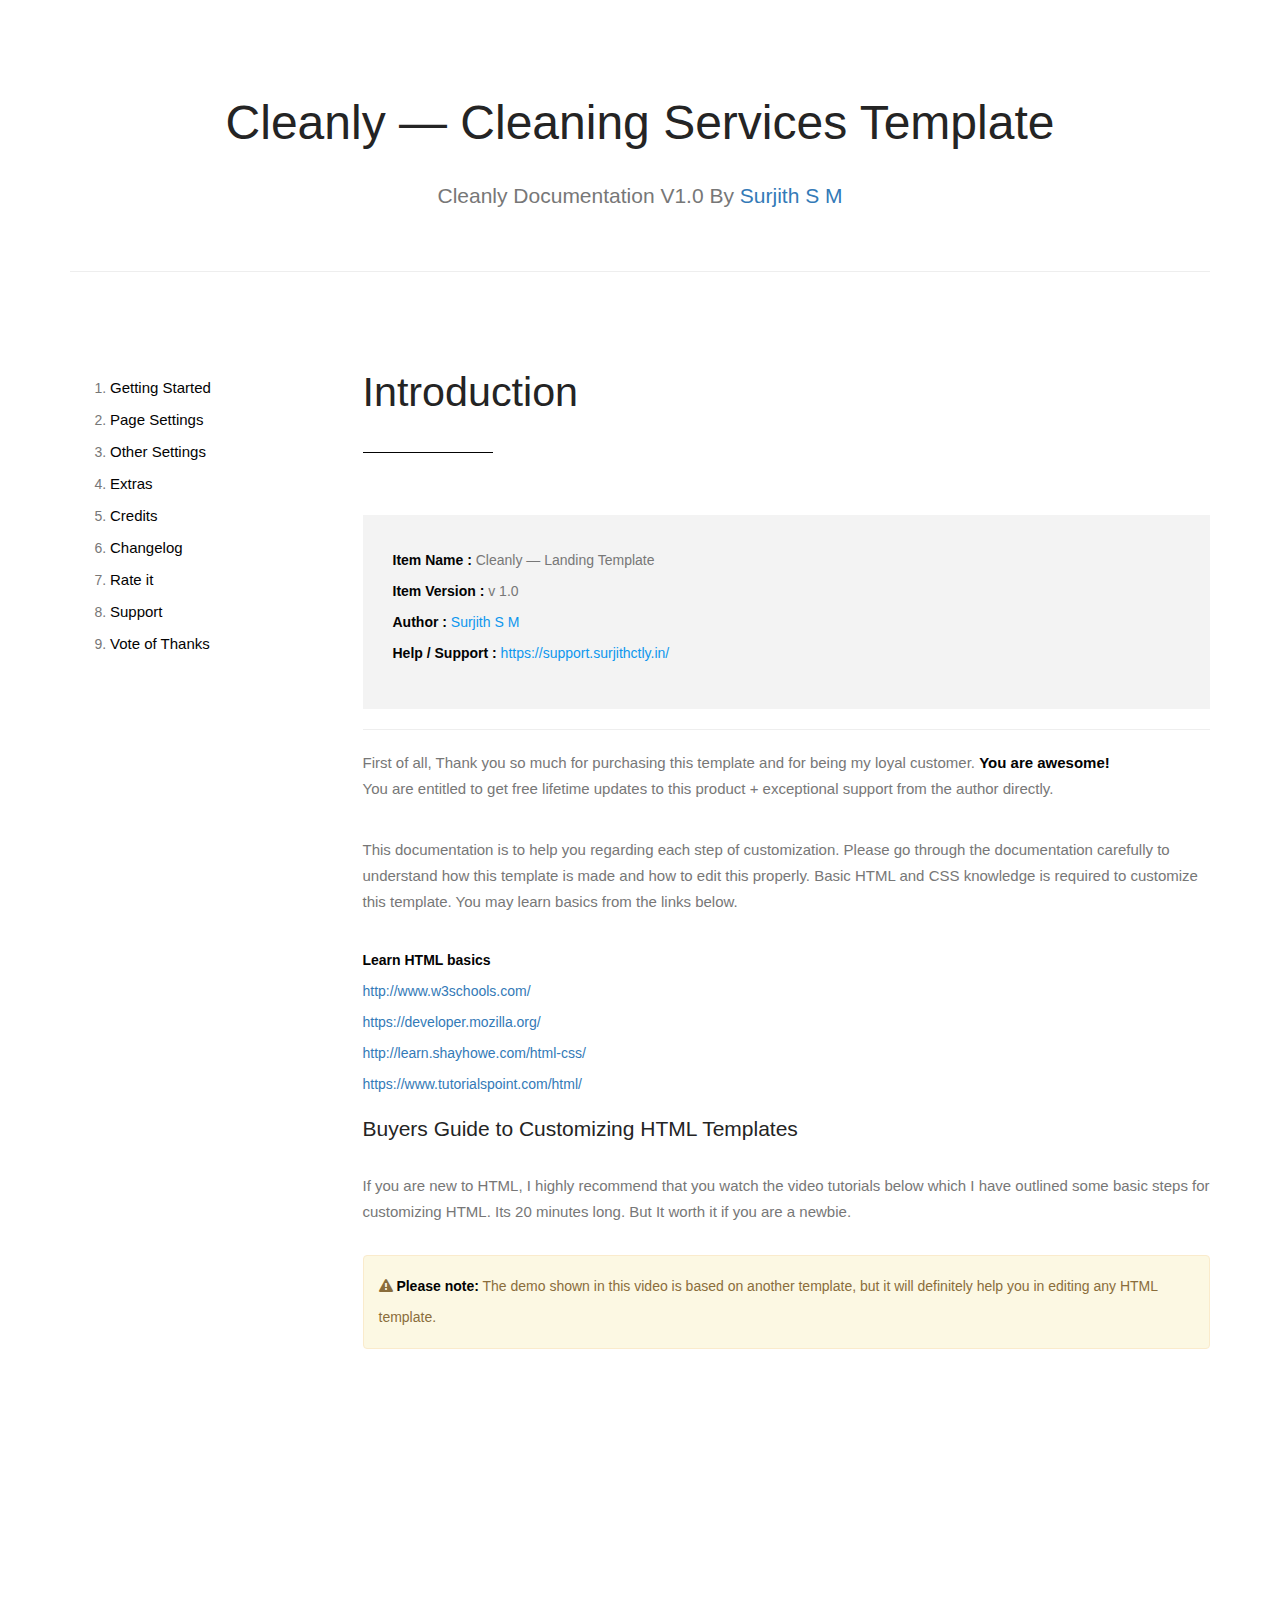
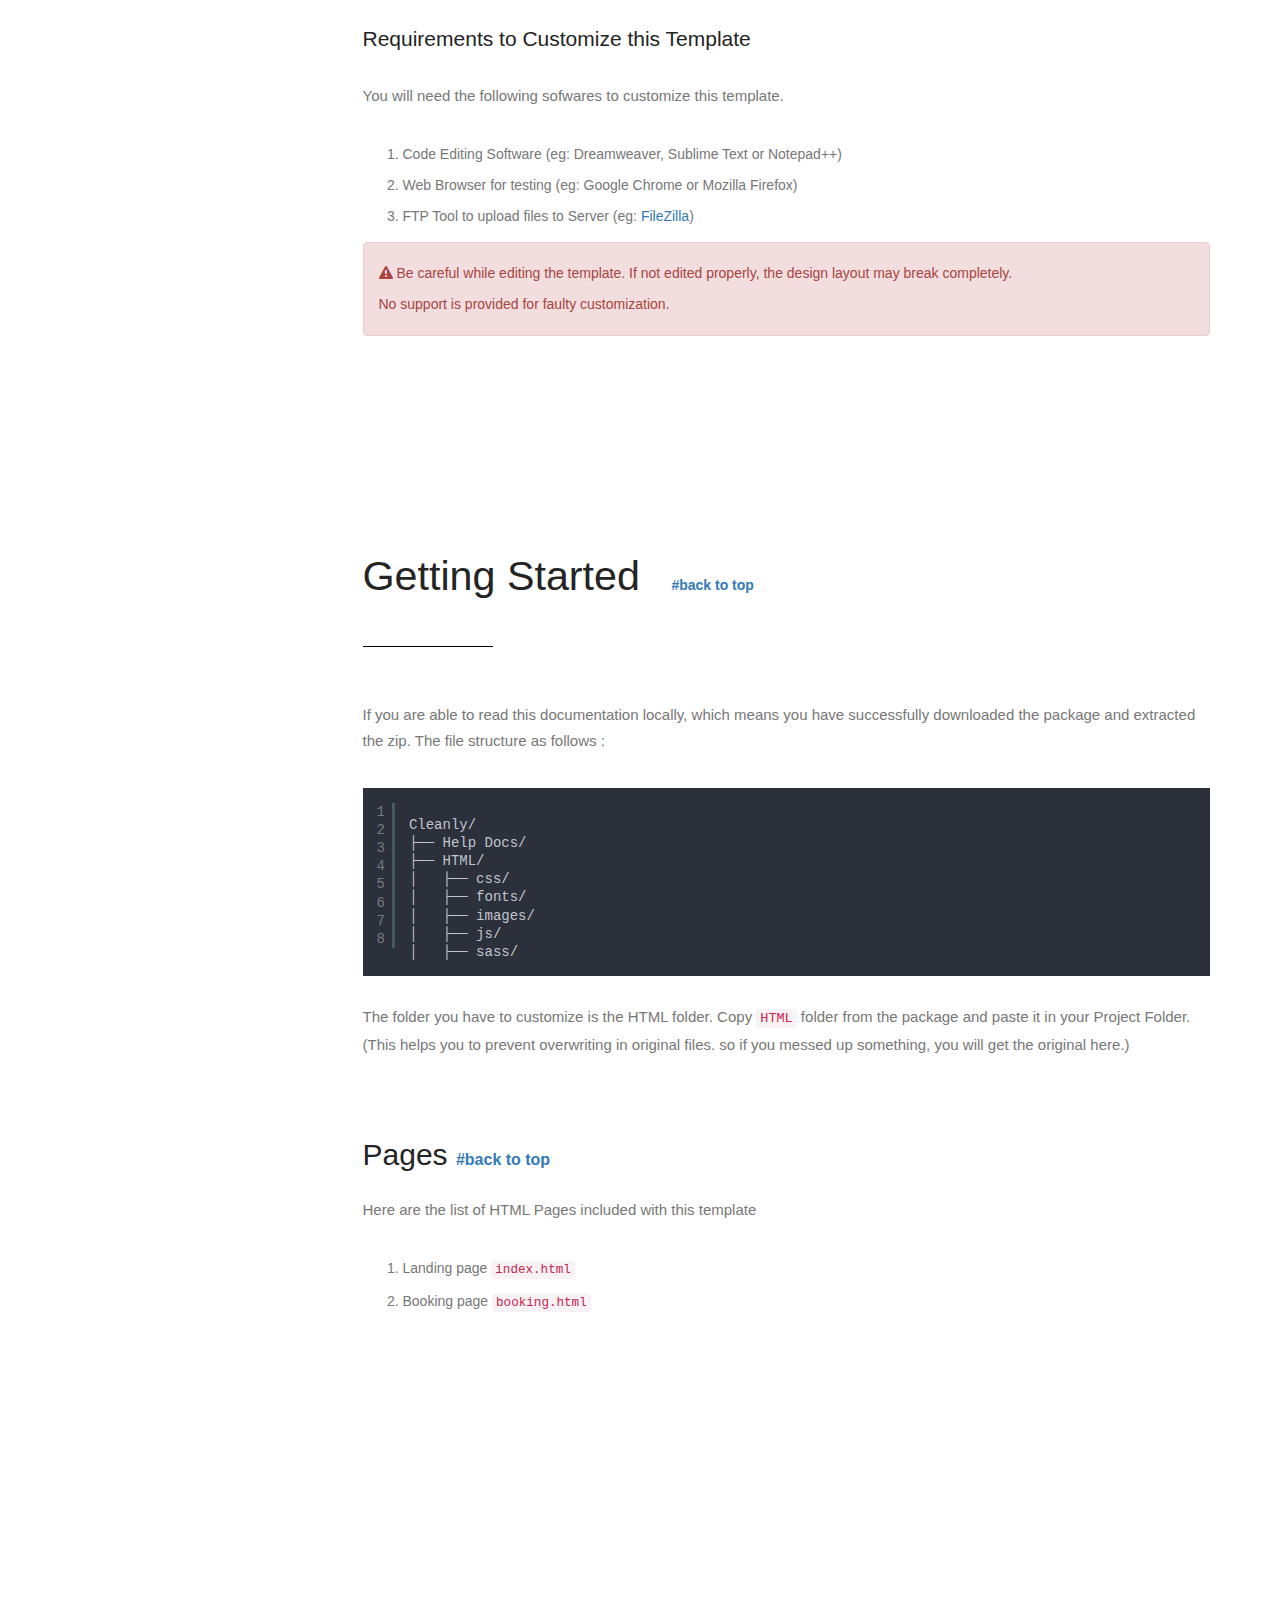
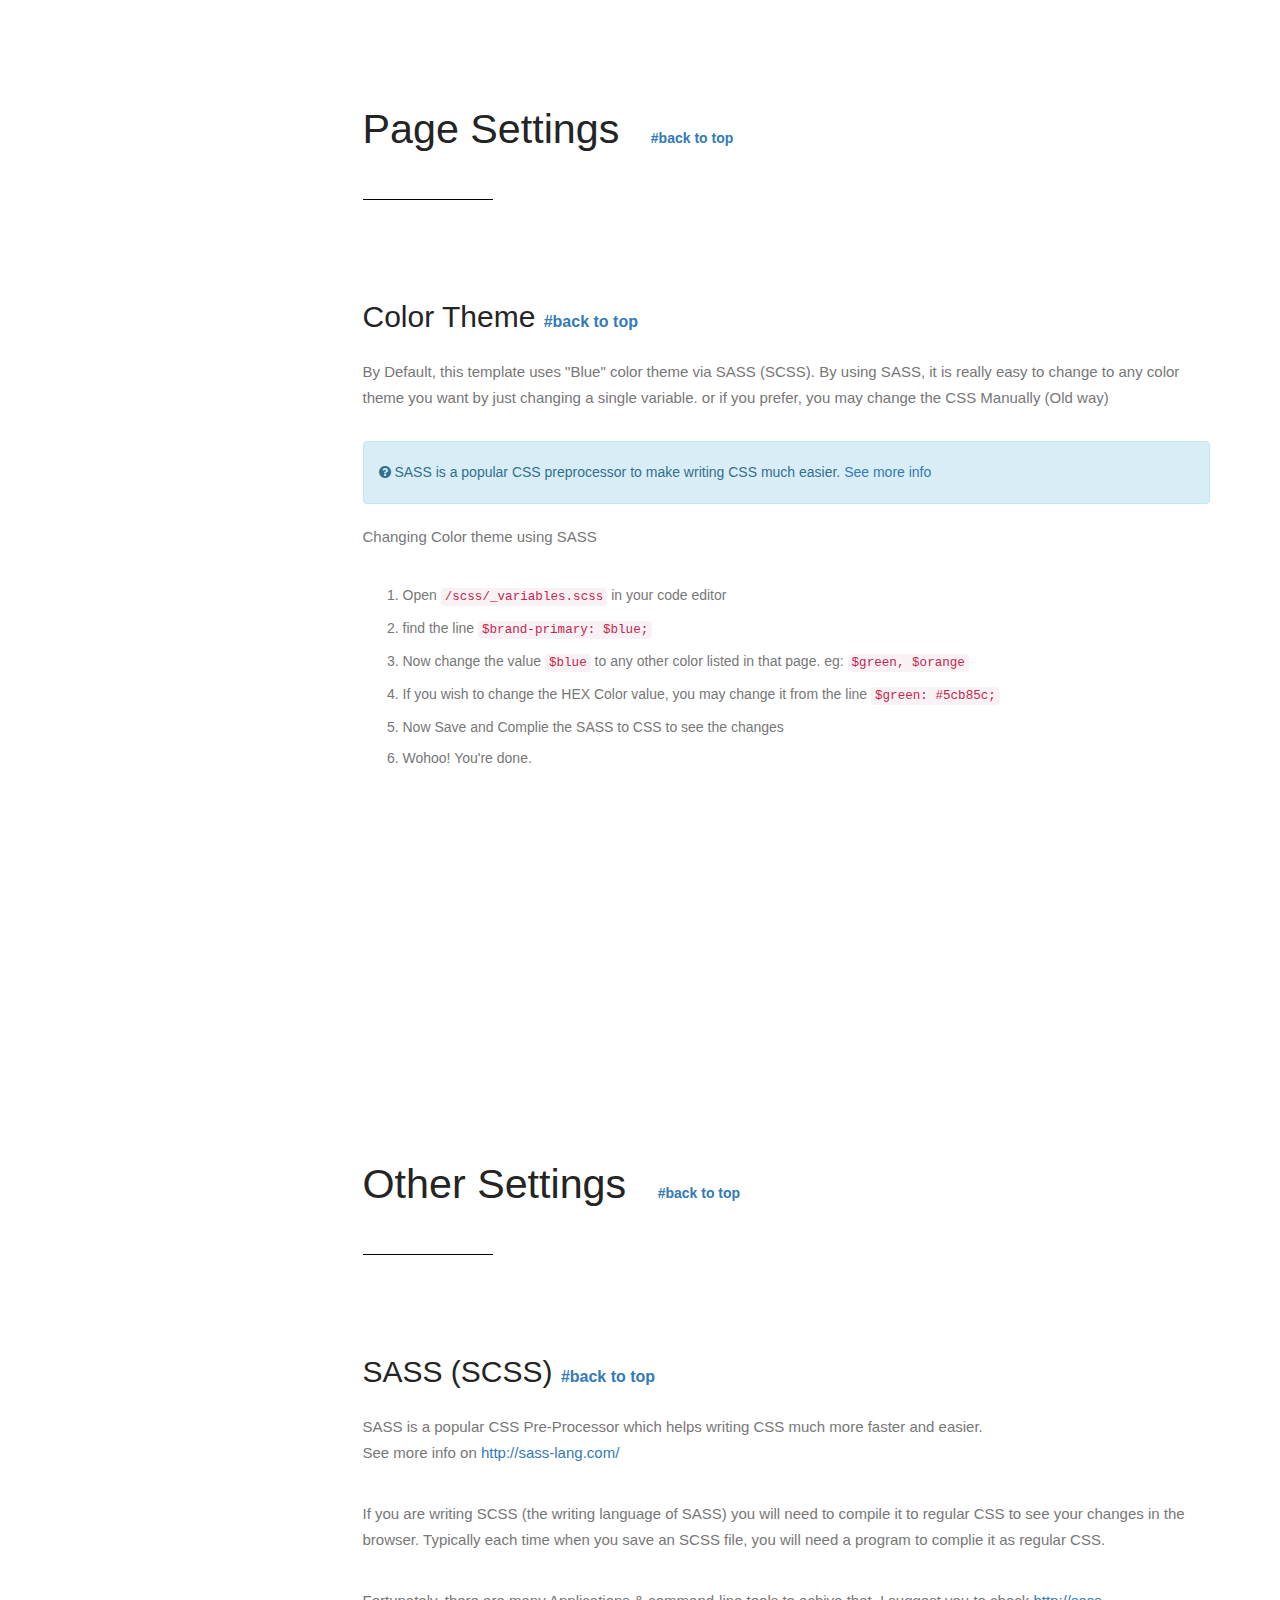
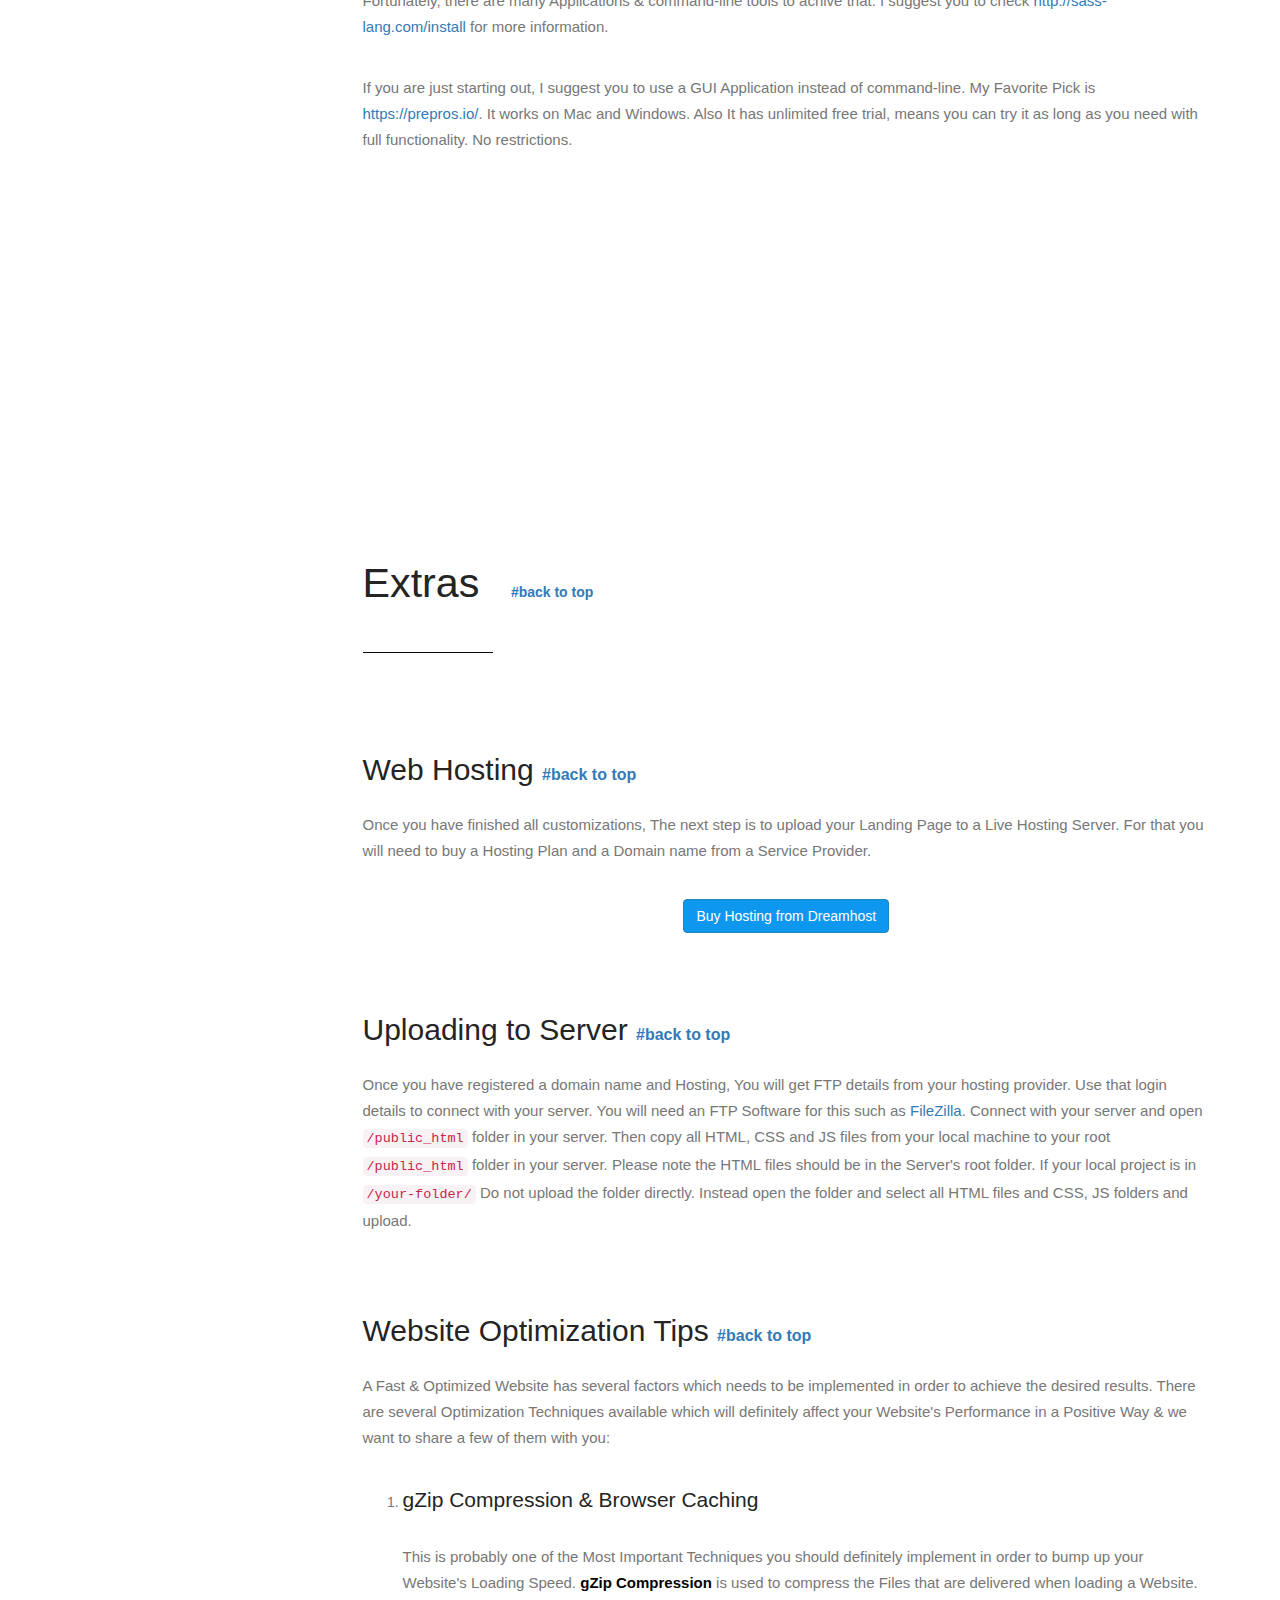
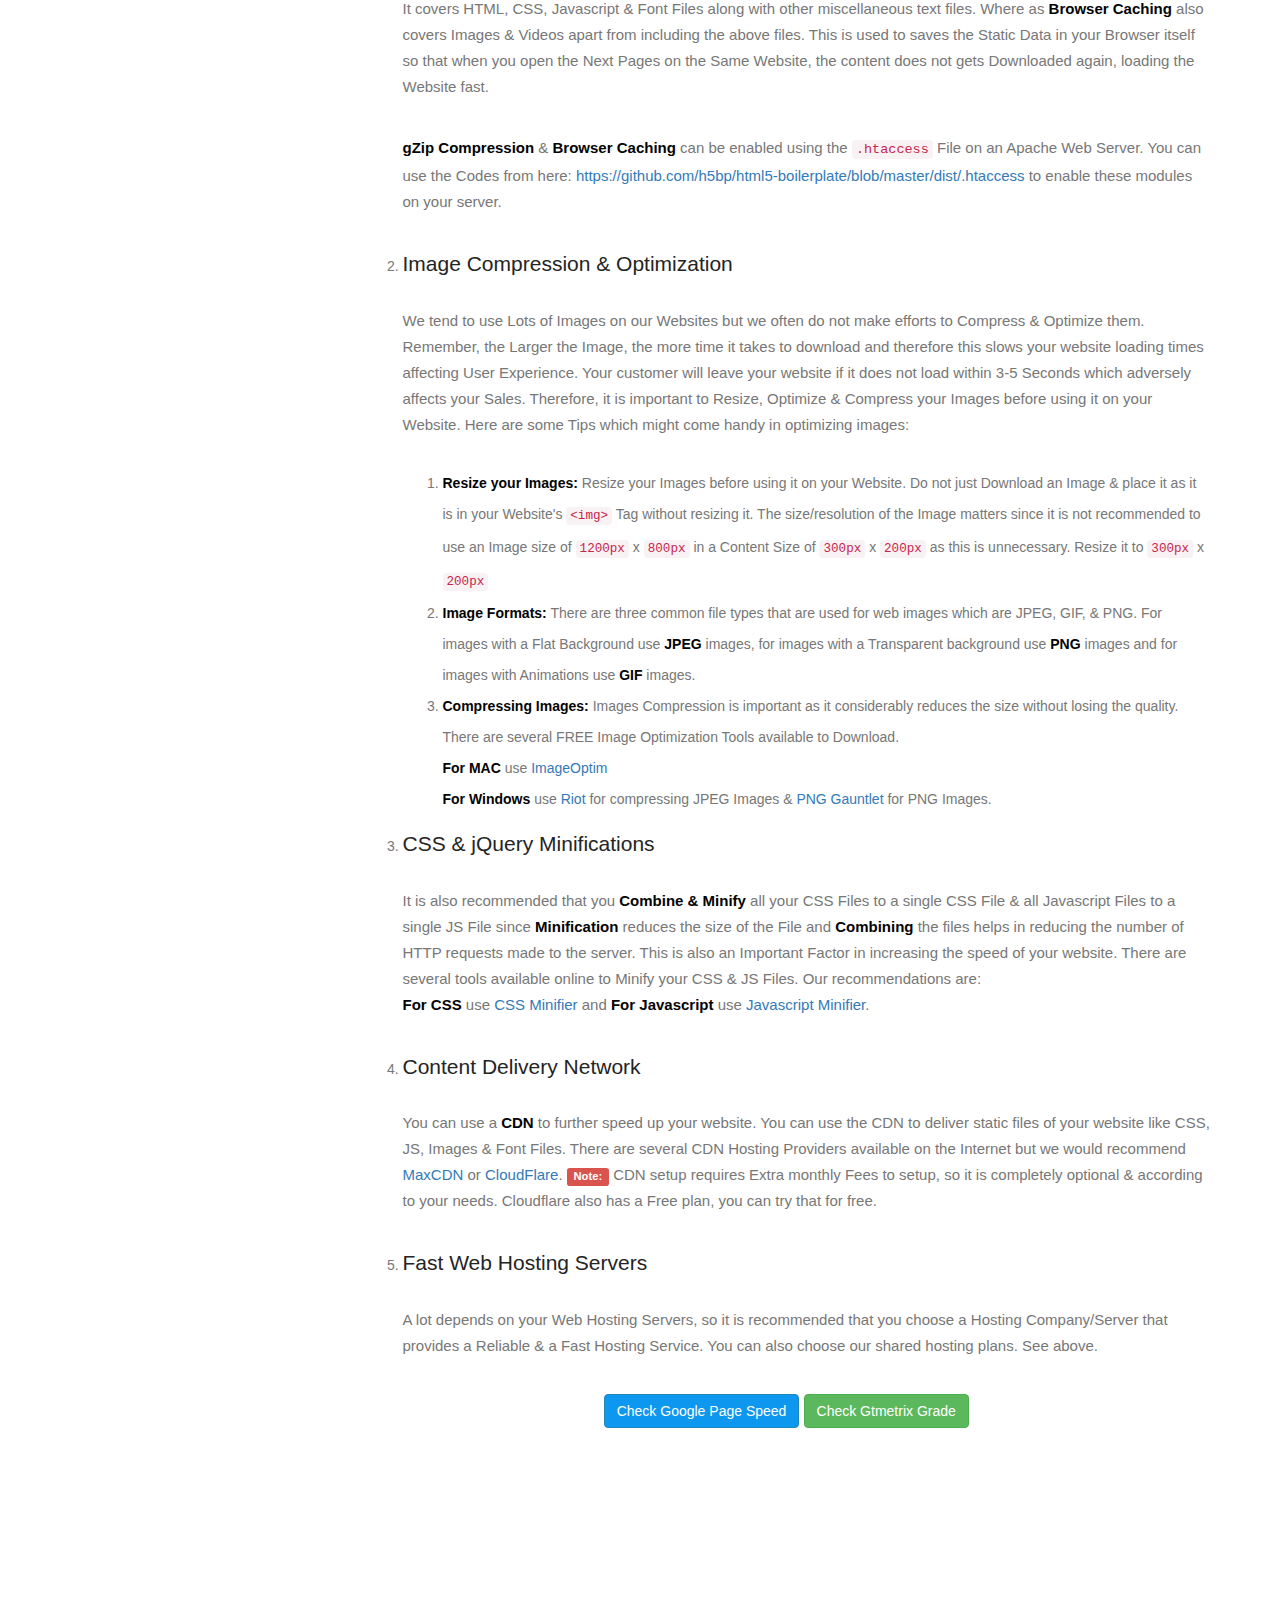
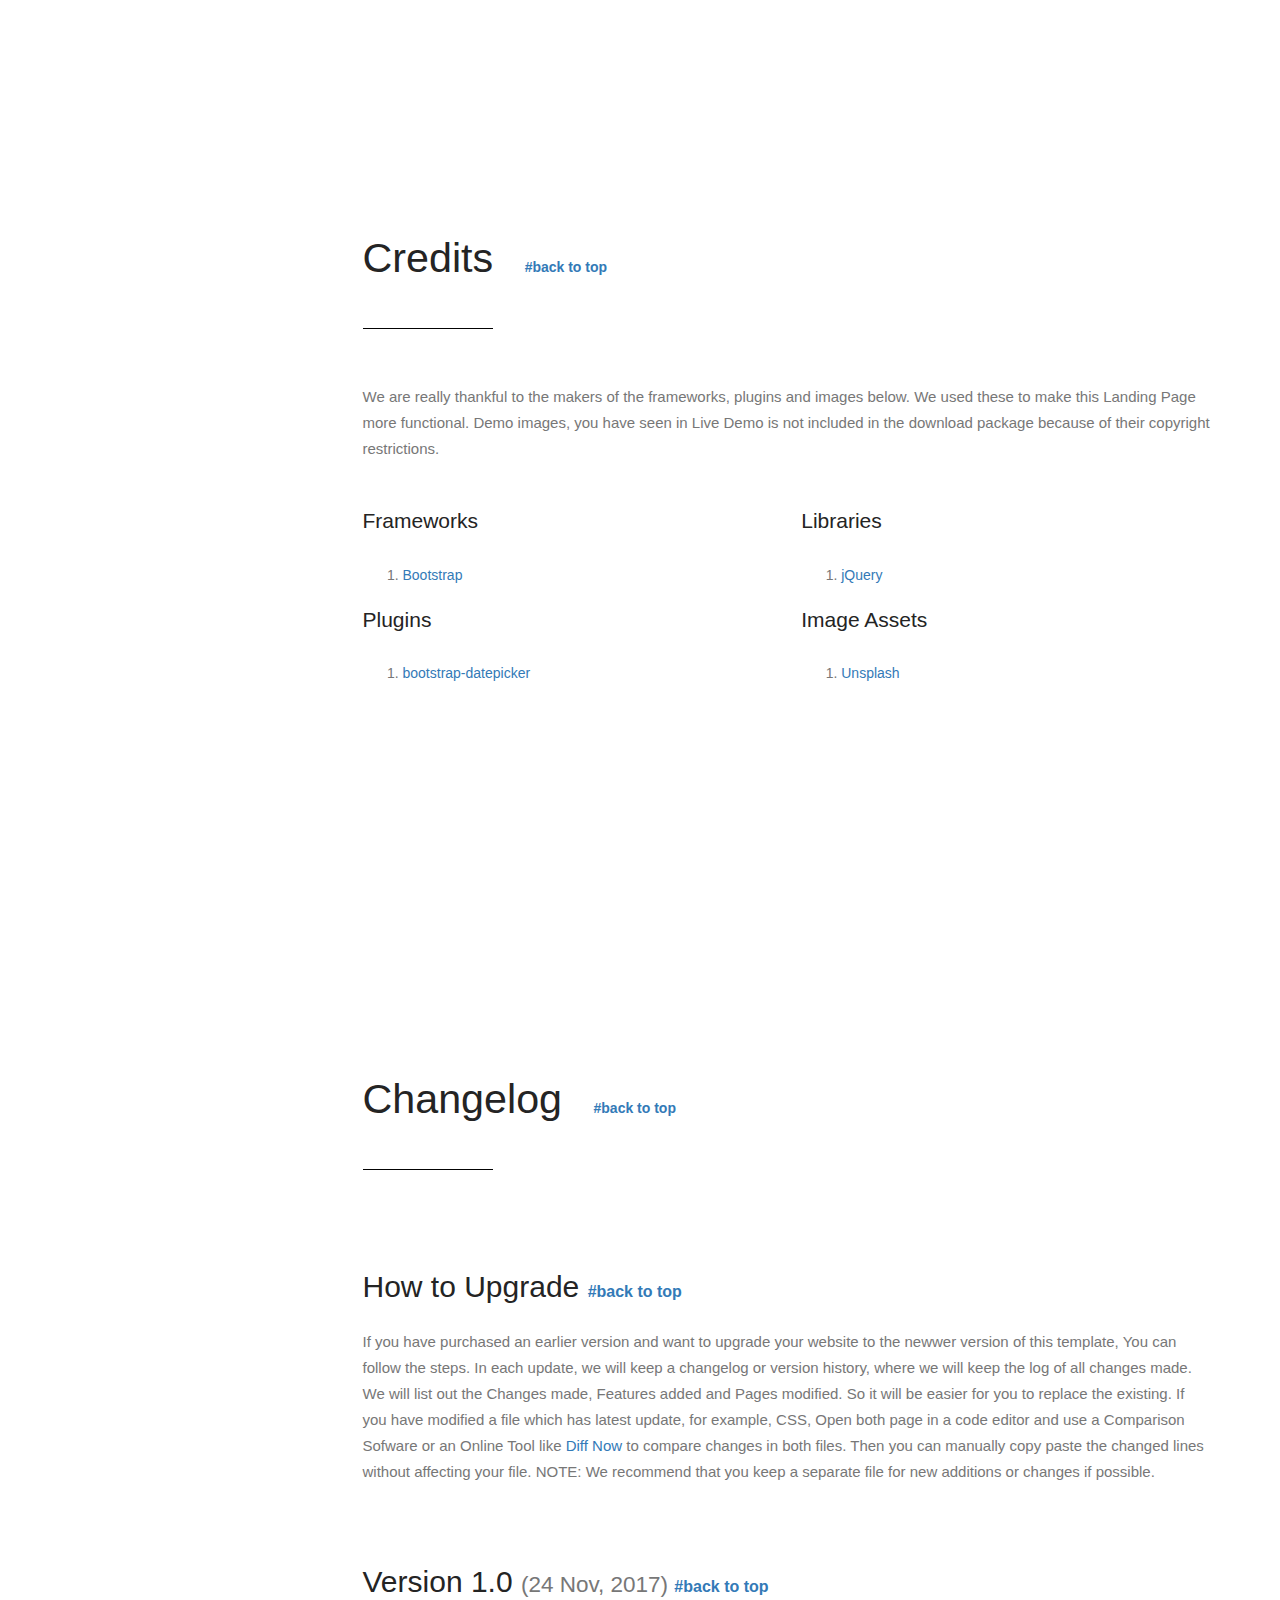
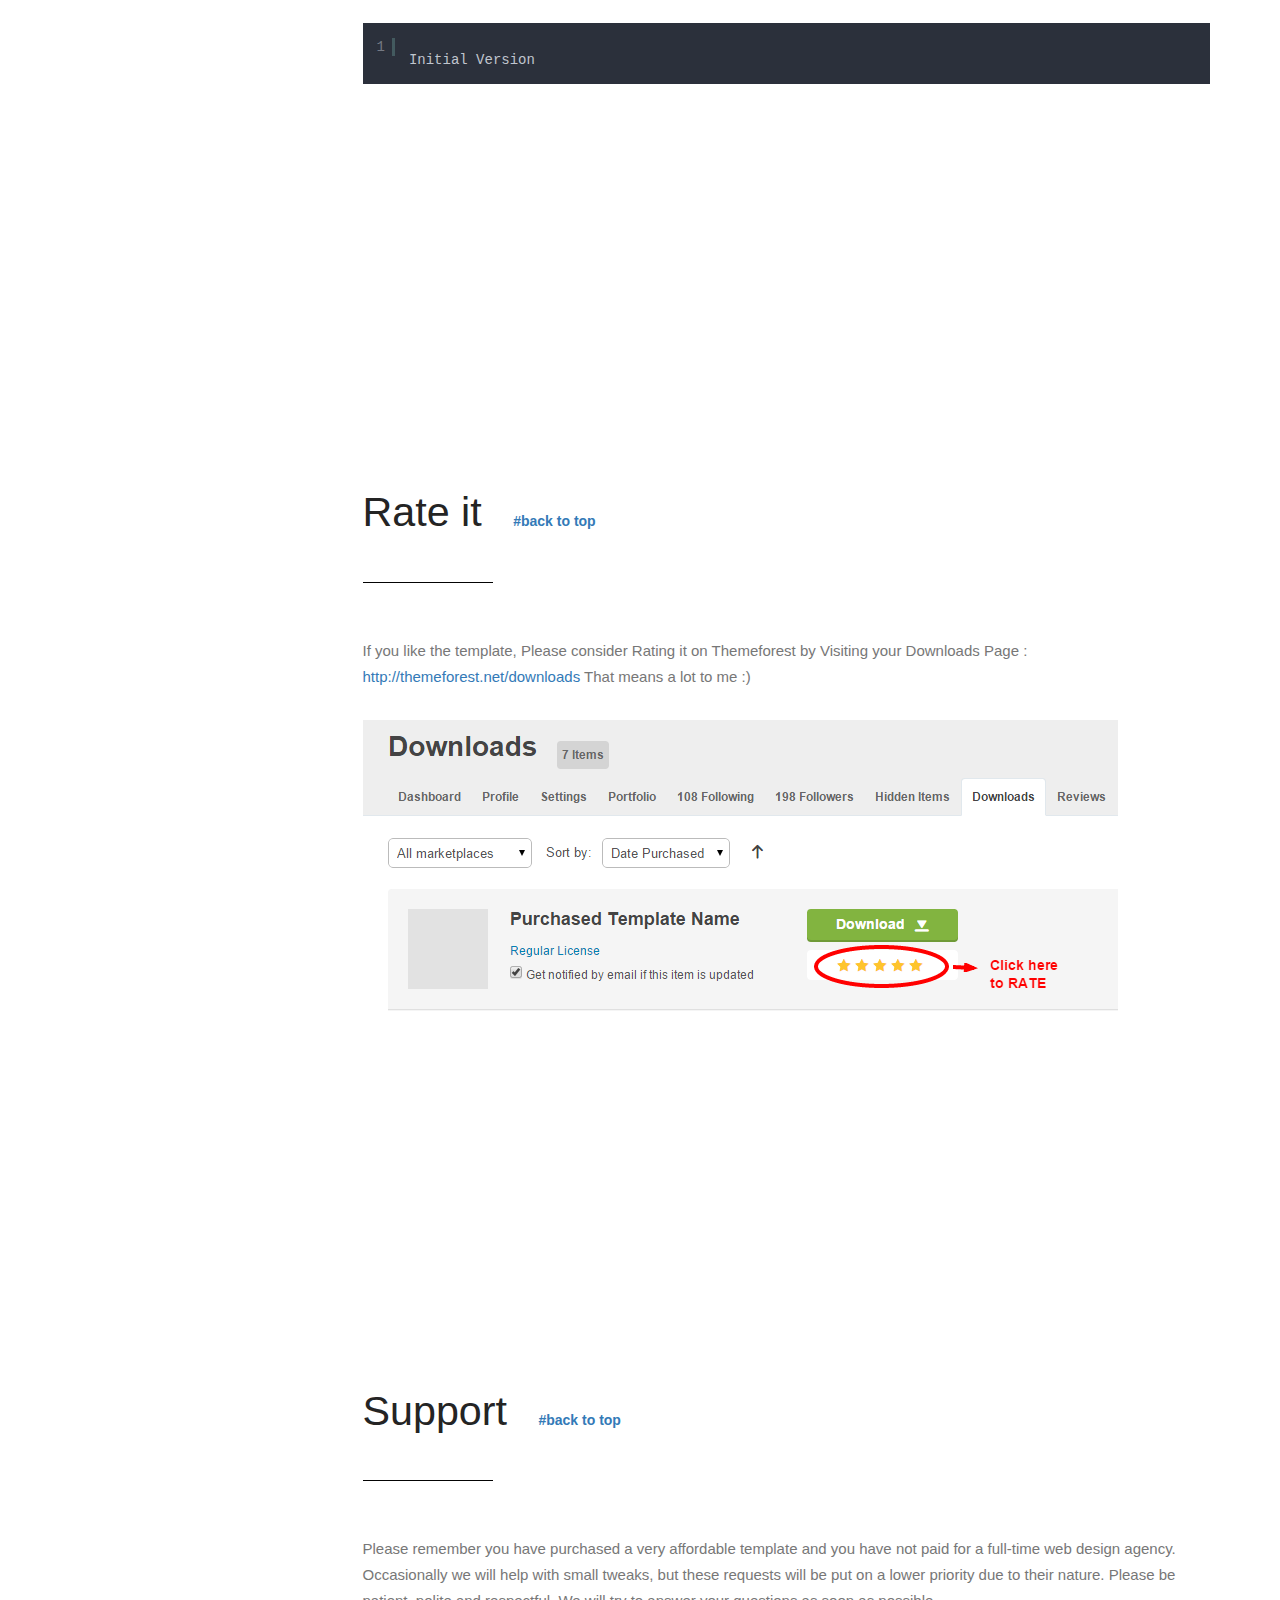
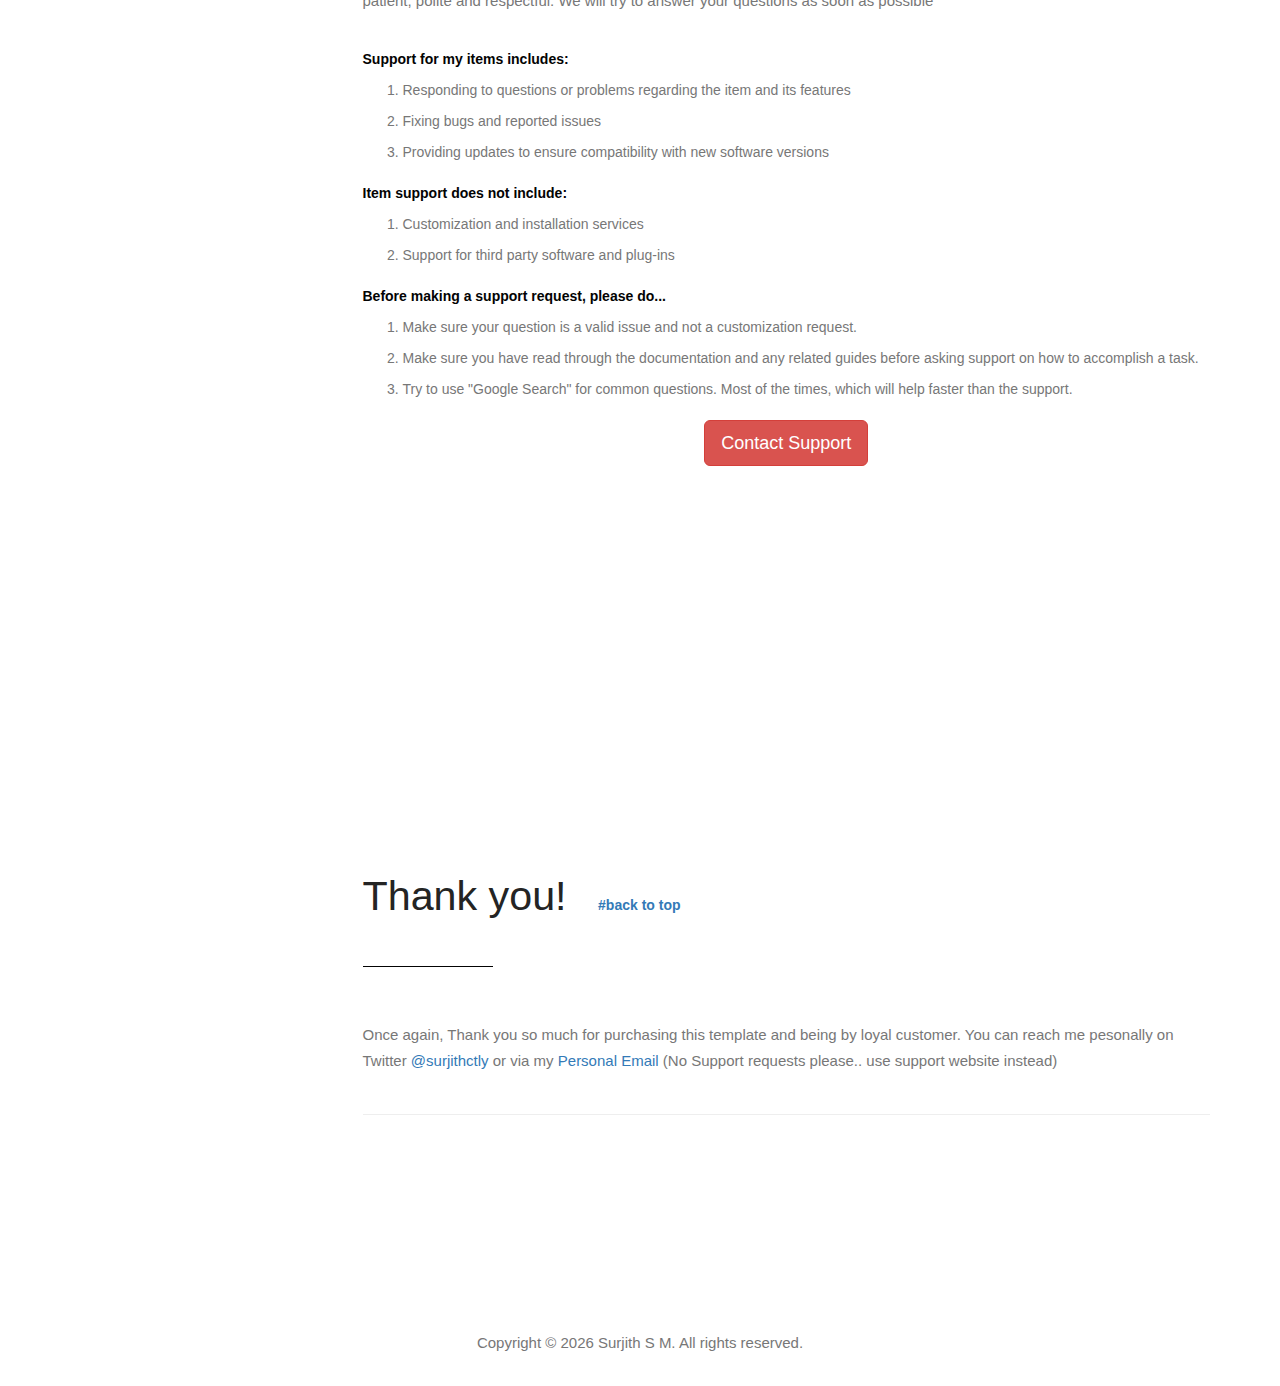
<file: Help Docs/index.html>
<!DOCTYPE html>
<!--[if lt IE 7 ]><html class="ie ie6" lang="en"> <![endif]-->
<!--[if IE 7 ]><html class="ie ie7" lang="en"> <![endif]-->
<!--[if IE 8 ]><html class="ie ie8" lang="en"> <![endif]-->
<!--[if (gte IE 9)|!(IE)]><!-->
<html lang="en">
<!--<![endif]-->

<head>
    <meta charset="utf-8">
    <meta http-equiv="X-UA-Compatible" content="IE=edge">
    <meta name="viewport" content="width=device-width, initial-scale=1, maximum-scale=1">
    <meta name="description" content="Proland Product Template Documentation">
    <meta name="author" content="Surjith S M">
    <meta name="keywords" content="template, documentation">
    <title>Documentation | Cleanly Template by Surjith S M</title>
    <link rel="shortcut icon" href="images/favicon.ico" type="image/x-icon">
    <link rel="stylesheet" type="text/css" href="fonts/font-awesome-4.3.0/css/font-awesome.min.css">
    <link rel="stylesheet" type="text/css" href="css/stroke.css">
    <link rel="stylesheet" type="text/css" href="css/bootstrap.css">
    <link rel="stylesheet" type="text/css" href="css/animate.css">
    <link rel="stylesheet" type="text/css" href="css/prettyPhoto.css">
    <link rel="stylesheet" type="text/css" href="css/style.css">
    <link rel="stylesheet" type="text/css" href="js/syntax-highlighter/styles/shCore.css" media="all">
    <link rel="stylesheet" type="text/css" href="js/syntax-highlighter/styles/shThemeRDark.css" media="all">
    <!-- COLORS -->
    <link rel="stylesheet" type="text/css" href="css/custom.css">
    <!-- HTML5 shim and Respond.js for IE8 support of HTML5 elements and media queries -->
    <!--[if lt IE 9]>
      <script src="https://oss.maxcdn.com/html5shiv/3.7.2/html5shiv.min.js"></script>
      <script src="https://oss.maxcdn.com/respond/1.4.2/respond.min.js"></script>
    <![endif]-->
</head>

<body data-spy="scroll" data-target="#sidebar" data-offset="100">
    <div id="wrapper">
        <div class="container">
            <section id="top" class="section docs-heading">
                <div class="row">
                    <div class="col-md-12">
                        <div class="big-title text-center">
                            <h1>Cleanly — Cleaning Services Template</h1>
                            <p class="lead">Cleanly Documentation v1.0 by <a href="http://themeforest.net/user/surjithctly/?ref=surjithctly&utm_source=docs" target="_blank">Surjith S M</a></p>
                        </div>
                        <!-- end title -->
                    </div>
                    <!-- end 12 -->
                </div>
                <!-- end row -->
                <hr> </section>
            <!-- end section -->
            <div class="row">
                <div class="col-md-3">
                    <div class="docs-sidebar" data-spy="affix" data-offset-top="300" data-offset-bottom="0" id="sidebar">
                        <ol class="intro nav">
                            <li><a href="#line1">Getting Started</a>
                                <ul>
                                    <li><a href="#line1_1">Pages</a></li>
                                </ul>
                            </li>
                            <li><a href="#line2">Page Settings</a>
                                <ul>
                                    <li><a href="#line2_1">Color Theme</a></li>
                                </ul>
                            </li>
                            <li><a href="#line5">Other Settings</a>
                                <ul>
                                    <li><a href="#line5_2">SASS (SCSS)</a></li>
                                </ul>
                            </li>
                            <li><a href="#line7">Extras</a>
                                <ul>
                                    <li><a href="#line7_1">Web Hosting</a></li>
                                    <li><a href="#line7_2">Uploading to Server</a></li>
                                    <li><a href="#line7_3">Optimization Tips</a></li>
                                </ul>
                            </li>
                            <li><a href="#line8">Credits</a></li>
                            <li><a href="#line9">Changelog</a>
                                <ul>
                                    <li><a href="#line9_1">How to Upgrade</a></li>
                                    <!-- <li><a href="#v1_1">Version 1.1</a></li> -->
                                    <li><a href="#v1_0">Version 1.0</a></li>
                                </ul>
                            </li>
                            <li><a href="#line10">Rate it</a></li>
                            <li><a href="#line11">Support</a></li>
                            <li><a href="#line12">Vote of Thanks</a></li>
                        </ol>
                    </div>
                </div>
                <div class="col-md-9">
                    <section class="welcome">
                        <div class="row">
                            <div class="col-md-12 left-align">
                                <h2 class="dark-text">Introduction
                                    <hr> </h2>
                                <div class="row">
                                    <div class="col-md-12 full">
                                        <div class="intro1">
                                            <ul>
                                                <li><strong>Item Name : </strong>Cleanly — Landing Template</li>
                                                <li><strong>Item Version : </strong> v 1.0</li>
                                                <li><strong>Author  : </strong> <a href="http://themeforest.net/user/surjithctly?ref=surjithctly&utm_source=docs" target="_blank">Surjith S M</a></li>
                                                <li><strong>Help / Support : </strong> <a href="https://support.surjithctly.in/?utm_source=docs_header" target="_blank">https://support.surjithctly.in/</a></li>
                                            </ul>
                                        </div>
                                        <hr>
                                        <div>
                                            <p>First of all, Thank you so much for purchasing this template and for being my loyal customer. <strong>You are awesome!</strong> <br> You are entitled to get free lifetime updates to this product + exceptional
                                                support from the author directly. </p>
                                            <p>This documentation is to help you regarding each step of customization. Please go through the documentation carefully to understand how this template is made and how to edit this properly. Basic HTML and CSS
                                                knowledge is required to customize this template. You may learn basics from the links below.</p> <strong>Learn HTML basics</strong>
                                            <ul>
                                                <li> <a href="http://www.w3schools.com/" target="_blank">http://www.w3schools.com/</a></li>
                                                <li><a href="https://developer.mozilla.org/" target="_blank">https://developer.mozilla.org/</a></li>
                                                <li><a href="http://learn.shayhowe.com/html-css/" target="_blank">http://learn.shayhowe.com/html-css/</a></li>
                                                <li><a href="https://www.tutorialspoint.com/html/" target="_blank">https://www.tutorialspoint.com/html/</a></li>
                                            </ul>
                                            <h4>Buyers Guide to Customizing HTML Templates</h4>
                                            <p>If you are new to HTML, I highly recommend that you watch the video tutorials below which I have outlined some basic steps for customizing HTML. Its 20 minutes long. But It worth it if you are a newbie.</p>
                                            <div class="alert alert-warning"><i class="fa fa-exclamation-triangle"></i> <strong>Please note:</strong> The demo shown in this video is based on another template, but it will definitely help you in editing any HTML template.</div>
                                            <!-- // end .alert alert-warning -->
                                            <div class="text-center"> <iframe width="48%" height="230" style="float:left; margin-right:2%;" src="https://www.youtube.com/embed/y_V9KmlqdSI" frameborder="0" allowfullscreen>
                                                </iframe> <iframe width="48%" height="230" src="https://www.youtube.com/embed/OkeqN5PB4bw" frameborder="0" allowfullscreen>
                                                </iframe> </div>
                                            <h4>Requirements to Customize this Template</h4>
                                            <p>You will need the following sofwares to customize this template.</p>
                                            <ol>
                                                <li>Code Editing Software (eg: Dreamweaver, Sublime Text or Notepad++)</li>
                                                <li>Web Browser for testing (eg: Google Chrome or Mozilla Firefox)</li>
                                                <li>FTP Tool to upload files to Server (eg: <a href="https://filezilla-project.org/download.php?type=client" target="_blank">FileZilla</a>) </li>
                                            </ol>
                                            <div class="alert alert-danger clearfix"> <i class="fa fa-exclamation-triangle"></i> Be careful while editing the template. If not edited properly, the design layout may break completely. <br> No support is provided for faulty customization. </div>
                                        </div>
                                    </div>
                                </div>
                                <!-- end row -->
                            </div>
                        </div>
                    </section>
                    <section id="line1" class="section">
                        <div class="row">
                            <div class="col-md-12 left-align">
                                <h2 class="dark-text">Getting Started <a href="#top">#back to top</a>
                                    <hr> </h2>
                            </div>
                            <!-- end col -->
                        </div>
                        <!-- end row -->
                        <div class="row">
                            <div class="col-md-12">
                                <p>If you are able to read this documentation locally, which means you have successfully downloaded the package and extracted the zip. The file structure as follows :</p>
                                <pre class="brush:html">
    Cleanly/
    ├── Help Docs/   
    ├── HTML/
    │   ├── css/
    │   ├── fonts/
    │   ├── images/  
    │   ├── js/  
    │   ├── sass/  
                 </pre>
                                <p> The folder you have to customize is the HTML folder. Copy <code>HTML</code> folder from the package and paste it in your Project Folder. (This helps you to prevent overwriting in original files. so if you messed up something,
                                    you will get the original here.) </p>
                                <h4 id="line1_1" class="sub-title">Pages <a href="#top">#back to top</a></h4>
                                <p> Here are the list of HTML Pages included with this template </p>
                                <ol>
                                    <li>Landing page <code>index.html</code> </li>
                                    <li>Booking page <code>booking.html</code> </li>
                                </ol>
                            </div>
                            <!-- end col -->
                        </div>
                        <!-- end row -->
                    </section>
                    <!-- end section -->
                    <section id="line2" class="section">
                        <div class="row">
                            <div class="col-md-12 left-align">
                                <h2 class="dark-text">Page Settings <a href="#top">#back to top</a>
                                    <hr> </h2>

                            </div>
                            <!-- end col -->
                        </div>
                        <!-- end row -->
                        <h4 class="sub-title" id="line2_1">Color Theme <a href="#top">#back to top</a></h4>
                        <p>By Default, this template uses "Blue" color theme via SASS (SCSS). By using SASS, it is really easy to change to any color theme you want by just changing a single variable. or if you prefer, you may change the CSS Manually (Old
                            way)
                        </p>
                        <div class="alert alert-info"><i class="fa fa-question-circle"></i> SASS is a popular CSS preprocessor to make writing CSS much easier. <a href="#line5_2">See more info</a> </div>
                        <p>Changing Color theme using SASS</p>
                        <ol>
                            <li>Open <code>/scss/_variables.scss</code> in your code editor</li>
                            <li>find the line <code>$brand-primary: $blue;</code></li>
                            <li>Now change the value <code>$blue</code> to any other color listed in that page. eg: <code>$green, $orange</code></li>
                            <li>If you wish to change the HEX Color value, you may change it from the line <code>$green: #5cb85c;</code></li>
                            <li>Now Save and Complie the SASS to CSS to see the changes</li>
                            <li>Wohoo! You're done.</li>
                        </ol>

                    </section>
                    <!-- end section -->

                    <section id="line5" class="section">
                        <div class="row">
                            <div class="col-md-12 left-align">
                                <h2 class="dark-text">Other Settings <a href="#top">#back to top</a>
                                    <hr> </h2>
                            </div>
                            <!-- end col -->
                        </div>
                        <!-- end row -->

                        <h4 class="sub-title" id="line5_2">SASS (SCSS) <a href="#top">#back to top</a></h4>
                        <p>SASS is a popular CSS Pre-Processor which helps writing CSS much more faster and easier. <br> See more info on <a href="http://sass-lang.com/" target="_blank">http://sass-lang.com/</a></p>
                        <p>If you are writing SCSS (the writing language of SASS) you will need to compile it to regular CSS to see your changes in the browser. Typically each time when you save an SCSS file, you will need a program to complie it as regular
                            CSS. </p>
                        <p>Fortunately, there are many Applications &amp; command-line tools to achive that. I suggest you to check <a href="http://sass-lang.com/install" target="_blank">http://sass-lang.com/install</a> for more information. </p>
                        <p>If you are just starting out, I suggest you to use a GUI Application instead of command-line. My Favorite Pick is <a href="https://prepros.io/" target="_blank">https://prepros.io/</a>. It works on Mac and Windows. Also It has unlimited
                            free trial, means you can try it as long as you need with full functionality. No restrictions.</p>
                    </section>
                    <!-- end section -->
                    <section id="line7" class="section">
                        <div class="row">
                            <div class="col-md-12 left-align">
                                <h2 class="dark-text">Extras <a href="#top">#back to top</a>
                                    <hr> </h2>
                            </div>
                            <!-- end col -->
                        </div>
                        <!-- end row -->
                        <h4 class="sub-title" id="line7_1">Web Hosting <a href="#top">#back to top</a></h4>
                        <p>Once you have finished all customizations, The next step is to upload your Landing Page to a Live Hosting Server. For that you will need to buy a Hosting Plan and a Domain name from a Service Provider. </p>
                        <p class="text-center"> <a href="http://mbsy.co/dreamhost/29367907
" class="btn btn-primary" target="_blank">Buy Hosting from Dreamhost</a> </p>
                        <h4 class="sub-title" id="line7_2">Uploading to Server <a href="#top">#back to top</a></h4>
                        <p>Once you have registered a domain name and Hosting, You will get FTP details from your hosting provider. Use that login details to connect with your server. You will need an FTP Software for this such as <a href="https://filezilla-project.org/download.php?type=client"
                                target="_blank">FileZilla</a>. Connect with your server and open <code>/public_html</code> folder in your server. Then copy all HTML, CSS and JS files from your local machine to your root <code>/public_html</code> folder in
                            your server. Please note the HTML files should be in the Server's root folder. If your local project is in <code>/your-folder/</code> Do not upload the folder directly. Instead open the folder and select all HTML files and
                            CSS, JS folders and upload.</p>
                        <h4 class="sub-title" id="line7_3">Website Optimization Tips <a href="#top">#back to top</a></h4>
                        <p>A Fast &amp; Optimized Website has several factors which needs to be implemented in order to achieve the desired results. There are several Optimization Techniques available which will definitely affect your Website's Performance
                            in a Positive Way &amp; we want to share a few of them with you:</p>
                        <ol>
                            <li>
                                <h4>gZip Compression &amp; Browser Caching</h4>
                                <p>This is probably one of the Most Important Techniques you should definitely implement in order to bump up your Website's Loading Speed. <strong>gZip Compression</strong> is used to compress the Files that are delivered
                                    when loading a Website. It covers HTML, CSS, Javascript &amp; Font Files along with other miscellaneous text files. Where as <strong>Browser Caching</strong> also covers Images &amp; Videos apart from including the
                                    above files. This is used to saves the Static Data in your Browser itself so that when you open the Next Pages on the Same Website, the content does not gets Downloaded again, loading the Website fast.</p>
                                <p><strong>gZip Compression</strong> &amp; <strong>Browser Caching</strong> can be enabled using the <code>.htaccess</code> File on an Apache Web Server. You can use the Codes from here: <a href="https://github.com/h5bp/html5-boilerplate/blob/master/dist/.htaccess"
                                        target="_blank">https://github.com/h5bp/html5-boilerplate/blob/master/dist/.htaccess</a> to enable these modules on your server.</p>
                            </li>
                            <li>
                                <h4>Image Compression &amp; Optimization</h4>
                                <p>We tend to use Lots of Images on our Websites but we often do not make efforts to Compress &amp; Optimize them. Remember, the Larger the Image, the more time it takes to download and therefore this slows your website loading
                                    times affecting User Experience. Your customer will leave your website if it does not load within 3-5 Seconds which adversely affects your Sales. Therefore, it is important to Resize, Optimize &amp; Compress your Images
                                    before using it on your Website. Here are some Tips which might come handy in optimizing images:</p>
                                <ol>
                                    <li><strong>Resize your Images:</strong> Resize your Images before using it on your Website. Do not just Download an Image &amp; place it as it is in your Website's <code>&lt;img&gt;</code> Tag without resizing it. The
                                        size/resolution of the Image matters since it is not recommended to use an Image size of <code>1200px</code> x <code>800px</code> in a Content Size of <code>300px</code> x <code>200px</code> as this is unnecessary.
                                        Resize it to <code>300px</code> x <code>200px</code></li>
                                    <li><strong>Image Formats:</strong> There are three common file types that are used for web images which are JPEG, GIF, &amp; PNG. For images with a Flat Background use <strong>JPEG</strong> images, for images with a Transparent
                                        background use <strong>PNG</strong> images and for images with Animations use <strong>GIF</strong> images.</li>
                                    <li><strong>Compressing Images:</strong> Images Compression is important as it considerably reduces the size without losing the quality. There are several FREE Image Optimization Tools available to Download. <br><strong>For MAC</strong>                                        use <a href="https://imageoptim.com/" target="_blank">ImageOptim</a> <br><strong>For Windows</strong> use <a href="http://luci.criosweb.ro/riot/" target="_blank">Riot</a> for compressing JPEG Images &amp; <a href="http://pnggauntlet.com/"
                                            target="_blank">PNG Gauntlet</a> for PNG Images.</li>
                                </ol>
                            </li>
                            <li>
                                <h4>CSS &amp; jQuery Minifications</h4>
                                <p>It is also recommended that you <strong>Combine &amp; Minify</strong> all your CSS Files to a single CSS File &amp; all Javascript Files to a single JS File since <strong>Minification</strong> reduces the size of the File
                                    and <strong>Combining</strong> the files helps in reducing the number of HTTP requests made to the server. This is also an Important Factor in increasing the speed of your website. There are several tools available
                                    online to Minify your CSS &amp; JS Files. Our recommendations are: <br><strong>For CSS</strong> use <a href="http://cssminifier.com/" target="_blank">CSS Minifier</a> and <strong>For Javascript</strong> use <a href="http://javascript-minifier.com/"
                                        target="_blank">Javascript Minifier</a>.</p>
                            </li>
                            <li>
                                <h4>Content Delivery Network</h4>
                                <p>You can use a <strong>CDN</strong> to further speed up your website. You can use the CDN to deliver static files of your website like CSS, JS, Images &amp; Font Files. There are several CDN Hosting Providers available on
                                    the Internet but we would recommend <a href="https://www.maxcdn.com/" target="_blank">MaxCDN</a> or <a href="http://www.cloudflare.com/" target="_blank">CloudFlare</a>. <span class="label label-danger">Note:</span>                                    CDN setup requires Extra monthly Fees to setup, so it is completely optional &amp; according to your needs. Cloudflare also has a Free plan, you can try that for free.</p>
                            </li>
                            <li>
                                <h4>Fast Web Hosting Servers</h4>
                                <p>A lot depends on your Web Hosting Servers, so it is recommended that you choose a Hosting Company/Server that provides a Reliable &amp; a Fast Hosting Service. You can also choose our shared hosting plans. See above.</p>
                            </li>
                        </ol>
                        <p class="text-center"> <a href="https://developers.google.com/speed/pagespeed/insights/" class="btn btn-primary" target="_blank">Check Google Page Speed</a> <a href="https://gtmetrix.com/" class="btn btn-success" target="_blank">Check Gtmetrix Grade</a>                            </p>
                    </section>
                    <!-- end section -->
                    <section id="line8" class="section">
                        <div class="row">
                            <div class="col-md-12 left-align">
                                <h2 class="dark-text">Credits <a href="#top">#back to top</a>
                                    <hr> </h2>
                            </div>
                            <!-- end col -->
                        </div>
                        <!-- end row -->
                        <p>We are really thankful to the makers of the frameworks, plugins and images below. We used these to make this Landing Page more functional. Demo images, you have seen in Live Demo is not included in the download package because
                            of their copyright restrictions.</p>
                        <div class="row">
                            <div class="col-md-6">
                                <h4>Frameworks</h4>
                                <ol>
                                    <li><a href="http://getbootstrap.com/" target="_blank">Bootstrap</a></li>
                                </ol>
                                <h4>Plugins</h4>
                                <ol>
                                    <li><a href="https://eternicode.github.io/bootstrap-datepicker/" target="_blank">bootstrap-datepicker</a></li>
                                </ol>
                            </div>
                            <div class="col-md-6">
                                <h4>Libraries</h4>
                                <ol>
                                    <li><a href="http://jquery.com/" target="_blank">jQuery</a> </li>
                                </ol>
                                <h4>Image Assets</h4>
                                <ol>
                                    <li><a href="http://unsplash.com/" target="_blank">Unsplash </a></li>
                                </ol>

                            </div>
                        </div>
                    </section>
                    <!-- end section -->
                    <section id="line9" class="section">
                        <div class="row">
                            <div class="col-md-12 left-align">
                                <h2 class="dark-text">Changelog <a href="#top">#back to top</a>
                                    <hr> </h2>
                            </div>
                            <!-- end col -->
                        </div>
                        <!-- end row -->
                        <h4 class="sub-title" id="line9_1">How to Upgrade <a href="#top">#back to top</a></h4>
                        <p>If you have purchased an earlier version and want to upgrade your website to the newwer version of this template, You can follow the steps. In each update, we will keep a changelog or version history, where we will keep the log
                            of all changes made. We will list out the Changes made, Features added and Pages modified. So it will be easier for you to replace the existing. If you have modified a file which has latest update, for example, CSS, Open both
                            page in a code editor and use a Comparison Sofware or an Online Tool like <a href="http://diffnow.com" target="_blank">Diff Now</a> to compare changes in both files. Then you can manually copy paste the changed lines without
                            affecting your file. NOTE: We recommend that you keep a separate file for new additions or changes if possible.</p>
                        <!-- 
                        <h4 class="sub-title" id="v1_1">Version 1.1 <small>(11 Jul, 2017) </small><a href="#top">#back to top</a></h4>
                        <pre class="brush:html">ADDED: Multipage Versions</pre> -->
                        <h4 class="sub-title" id="v1_0">Version 1.0 <small>(24 Nov, 2017) </small><a href="#top">#back to top</a></h4>
                        <pre class="brush:html">Initial Version</pre> </section>
                    <!-- end section -->
                    <section id="line10" class="section">
                        <div class="row">
                            <div class="col-md-12 left-align">
                                <h2 class="dark-text">Rate it <a href="#top">#back to top</a>
                                    <hr> </h2>
                            </div>
                            <!-- end col -->
                        </div>
                        <!-- end row -->
                        <p>If you like the template, Please consider Rating it on Themeforest by Visiting your Downloads Page : <a href="http://themeforest.net/downloads" target="_blank">http://themeforest.net/downloads</a> That means a lot to me :)</p>
                        <img src="images/upload/rate-template.png" alt="rate this template"> </section>
                    <!-- end section -->
                    <section id="line11" class="section">
                        <div class="row">
                            <div class="col-md-12 left-align">
                                <h2 class="dark-text">Support <a href="#top">#back to top</a>
                                    <hr> </h2>
                            </div>
                            <!-- end col -->
                        </div>
                        <!-- end row -->
                        <p>Please remember you have purchased a very affordable template and you have not paid for a full-time web design agency. Occasionally we will help with small tweaks, but these requests will be put on a lower priority due to their
                            nature. Please be patient, polite and respectful. We will try to answer your questions as soon as possible</p> <strong>Support for my items includes:</strong>
                        <ol>
                            <li>Responding to questions or problems regarding the item and its features</li>
                            <li>Fixing bugs and reported issues</li>
                            <li>Providing updates to ensure compatibility with new software versions</li>
                        </ol> <strong>Item support does not include:</strong>
                        <ol>
                            <li>Customization and installation services</li>
                            <li>Support for third party software and plug-ins</li>
                        </ol> <strong>Before making a support request, please do...</strong>
                        <ol>
                            <li>Make sure your question is a valid issue and not a customization request.</li>
                            <li>Make sure you have read through the documentation and any related guides before asking support on how to accomplish a task.</li>
                            <li>Try to use "Google Search" for common questions. Most of the times, which will help faster than the support.</li>
                        </ol>
                        <p class="text-center"> <a href="https://support.surjithctly.in/?utm_source=docs_footer" class="btn btn-danger btn-lg" target="_blank">Contact Support</a></p>
                    </section>
                    <!-- end section -->
                    <section id="line12" class="section">
                        <div class="row">
                            <div class="col-md-12 left-align">
                                <h2 class="dark-text">Thank you! <a href="#top">#back to top</a>
                                    <hr> </h2>
                            </div>
                            <!-- end col -->
                        </div>
                        <!-- end row -->
                        <div class="row">
                            <div class="col-md-12">
                                <p>Once again, Thank you so much for purchasing this template and being by loyal customer. You can reach me pesonally on Twitter <a href="https://twitter.com/surjithctly">@surjithctly</a> or via my <a href="mailto:mail@surjithctly.in"
                                        target="_blank">Personal Email</a> (No Support requests please.. use support website instead)</p>
                                <hr> </div>
                        </div>
                        <!-- end row -->
                    </section>
                    <!-- end section -->
                </div>
                <!-- // end .col -->
            </div>
            <!-- // end .row -->
            <footer>
                <p class="text-center">Copyright ©
                    <script type="text/javascript">
                        document.write(new Date().getFullYear());
                    </script> Surjith S M. All rights reserved.</p>
            </footer>
        </div>
        <!-- // end container -->
    </div>
    <!-- end wrapper -->
    <script src="js/jquery.min.js"></script>
    <script src="js/bootstrap.min.js"></script>
    <script src="js/retina.js"></script>
    <script src="js/jquery.fitvids.js"></script>
    <script src="js/wow.js"></script>
    <script src="js/jquery.prettyPhoto.js"></script>
    <!-- CUSTOM PLUGINS -->
    <script src="js/custom.js"></script>
    <script src="js/main.js"></script>
    <script src="js/syntax-highlighter/scripts/shCore.js"></script>
    <script src="js/syntax-highlighter/scripts/shBrushXml.js"></script>
    <script src="js/syntax-highlighter/scripts/shBrushCss.js"></script>
    <script src="js/syntax-highlighter/scripts/shBrushJScript.js"></script>
    <script src="js/syntax-highlighter/scripts/shBrushPhp.js"></script>
</body>

</html>
</file>
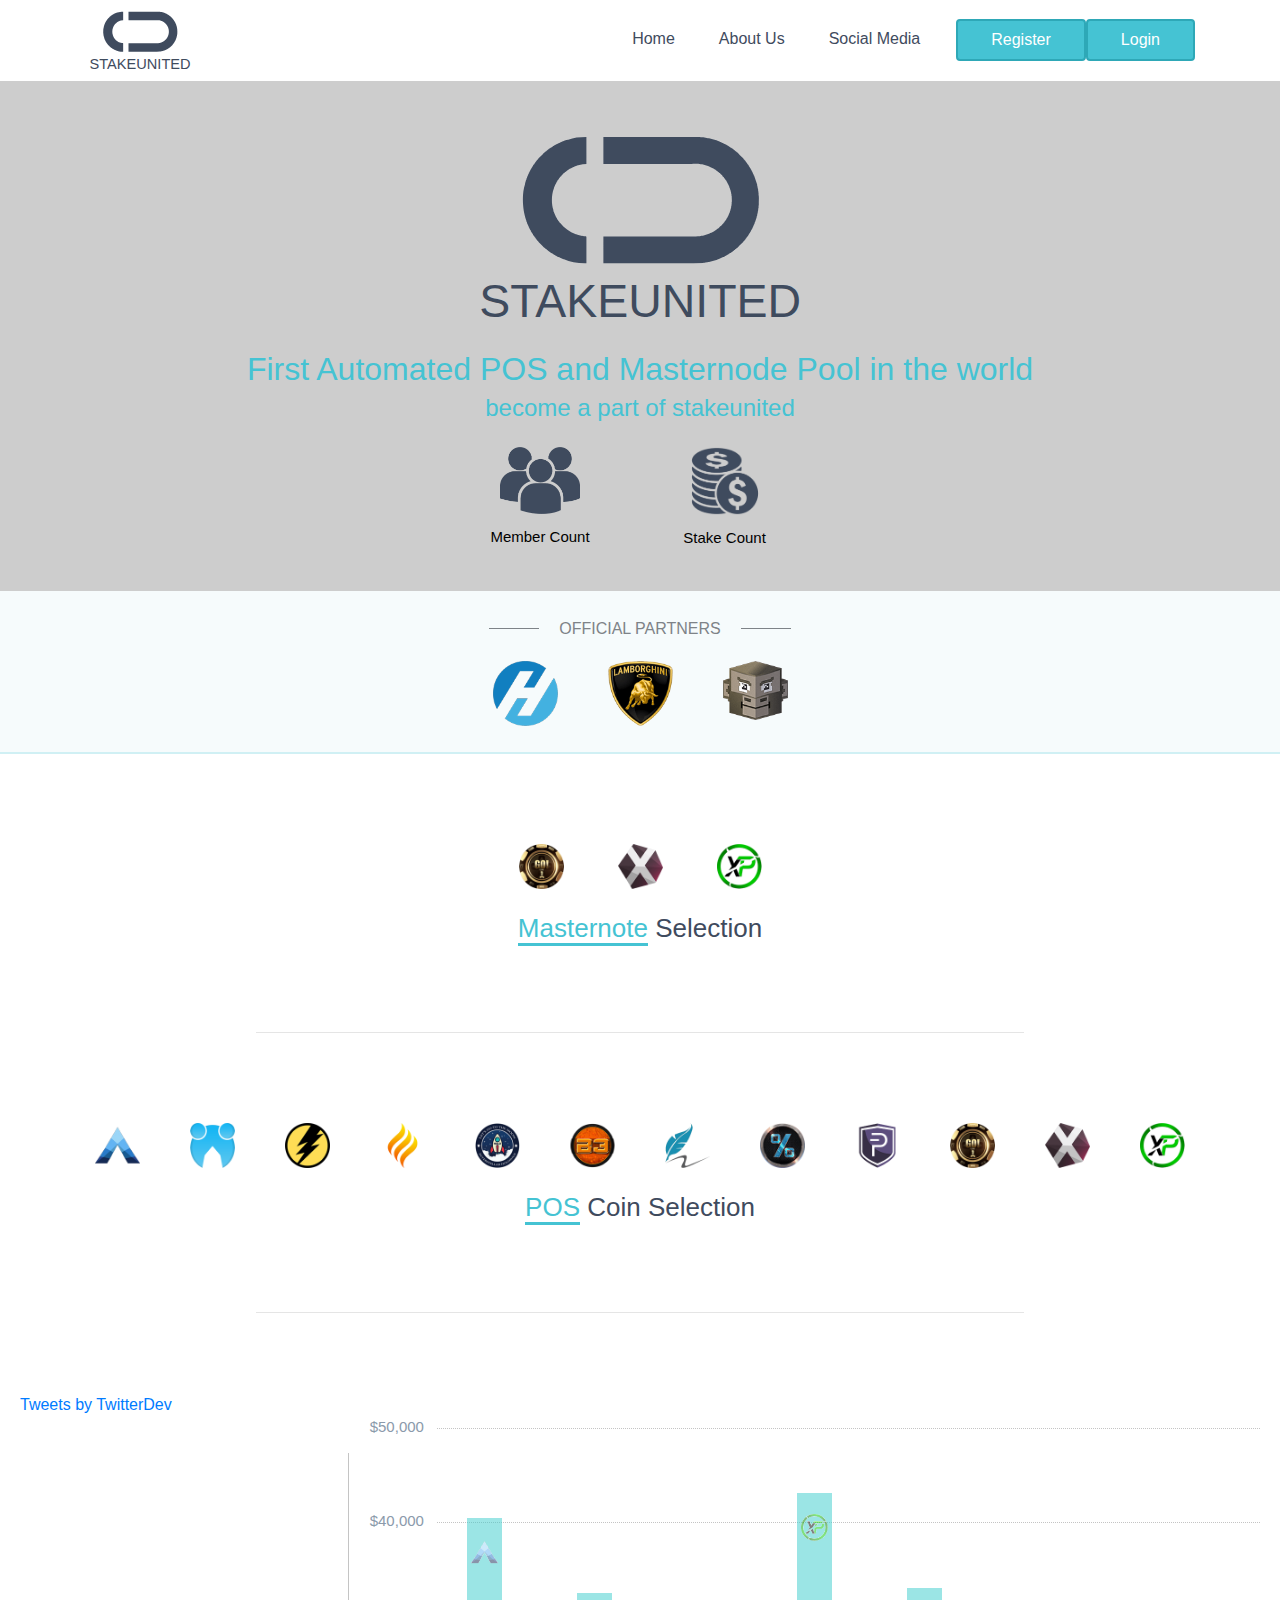
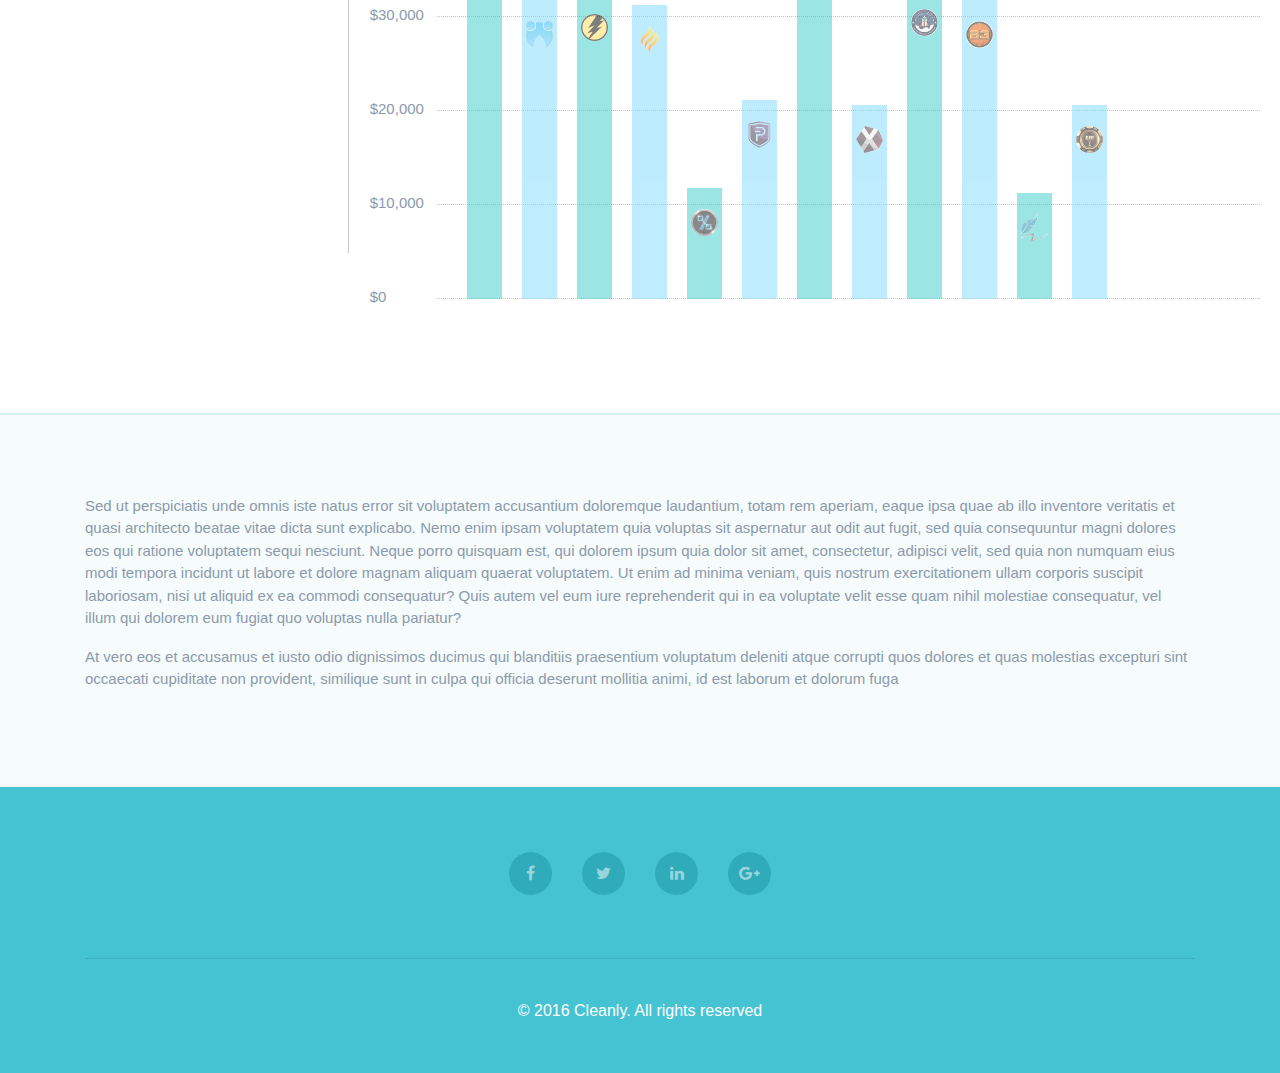
<file: HTML/index.html>
<!DOCTYPE html>
<html lang="en">

<head>
    <!-- Required meta tags -->
    <meta charset="utf-8">
    <meta name="viewport" content="width=device-width, initial-scale=1, shrink-to-fit=no">
    <title>Cleanly — Cleaning landing page</title>
    <!-- Bootstrap CSS -->
    <link rel="stylesheet" href="css/bootstrap.min.css">
    <!-- Font Awesome -->
    <link rel="stylesheet" href="css/font-awesome.min.css">
    <!-- Simple Line Font -->
    <link rel="stylesheet" href="css/pe-icon-7-stroke.css">
    <!-- Template CSS -->
    <link rel="stylesheet" href="css/style.css">
    <!-- Customised CSS for Stack United -->
    <link rel="stylesheet" href="css/main.css">
</head>

<body>
    <!--============================= HEADER =============================-->
    <header>
        <div class="container">
            <div class="row">
                <div class="col-md-12">
                    <nav class="navbar navbar-expand-lg navbar-light">
                        <a class="navbar-brand" href="#"><img src="images/newlogo.svg" alt="logo"></a>
                        <button class="navbar-toggler" type="button" data-toggle="collapse" data-target="#navbarNavDropdown" aria-controls="navbarNavDropdown" aria-expanded="false" aria-label="Toggle navigation">
              <span class="navbar-toggler-icon"></span>
            </button>
                        <div class="collapse navbar-collapse justify-content-end" id="navbarNavDropdown">
                            <ul class="navbar-nav">

                                <li class="nav-item">
                                    <a class="nav-link" href="#howitworks">Home</a>
                                </li>
                                <li class="nav-item">
                                    <a class="nav-link" href="#services">About Us</a>
                                </li>
                                <li class="nav-item">
                                    <a class="nav-link" href="#services">Social Media</a>
                                </li>
                                <li><a href="booking.html" class="btn btn-info">Register</a></li>
                                <li><a href="booking.html" class="btn btn-info">Login</a></li>
                            </ul>
                        </div>
                    </nav>
                </div>
            </div>
        </div>
    </header>
    <!--//END HEADER -->
    <!--============================= SLIDER =============================-->
    <section class="slider">
        <div class="container">
            <div class="row justify-content-center">
                <div class="col-md-10">
                    <div class="slider-content">
                        <img class="logo" src="images/newlogo.svg"/>
                        <h1>First Automated POS and Masternode Pool in the world</h1>
                        <h3>become a part of stakeunited</h3>
                        <div class="count">
                            <div class="box">
                                <div>
                                    <img class="members" src="images/stack-united/member.png"/>
                                </div>
                                <p>Member Count</p>
                            </div>
                            <div class="box">
                                <div>
                                    <img class="stake" src="images/Layer 0.png"/>
                                </div>
                                <p>Stake Count</p>
                            </div>
                        </div>
                    </div>
                </div>
            </div>
        </div>
    </section>
    <!--//END SLIDER -->
    <!--============================= OUR CLIENTS =============================-->
    <section class="our-client">
        <div class="container">
            <div class="row">
                <div class="col-md-12">
                    <span>OFFICIAL PARTNERS</span>
                </div>
                <div class="col-md-12">
                    <ul>
                        <li>
                            <a href="#"><img src="images/stack-united/partners/hight.png" class="img-fluid" alt="client logo"></a>
                        </li>
                        <li>
                            <a href="#"><img src="images/stack-united/partners/lambo.png" class="img-fluid" alt="client logo"></a>
                        </li>
                        <li>
                            <a href="#"><img src="images/stack-united/partners/monk1.png" alt="client logo"></a>
                        </li>
                    </ul>
                </div>
            </div>
        </div>
    </section>
    <!--//END CLIENTS -->

    <!--============================= MASTER NOTE =============================-->
    <section class="howit-work main-block center-block">
        <div class="container">
            <div class="row master-note-icons">

                    <div class="howit-wrap">
                        <img src="images/stack-united/coins/xgox.png">
                    </div>
                    <div class="howit-wrap">
                        <img src="images/stack-united/coins/xios.png">
                    </div>
                    <div class="howit-wrap">
                        <img src="images/stack-united/coins/xp.png">
                    </div>
            </div>
            <div class="row head">
                <div class="col-md-12">
                    <h2><span>Masternote</span> Selection</h2>
                    <!--<h6>We’ve made all the hardwork for making it simple for you. Here’s how it works</h6>-->
                </div>
            </div>
        </div>
    </section>
    <!--//END MASTER NOTE -->

    <hr class="after-masternote"/>

    <!--============================= POS COIN =============================-->
    <section class="howit-work main-block center-block" id="howitworks">
        <div class="container">
            <div class="row">
                <div class="col-md-1 col">
                    <div class="howit-wrap">
                        <img src="images/stack-united/coins/aerm1.png">
                    </div>
                </div>
                <div class="col-md-1 col">
                    <div class="howit-wrap">
                        <img src="images/stack-united/coins/altcom.png">
                    </div>
                </div>
                <div class="col-md-1 col">
                    <div class="howit-wrap">
                        <img src="images/stack-united/coins/buzz.png">
                    </div>
                </div>
                <div class="col-md-1 col">
                    <div class="howit-wrap">
                        <img src="images/stack-united/coins/emb1.png">
                    </div>
                </div>
                <div class="col-md-1 col">
                    <div class="howit-wrap">
                        <img src="images/stack-united/coins/hold.png">
                    </div>
                </div>
                <div class="col-md-1 col">
                    <div class="howit-wrap">
                        <img src="images/stack-united/coins/kb3.png">
                    </div>
                </div>
                <div class="col-md-1 col">
                    <div class="howit-wrap">
                        <img src="images/stack-united/coins/mut1.png">
                    </div>
                </div>
                <div class="col-md-1 col">
                    <div class="howit-wrap">
                        <img src="images/stack-united/coins/opc.png">
                    </div>
                </div>
                <div class="col-md-1 col">
                    <div class="howit-wrap">
                        <img src="images/stack-united/coins/pivx.png">
                    </div>
                </div>
                <div class="col-md-1 col">
                    <div class="howit-wrap">
                        <img src="images/stack-united/coins/xgox.png">
                    </div>
                </div>
                <div class="col-md-1 col">
                    <div class="howit-wrap">
                        <img src="images/stack-united/coins/xios.png">
                    </div>
                </div>
                <div class="col-md-1 col">
                    <div class="howit-wrap">
                        <img src="images/stack-united/coins/xp.png">
                    </div>
                </div>
            </div>
            <div class="row head">
                <div class="col-md-12">
                    <h2><span>POS</span> Coin Selection</h2>
                    <!--<h6>We’ve made all the hardwork for making it simple for you. Here’s how it works</h6>-->
                </div>
            </div>
        </div>
    </section>
    <!--//END POS COIN -->

    <hr class="after-masternote"/>

    <!--============================= SERVICES =============================-->
    <section class="news-graph" id="services">
       <div class="left-sect">
           <a class="twitter-timeline" data-width="400" data-height="500" href="https://twitter.com/officialmcafee">Tweets by TwitterDev</a>
       </div>
        <div class="border-vertical"></div>
       <div class="right-sect">
           <table class="desktop" id="q-graph">
                   <tbody>
                   <tr class="qtr" id="q1">
                       <td class="sent bar bar-1" style="height: 381px;">
                           <img src="images/stack-united/coins/aerm1.png"/>
                           <p>$18,450.00</p>
                       </td>
                       <td class="paid bar bar-2" style="height: 299px;">
                           <img src="images/stack-united/coins/altcom.png"/>
                           <p>$16,500.00</p>
                       </td>
                       <td class="sent bar bar-3" style="height: 306px;">
                           <img src="images/stack-united/coins/buzz.png"/>
                           <p>$34,340.72</p>
                       </td>
                       <td class="paid bar bar-4" style="height: 294px;">
                           <img src="images/stack-united/coins/emb1.png"/>
                           <p>$32,340.72</p>
                       </td>
                       <td class="sent bar bar-5" style="height: 111px;">
                           <img src="images/stack-united/coins/opc.png"/>
                           <p>$18,450.00</p>
                       </td>
                       <td class="paid bar bar-6" style="height: 199px;">
                           <img src="images/stack-united/coins/pivx.png"/>
                           <p>$16,500.00</p>
                       </td>
                       <td class="sent bar bar-7" style="height: 406px;">
                           <img src="images/stack-united/coins/xp.png"/>
                           <p>$34,340.72</p>
                       </td>
                       <td class="paid bar bar-8" style="height: 194px;">
                           <img src="images/stack-united/coins/xios.png"/>
                           <p>$32,340.72</p>
                       </td>
                       <td class="sent bar bar-9" style="height: 311px;">
                           <img src="images/stack-united/coins/hold.png"/>
                           <p>$18,450.00</p>
                       </td>
                       <td class="paid bar bar-10" style="height: 299px;">
                           <img src="images/stack-united/coins/kb3.png"/>
                           <p>$16,500.00</p>
                       </td>
                       <td class="sent bar bar-11" style="height: 106px;">
                           <img src="images/stack-united/coins/mut1.png"/>
                           <p>$34,340.72</p>
                       </td>
                       <td class="paid bar bar-12" style="height: 194px;">
                           <img src="images/stack-united/coins/xgox.png"/>
                           <p>$32,340.72</p>
                       </td>
                   </tr>
                   </tbody>
               </table>
           <div id="ticks">
                   <div class="tick"><p>$50,000</p></div>
                   <div class="tick"><p>$40,000</p></div>
                   <div class="tick"><p>$30,000</p></div>
                   <div class="tick"><p>$20,000</p></div>
                   <div class="tick"><p>$10,000</p></div>
                   <div class="tick"><p>$0</p></div>
           </div>


           <table class="mobile-table">
                <tbody>
                    <tr>
                        <td class="even bar-1">
                            <img src="images/stack-united/coins/aerm1.png"/>
                            <p>$18,450.00</p>
                        </td>
                    </tr>
                    <tr>
                        <td class="odd bar-2">
                            <img src="images/stack-united/coins/altcom.png"/>
                            <p>$18,450.00</p>
                        </td>
                    </tr>
                    <tr>
                        <td class="even bar-3">
                            <img src="images/stack-united/coins/buzz.png"/>
                            <p>$18,450.00</p>
                        </td>
                    </tr>
                    <tr>
                        <td class="odd bar-4">
                            <img src="images/stack-united/coins/emb1.png"/>
                            <p>$18,450.00</p>
                        </td>
                    </tr>
                    <tr>
                        <td class="even bar-5">
                            <img src="images/stack-united/coins/opc.png"/>
                            <p>$18,450.00</p>
                        </td>
                    </tr>
                    <tr>
                        <td class="odd bar-6">
                            <img src="images/stack-united/coins/xgox.png"/>
                            <p>$18,450.00</p>
                        </td>
                    </tr>
                    <tr>
                        <td class="even bar-7">
                            <img src="images/stack-united/coins/xios.png"/>
                            <p>$18,450.00</p>
                        </td>
                    </tr>
                    <tr>
                        <td class="odd bar-8">
                            <img src="images/stack-united/coins/xp.png"/>
                            <p>$18,450.00</p>
                        </td>
                    </tr>
                    <tr>
                        <td class="even bar-9">
                            <img src="images/stack-united/coins/pivx.png"/>
                            <p>$18,450.00</p>
                        </td>
                    </tr>
                    <tr>
                        <td class="odd bar-10">
                            <img src="images/stack-united/coins/hold.png"/>
                            <p>$18,450.00</p>
                        </td>
                    </tr>
                    <tr>
                        <td class="even bar-11">
                            <img src="images/stack-united/coins/mut1.png"/>
                            <p>$18,450.00</p>
                        </td>
                    </tr>
                    <tr>
                        <td class="odd bar-12">
                            <img src="images/stack-united/coins/kb3.png"/>
                            <p>$18,450.00</p>
                        </td>
                    </tr>
                </tbody>
           </table>

           <div class="mobile-ticks">
               <div class="mobile-tick">
                   <div class="mobile-border"></div>
                   <p>$0</p>
               </div>
               <div class="mobile-tick">
                   <div class="mobile-border"></div>
                   <p>$10K</p>
               </div>
               <div class="mobile-tick">
                   <div class="mobile-border"></div>
                   <p>$20K</p>
               </div>
               <div class="mobile-tick">
                   <div class="mobile-border"></div>
                   <p>$30K</p>
               </div>
               <div class="mobile-tick">
                   <div class="mobile-border"></div>
                   <p>$40K</p>
               </div>
               <div class="mobile-tick">
                   <div class="mobile-border"></div>
                   <p>$50K</p>
               </div>
           </div>
       </div>
    </section>


    <section>
        <div class="container">
        </div>
    </section>

    <!--============================= BOOKING =============================-->
    <section class="booking main-block center-block">
        <div class="container">
            <div class="row">
                <div class="col-md-12">
                    <p>
                        Sed ut perspiciatis unde omnis iste natus error sit voluptatem accusantium doloremque laudantium,
                        totam rem aperiam, eaque ipsa quae ab illo inventore veritatis et quasi architecto beatae vitae
                        dicta sunt explicabo. Nemo enim ipsam voluptatem quia voluptas sit aspernatur aut odit aut fugit,
                        sed quia consequuntur magni dolores eos qui ratione voluptatem sequi nesciunt. Neque porro quisquam est,
                        qui dolorem ipsum quia dolor sit amet, consectetur, adipisci velit, sed quia non numquam eius modi tempora
                        incidunt ut labore et dolore magnam aliquam quaerat voluptatem. Ut enim ad minima veniam, quis nostrum exercitationem
                        ullam corporis suscipit laboriosam, nisi ut aliquid ex ea commodi consequatur? Quis autem vel eum iure
                        reprehenderit qui in ea voluptate velit esse quam nihil molestiae consequatur, vel illum qui dolorem eum
                        fugiat quo voluptas nulla pariatur?
                    </p>
                    <p>
                        At vero eos et accusamus et iusto odio dignissimos ducimus qui blanditiis praesentium voluptatum deleniti atque
                        corrupti quos dolores et quas molestias excepturi sint occaecati
                        cupiditate non provident, similique sunt in culpa qui officia deserunt mollitia animi, id est laborum et dolorum fuga
                    </p>
                </div>
            </div>
        </div>
    </section>
    <!--//END BOOKING -->
    <!--============================= FOOTER =============================-->
    <footer>
        <div class="container">
            <div class="row mb-5">
                <div class="col-md-12">

                        <div class="social-icons">
                            <a href="#"><i class="fa fa-facebook" aria-hidden="true"></i></a>
                            <a href="#"><i class="fa fa-twitter" aria-hidden="true"></i></a>
                            <a href="#"><i class="fa fa-linkedin" aria-hidden="true"></i></a>
                            <a href="#"><i class="fa fa-google-plus" aria-hidden="true"></i></a>
                        </div>

                </div>
            </div>
            <hr>
            <div class="row">
                <div class="col-md-12">
                    <div class="copyright">
                        <a href="#">&copy; 2016 Cleanly. All rights reserved</a>
                    </div>
                </div>
            </div>
        </div>
    </footer>
    <!--//END FOOTER -->

    <!-- jQuery, Bootstrap JS. -->
    <!-- jQuery first, then Popper.js, then Bootstrap JS -->
    <script src="js/jquery-3.2.1.min.js"></script>
    <script src="js/popper.min.js"></script>
    <script src="js/bootstrap.min.js"></script>
    <script src="js/script.js"></script>
    <script async src="https://platform.twitter.com/widgets.js" charset="utf-8"></script>
</body>

</html>
</file>
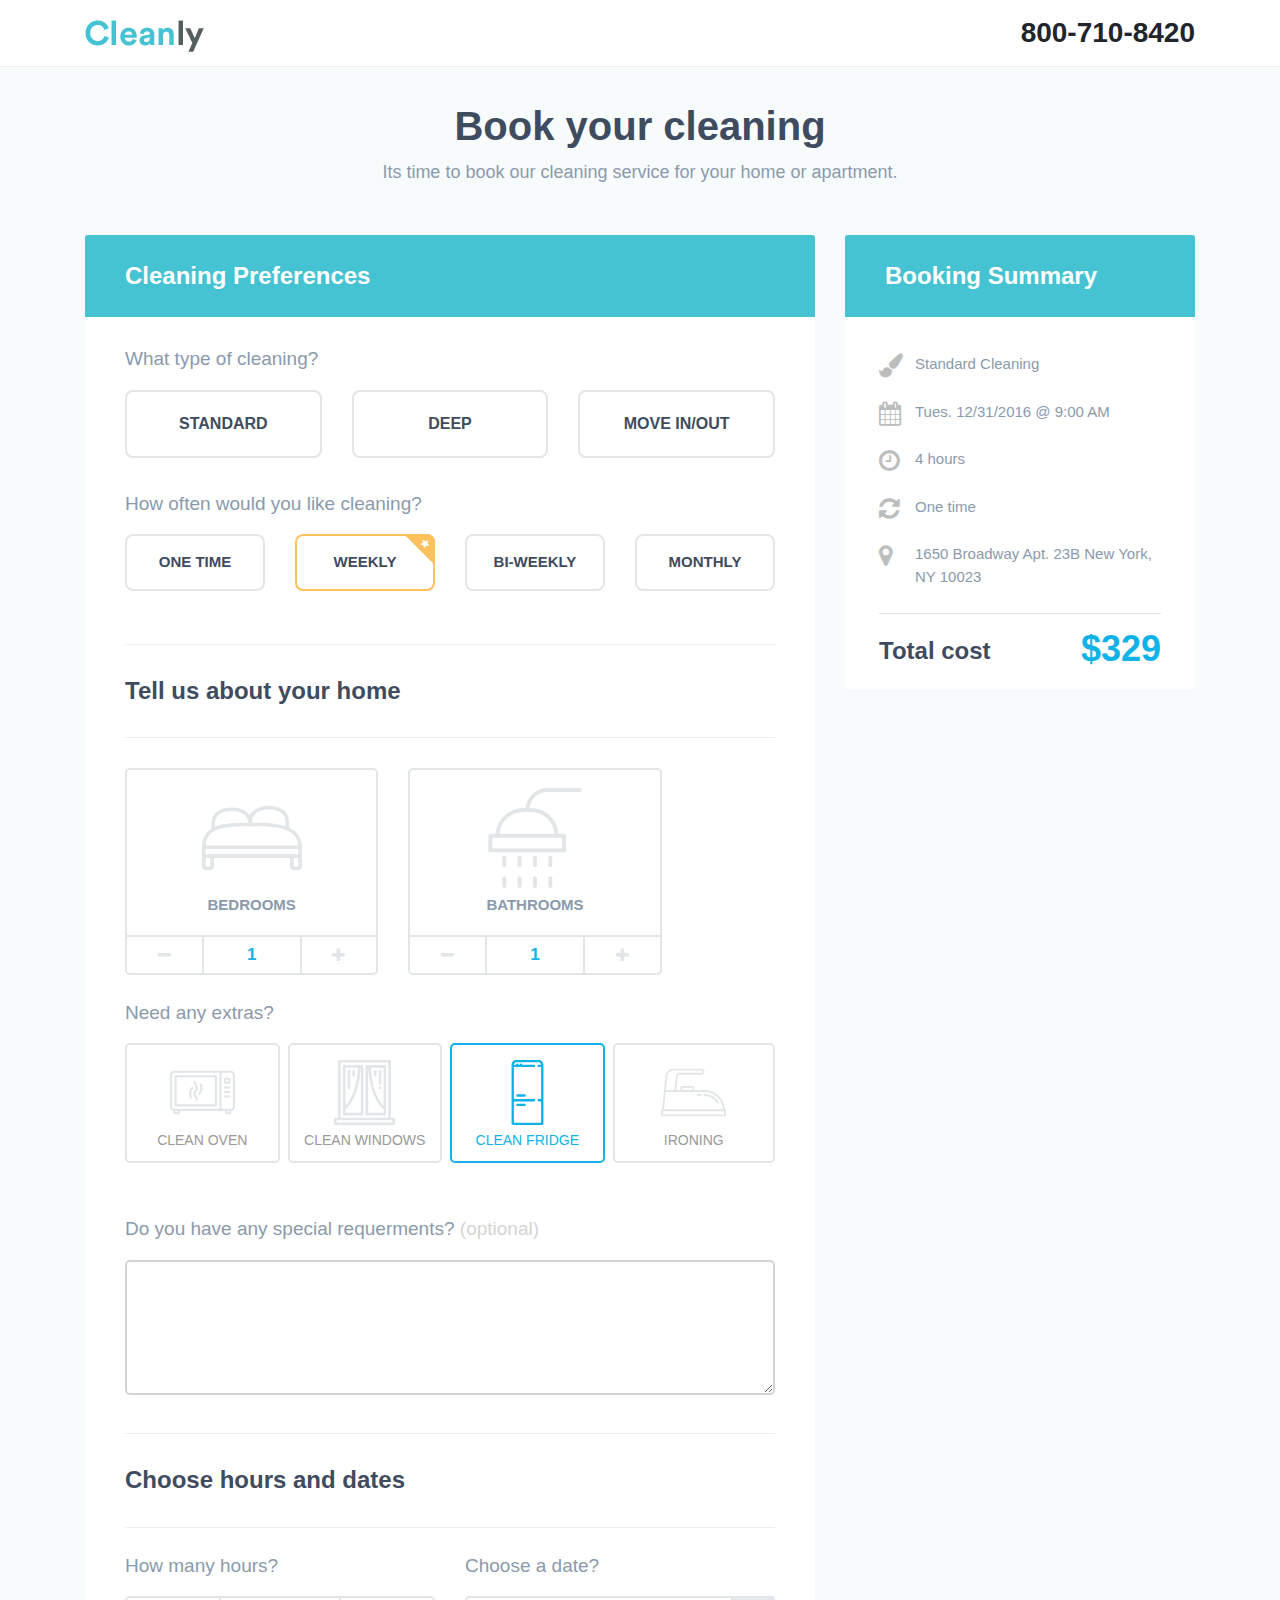
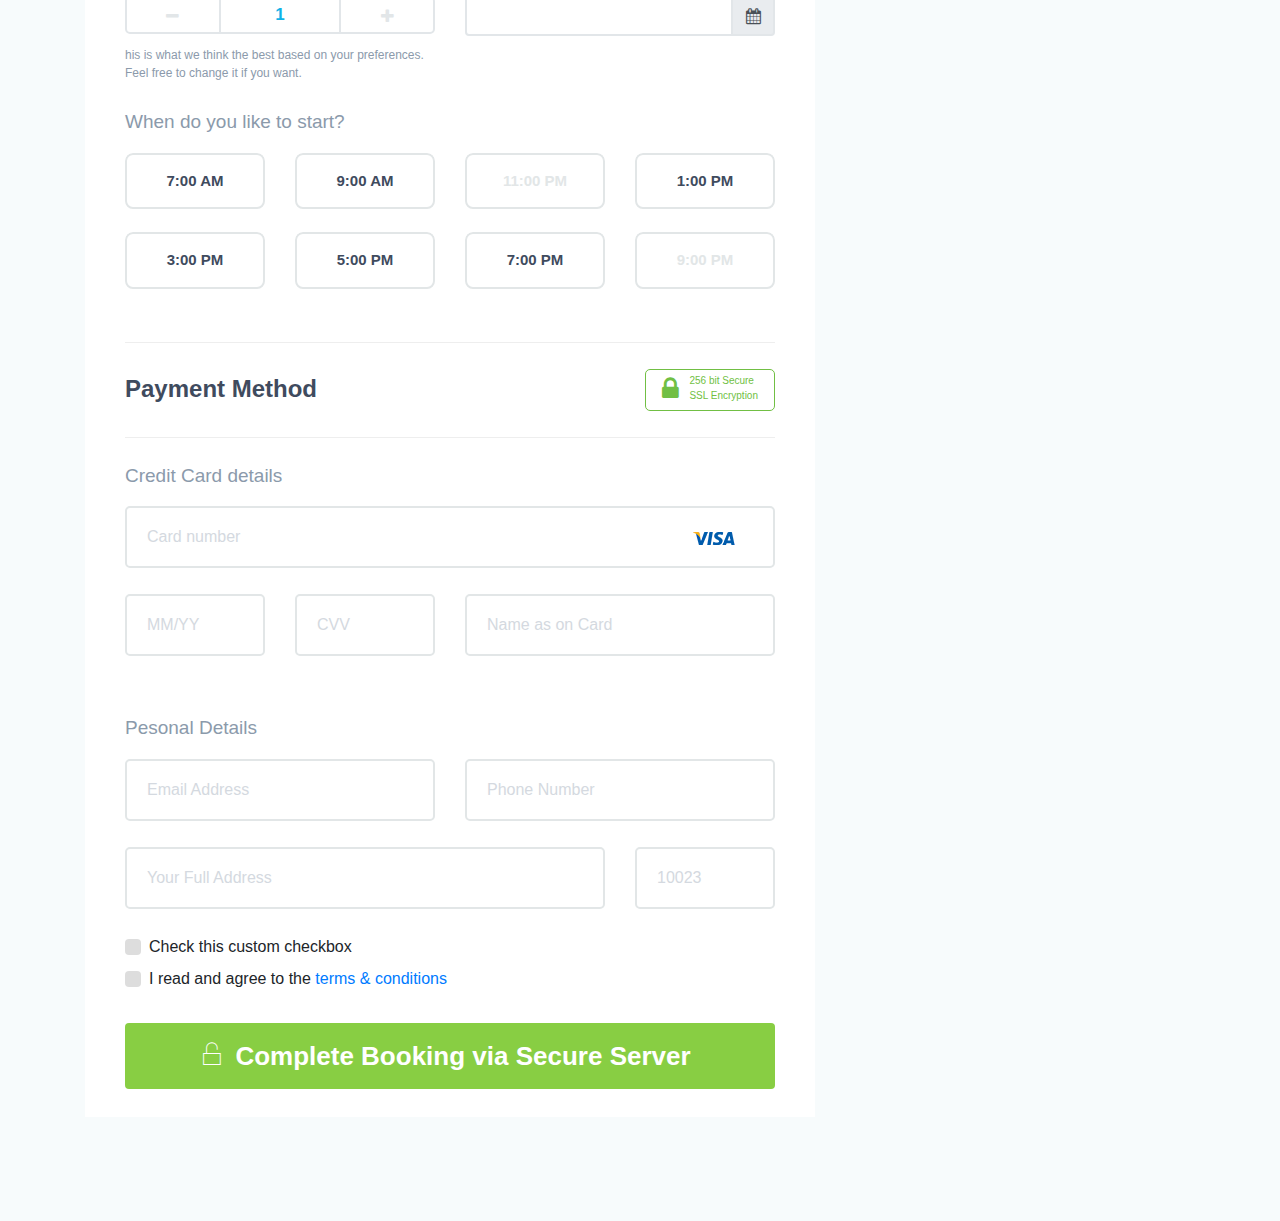
<file: HTML/booking.html>
<!DOCTYPE html>
<html lang="en">

<head>
    <!-- Required meta tags -->
    <meta charset="utf-8">
    <meta name="viewport" content="width=device-width, initial-scale=1, shrink-to-fit=no">
    <title>Cleanly — Booking</title>
    <!-- Bootstrap CSS -->
    <link rel="stylesheet" href="css/bootstrap.min.css">
    <!-- Font Awesome -->
    <link rel="stylesheet" href="css/font-awesome.min.css">
    <!-- Simple Line Font -->
    <link rel="stylesheet" href="css/pe-icon-7-stroke.css"> >

    <link rel="stylesheet" href="css/datepicker.min.css" />
    <!-- Main CSS -->
    <link rel="stylesheet" href="css/style.css">
</head>

<body>
    <!--============================= HEADER =============================-->
    <header class="header-style2 fixed-top">
        <div class="container">
            <div class="row">
                <div class="col-md-12">
                    <img src="images/logo.png" alt="logo"><span>800-710-8420</span>
                </div>
            </div>
        </div>
    </header>
    <!--//END HEADER -->
    <!--============================= BOOKING SECTION =============================-->
    <section class="booking-details center-block main-block">
        <div class="container">
            <div class="row">
                <div class="col-md-12">
                    <h2>Book your cleaning</h2>
                    <h6>Its time to book our cleaning service for your home or apartment.</h6>
                </div>
            </div>
            <div class="row mt-5">
                <div class="col-md-8 set-sm-fit mb-4">
                    <form action="#">
                        <div class="preference-title">
                            <h4>Cleaning Preferences</h4>
                        </div>
                        <!-- preferences Wrap -->
                        <div class="preferences">
                            <!-- Styled radio btn 1 -->
                            <div class="preference-radio">
                                <p>What type of cleaning?</p>
                                <div class="row">
                                    <div class="col-xs-12 col-md-4 sm-box">
                                        <div class="styled-radio">
                                            <input type="radio" id="option-one" name="selector">
                                            <label for="option-one">STANDARD</label>
                                        </div>
                                    </div>
                                    <div class="col-xs-12 col-md-4 sm-box">
                                        <div class="styled-radio">
                                            <input type="radio" id="option-two" name="selector">
                                            <label for="option-two">DEEP</label>
                                        </div>
                                    </div>
                                    <div class="col-xs-12 col-md-4 sm-box">
                                        <div class="styled-radio">
                                            <input type="radio" id="option-three" name="selector">
                                            <label for="option-three">MOVE IN/OUT</label>
                                        </div>
                                    </div>
                                </div>
                            </div>
                            <!--// Styled radio btn 1 -->
                            <!-- Styled radio btn 2 -->
                            <div class="preference-radio mt-4">
                                <p>How often would you like cleaning?</p>
                                <div class="row">
                                    <div class="col-md-3 sm-box">
                                        <div class="styled-radio styled-radio2">
                                            <input type="radio" id="one-time" name="selector1">
                                            <label for="one-time">ONE TIME</label>
                                        </div>
                                    </div>
                                    <div class="col-md-3 sm-box">
                                        <div class="styled-radio styled-radio2">
                                            <input type="radio" id="weekly" name="selector1">
                                            <label for="weekly" class="radio-offer" data-toggle="tooltip" data-placement="bottom" title="SAVE UP TO 15%">WEEKLY</label>
                                            <span><i class="fa fa-star" aria-hidden="true"></i></span>
                                        </div>
                                    </div>
                                    <div class="col-md-3 sm-box">
                                        <div class="styled-radio styled-radio2">
                                            <input type="radio" id="bi-weekly" name="selector1">
                                            <label for="bi-weekly">BI-WEEKLY</label>
                                        </div>
                                    </div>
                                    <div class="col-md-3 sm-box">
                                        <div class="styled-radio styled-radio2">
                                            <input type="radio" id="monthly" name="selector1">
                                            <label for="monthly">MONTHLY</label>
                                        </div>
                                    </div>
                                </div>
                            </div>
                            <!-- //Styled radio btn 2 -->
                            <div class="row">
                                <!-- Home about -->
                                <div class="col-md-12">
                                    <div class="preference-about_home">
                                        <h4>Tell us about your home</h4>
                                    </div>
                                </div>
                            </div>
                            <div class="row">
                                <div class="col-md-5">
                                    <div class="preference-icon">
                                        <img src="images/double-bed.svg">
                                        <p>BEDROOMS</p>
                                    </div>
                                    <div class="preference-quantity">
                                        <div class="counter js-counter">
                                            <div class="counter__item">
                                                <a class="counter__minus js-counter-btn fa fa-minus" aria-hidden="true" data-action="minus"></a>
                                            </div>
                                            <div class="counter__item counter__item--center"> 
                                                <input class="counter__value js-counter-value" type="text" value="1" disabled="disabled" tabindex="-1" min="0" max="10" required />
                                            </div>
                                            <div class="counter__item">
                                                <a class="counter__plus js-counter-btn fa fa-plus" aria-hidden="true" data-action="plus"></a>
                                            </div>
                                        </div>
                                    </div>
                                </div>
                                <div class="col-md-5">
                                    <div class="preference-icon">
                                        <img src="images/shower.svg">
                                        <p>BATHROOMS</p>
                                    </div>
                                    <div class="preference-quantity">
                                        <div class="counter js-counter">
                                            <div class="counter__item">
                                                <a class="counter__minus js-counter-btn fa fa-minus" aria-hidden="true" data-action="minus"></a>
                                            </div>
                                            <div class="counter__item counter__item--center">
                                                <input class="counter__value js-counter-value" type="text" value="1" disabled="disabled" tabindex="-1"  min="0" max="10" required/>
                                            </div>
                                            <div class="counter__item">
                                                <a class="counter__plus js-counter-btn fa fa-plus" aria-hidden="true" data-action="plus"></a>
                                            </div>
                                        </div>
                                    </div>
                                </div>
                            </div>
                            <!--// Home about -->
                            <div class="preference-radio mt-4">
                                <!-- Styled Check box -->
                                <p>Need any extras?</p>
                                <div class="row">
                                    <div class="col-md-12">
                                        <ul class="topics d-flex flex-wrap">
                                            <li><input type="checkbox" id="box-1" />
                                                <label for="box-1"><svg class="checked-svg" xmlns="http://www.w3.org/2000/svg" xmlns:xlink="http://www.w3.org/1999/xlink" version="1.1" id="Layer_1" x="0px" y="0px" viewBox="0 0 463 463" style="enable-background:new 0 0 463 463;" xml:space="preserve" width="65px" height="65px" class=""><g><g>
                          <g>
                            <g>
                              <path d="M431.5,76h-400C14.131,76,0,90.131,0,107.5v224c0,14.785,10.241,27.216,24,30.591v9.409c0,8.547,6.953,15.5,15.5,15.5h16     c8.547,0,15.5-6.953,15.5-15.5V363h321v8.5c0,8.547,6.953,15.5,15.5,15.5h16c8.547,0,15.5-6.953,15.5-15.5v-9.409     c13.759-3.374,24-15.806,24-30.591v-224C463,90.131,448.869,76,431.5,76z M56,371.5c0,0.275-0.224,0.5-0.5,0.5h-16     c-0.276,0-0.5-0.225-0.5-0.5V363h17V371.5z M31.5,348c-9.098,0-16.5-7.401-16.5-16.5v-224C15,98.401,22.402,91,31.5,91H352v256.5     c0,0.169,0.014,0.334,0.025,0.5H31.5z M424,371.5c0,0.275-0.224,0.5-0.5,0.5h-16c-0.276,0-0.5-0.225-0.5-0.5V363h17V371.5z      M448,331.5c0,9.099-7.402,16.5-16.5,16.5h-64.525c0.011-0.166,0.025-0.331,0.025-0.5V91h64.5c9.098,0,16.5,7.401,16.5,16.5     V331.5z" data-original="#000000" class="active-path" data-old_color="#e2e6e9" fill="#e2e6e9"/>
                              <path d="M327.5,108h-288c-4.142,0-7.5,3.357-7.5,7.5v208c0,4.143,3.358,7.5,7.5,7.5h288c4.142,0,7.5-3.357,7.5-7.5v-208     C335,111.357,331.642,108,327.5,108z M320,316H47V123h273V316z" data-original="#000000" class="active-path" data-old_color="#e2e6e9" fill="#e2e6e9"/>
                              <path d="M415.5,124h-16c-8.547,0-15.5,6.953-15.5,15.5v16c0,8.547,6.953,15.5,15.5,15.5h16c8.547,0,15.5-6.953,15.5-15.5v-16     C431,130.953,424.047,124,415.5,124z M416,155.5c0,0.275-0.224,0.5-0.5,0.5h-16c-0.276,0-0.5-0.225-0.5-0.5v-16     c0-0.275,0.224-0.5,0.5-0.5h16c0.276,0,0.5,0.225,0.5,0.5V155.5z" data-original="#000000" class="active-path" data-old_color="#e2e6e9" fill="#e2e6e9"/>
                              <path d="M423.5,188h-32c-4.142,0-7.5,3.357-7.5,7.5s3.358,7.5,7.5,7.5h32c4.142,0,7.5-3.357,7.5-7.5S427.642,188,423.5,188z" data-original="#000000" class="active-path" data-old_color="#e2e6e9" fill="#e2e6e9"/>
                              <path d="M423.5,252h-32c-4.142,0-7.5,3.357-7.5,7.5s3.358,7.5,7.5,7.5h32c4.142,0,7.5-3.357,7.5-7.5S427.642,252,423.5,252z" data-original="#000000" class="active-path" data-old_color="#e2e6e9" fill="#e2e6e9"/>
                              <path d="M423.5,220h-32c-4.142,0-7.5,3.357-7.5,7.5s3.358,7.5,7.5,7.5h32c4.142,0,7.5-3.357,7.5-7.5S427.642,220,423.5,220z" data-original="#000000" class="active-path" data-old_color="#e2e6e9" fill="#e2e6e9"/>
                              <path d="M168,240.866c0,13.16,5.269,20.18,9.502,25.819c3.772,5.026,6.498,8.658,6.498,16.814c0,4.143,3.358,7.5,7.5,7.5     c4.142,0,7.5-3.357,7.5-7.5c0-13.159-5.269-20.179-9.501-25.818c-3.773-5.026-6.499-8.658-6.499-16.815     c0-8.168,2.727-11.804,6.5-16.835c4.232-5.644,9.5-12.668,9.5-25.836c0-13.173-5.267-20.2-9.498-25.848     c-3.775-5.036-6.502-8.676-6.502-16.853c0-4.143-3.358-7.5-7.5-7.5c-4.142,0-7.5,3.357-7.5,7.5     c0,13.174,5.267,20.201,9.499,25.849c3.774,5.036,6.501,8.676,6.501,16.852c0,8.168-2.727,11.804-6.5,16.836     C173.268,220.676,168,227.699,168,240.866z" data-original="#000000" class="active-path" data-old_color="#e2e6e9" fill="#e2e6e9"/>
                              <path d="M208.484,248.358c2.473,0,4.668-1.198,6.036-3.046c5.37-7.161,16.48-22.023,16.48-47.116     c0-10.194-1.838-19.807-5.463-28.568c-1.584-3.828-5.972-5.648-9.798-4.065c-3.828,1.584-5.646,5.971-4.063,9.798     c2.869,6.935,4.324,14.617,4.324,22.834c0,20.041-8.375,31.307-13.438,38.059c-0.989,1.271-1.578,2.868-1.578,4.604     C200.984,245.001,204.342,248.358,208.484,248.358z" data-original="#000000" class="active-path" data-old_color="#e2e6e9" fill="#e2e6e9"/>
                              <path d="M148.324,273.877c0.949,0,1.914-0.182,2.845-0.563c3.832-1.573,5.663-5.955,4.09-9.787     c-2.826-6.884-4.259-14.509-4.259-22.661c0-20.137,8.458-31.415,13.512-38.153c0.138-0.184,0.267-0.374,0.387-0.569     c1.484-2.41,1.476-5.506-0.008-7.916c-2.17-3.528-6.79-4.628-10.318-2.458c-1.064,0.655-1.908,1.533-2.507,2.537     c-5.507,7.361-16.066,22.1-16.066,46.559c0,10.116,1.811,19.657,5.383,28.358C142.573,272.123,145.372,273.877,148.324,273.877z" data-original="#000000" class="active-path" data-old_color="#e2e6e9" fill="#e2e6e9"/>
                            </g>
                          </g>
                        </g></g> </svg> CLEAN OVEN</label>
                                            </li>
                                            <li><input type="checkbox" id="box-2" />
                                                <label for="box-2"><svg class="checked-svg" xmlns="http://www.w3.org/2000/svg" xmlns:xlink="http://www.w3.org/1999/xlink" version="1.1" id="Layer_1" x="0px" y="0px" viewBox="0 0 512 512" style="enable-background:new 0 0 512 512;" xml:space="preserve" width="65px" height="65px" class=""><g><g>
                          <g>
                            <path d="M486.794,454.344h-22.919V10.199C463.875,4.567,459.309,0,453.676,0H58.324c-5.633,0-10.199,4.567-10.199,10.199v444.145    H25.206c-5.633,0-10.199,4.567-10.199,10.199v37.258c0,5.632,4.566,10.199,10.199,10.199h461.587    c5.633,0,10.199-4.567,10.199-10.199v-37.258C496.993,458.91,492.427,454.344,486.794,454.344z M68.523,20.398h374.953v433.946    H68.523V20.398z M476.594,491.602H35.406v-16.859h441.189V491.602z" data-original="#000000" class="active-path" data-old_color="#e2e6e9" fill="#e2e6e9"/>
                          </g>
                        </g><g>
                          <g>
                            <path d="M237.371,40.363H95.583c-5.633,0-10.199,4.567-10.199,10.199v375.687c0,5.632,4.566,10.199,10.199,10.199h141.788    c5.633,0,10.199-4.567,10.199-10.199V50.563C247.57,44.931,243.004,40.363,237.371,40.363z M105.782,60.762h99.842    c-3.257,61.391-19.51,215.545-99.842,300.493V60.762z M105.782,416.05v-26.456c43.97-38.766,76.845-98.796,97.742-178.539    c15.624-59.618,20.82-116.633,22.529-150.293h1.118V416.05H105.782z" data-original="#000000" class="active-path" data-old_color="#e2e6e9" fill="#e2e6e9"/>
                          </g>
                        </g><g>
                          <g>
                            <path d="M171.134,78.656c-5.633,0-10.199,4.567-10.199,10.199v31.048c0,5.632,4.566,10.199,10.199,10.199    c5.633,0,10.199-4.567,10.199-10.199V88.855C181.334,83.223,176.766,78.656,171.134,78.656z" data-original="#000000" class="active-path" data-old_color="#e2e6e9" fill="#e2e6e9"/>
                          </g>
                        </g><g>
                          <g>
                            <path d="M133.876,77.621c-5.633,0-10.199,4.567-10.199,10.199v133.508c0,5.632,4.566,10.199,10.199,10.199    c5.633,0,10.199-4.567,10.199-10.199V87.82C144.075,82.188,139.509,77.621,133.876,77.621z" data-original="#000000" class="active-path" data-old_color="#e2e6e9" fill="#e2e6e9"/>
                          </g>
                        </g><g>
                          <g>
                            <path d="M416.417,40.363H274.629c-5.633,0-10.199,4.567-10.199,10.199v375.687c0,5.632,4.566,10.199,10.199,10.199h141.788    c5.633,0,10.199-4.567,10.199-10.199V50.563C426.616,44.931,422.05,40.363,416.417,40.363z M406.217,416.05H284.828V60.762h1.118    c1.709,33.66,6.906,90.675,22.529,150.293c20.898,79.742,53.773,139.772,97.742,178.539V416.05z M406.218,361.255    c-80.332-84.948-96.585-239.102-99.842-300.493h99.842V361.255z" data-original="#000000" class="active-path" data-old_color="#e2e6e9" fill="#e2e6e9"/>
                          </g>
                        </g><g>
                          <g>
                            <path d="M340.866,78.656c-5.633,0-10.199,4.567-10.199,10.199v31.048c0,5.632,4.566,10.199,10.199,10.199    c5.633,0,10.199-4.567,10.199-10.199V88.855C351.065,83.223,346.499,78.656,340.866,78.656z" data-original="#000000" class="active-path" data-old_color="#e2e6e9" fill="#e2e6e9"/>
                          </g>
                        </g><g>
                          <g>
                            <path d="M378.124,205.956c-5.633,0-10.199,4.567-10.199,10.199v5.174c0,5.632,4.566,10.199,10.199,10.199    s10.199-4.567,10.199-10.199v-5.174C388.323,210.522,383.757,205.956,378.124,205.956z" data-original="#000000" class="active-path" data-old_color="#e2e6e9" fill="#e2e6e9"/>
                          </g>
                        </g><g>
                          <g>
                            <path d="M378.124,77.621c-5.633,0-10.199,4.567-10.199,10.199v95.215c0,5.632,4.566,10.199,10.199,10.199    s10.199-4.567,10.199-10.199V87.82C388.323,82.188,383.757,77.621,378.124,77.621z" data-original="#000000" class="active-path" data-old_color="#e2e6e9" fill="#e2e6e9"/>
                          </g>
                        </g></g> </svg>CLEAN WINDOWS</label>
                                            </li>
                                            <li><input type="checkbox" id="box-3" checked />
                                                <label for="box-3"><svg class="checked-svg" xmlns="http://www.w3.org/2000/svg" xmlns:xlink="http://www.w3.org/1999/xlink" version="1.1" id="Capa_1" x="0px" y="0px" viewBox="0 0 439.5 439.5" style="enable-background:new 0 0 439.5 439.5;" xml:space="preserve" width="65px" height="65px"><g><g>
                          <path d="M295.595,0H143.905c-17.645,0-32,14.355-32,32v399.5c0,4.418,3.582,8,8,8h199.689c4.418,0,8-3.582,8-8V32   C327.595,14.355,313.239,0,295.595,0z M127.905,423.5V280.25h136.023c4.418,0,8-3.582,8-8s-3.582-8-8-8H127.905V47.75h136.023   c4.418,0,8-3.582,8-8s-3.582-8-8-8h-80.097c-0.133-4.301-3.654-7.75-7.987-7.75s-7.854,3.449-7.987,7.75h-8.025   c-0.133-4.301-3.654-7.75-7.987-7.75s-7.854,3.449-7.987,7.75h-15.939c0.135-8.706,7.25-15.75,15.987-15.75h151.689   c8.738,0,15.852,7.044,15.987,15.75h-15.653c-4.418,0-8,3.582-8,8s3.582,8,8,8h15.666v216.5h-15.666c-4.418,0-8,3.582-8,8   s3.582,8,8,8h15.666V423.5H127.905z" data-original="#000000" class="active-path" data-old_color="#e2e6e9" fill="#e2e6e9"/>
                          <path d="M199.845,295.75h-47.939c-4.418,0-8,3.582-8,8s3.582,8,8,8h47.939c4.418,0,8-3.582,8-8S204.263,295.75,199.845,295.75z" data-original="#000000" class="active-path" data-old_color="#e2e6e9" fill="#e2e6e9"/>
                          <path d="M199.845,232h-47.939c-4.418,0-8,3.582-8,8s3.582,8,8,8h47.939c4.418,0,8-3.582,8-8S204.263,232,199.845,232z" data-original="#000000" class="active-path" data-old_color="#e2e6e9" fill="#e2e6e9"/>
                        </g></g> </svg>CLEAN FRIDGE</label>
                                            </li>
                                            <li><input type="checkbox" id="box-4" />
                                                <label for="box-4"><svg class="checked-svg" xmlns="http://www.w3.org/2000/svg" xmlns:xlink="http://www.w3.org/1999/xlink" version="1.1" id="Capa_1" x="0px" y="0px" viewBox="0 0 511 511" style="enable-background:new 0 0 511 511;" xml:space="preserve" width="65px" height="65px" class=""><g><g>
                          <path d="M503.5,388h-0.681c-3.93-84.479-73.884-152-159.318-152H263v-16.5c0-8.547-6.953-15.5-15.5-15.5h-80   c-8.547,0-15.5,6.953-15.5,15.5V236h-32.121l11.814-106.322c0.93-8.368,7.98-14.678,16.399-14.678H319.5   c12.958,0,23.5-10.542,23.5-23.5S332.458,68,319.5,68H98.179c-32.761,0-59.925,24.583-63.185,57.182L8.712,388H7.5   c-4.142,0-7.5,3.358-7.5,7.5v40c0,4.142,3.358,7.5,7.5,7.5h496c4.142,0,7.5-3.358,7.5-7.5v-40C511,391.358,507.642,388,503.5,388z    M167,219.5c0-0.276,0.224-0.5,0.5-0.5h80c0.276,0,0.5,0.224,0.5,0.5V236h-81V219.5z M98.179,83H319.5c4.687,0,8.5,3.813,8.5,8.5   s-3.813,8.5-8.5,8.5H148.092c-16.073,0-29.532,12.046-31.307,28.021L104.787,236h-65.8L49.92,126.674   C52.41,101.776,73.157,83,98.179,83z M37.487,251H111.5h8h224c77.163,0,140.394,60.793,144.307,137H23.788L37.487,251z M496,428H15   v-25h481V428z" data-original="#000000" class="active-path" data-old_color="#e2e6e9" fill="#e2e6e9"/>
                          <path d="M453.971,331.889C431.196,292.481,388.866,268,343.5,268c-4.142,0-7.5,3.358-7.5,7.5s3.358,7.5,7.5,7.5   c40.026,0,77.38,21.609,97.483,56.395c1.39,2.404,3.91,3.749,6.5,3.749c1.273,0,2.564-0.325,3.746-1.008   C454.817,340.063,456.044,335.475,453.971,331.889z" data-original="#000000" class="active-path" data-old_color="#e2e6e9" fill="#e2e6e9"/>
                          <path d="M311.501,268h-24.005c-4.142,0-7.5,3.358-7.5,7.5s3.358,7.5,7.5,7.5h24.005c4.142,0,7.5-3.358,7.5-7.5   S315.644,268,311.501,268z" data-original="#000000" class="active-path" data-old_color="#e2e6e9" fill="#e2e6e9"/>
                        </g></g> </svg>IRONING</label>
                                            </li>
                                        </ul>
                                    </div>
                                </div>
                            </div>
                            <!--// Styled Check box -->
                            <div class="preference-radio mt-4">
                                <!-- Comment box -->
                                <p>Do you have any special requerments? <span class="optional-fade">(optional)</span></p>
                                <div class="row">
                                    <div class="col-md-12">
                                        <textarea class="optinal-textarea"></textarea>
                                    </div>
                                </div>
                            </div>
                            <!--// Comment box -->
                            <div class="row">
                                <div class="col-md-12">
                                    <div class="preference-about_home">
                                        <h4>Choose hours and dates</h4>
                                    </div>
                                </div>
                            </div>
                            <div class="row">
                                <!-- Houres and Calendar -->
                                <div class="col-md-6">
                                    <div class="preference-radio mt-4">
                                        <p>How many hours?</p>
                                        <div class="preference-quantity houres">
                                            <div class="counter js-counter">
                                                <div class="counter__item">
                                                    <a class="counter__minus js-counter-btn fa fa-minus" aria-hidden="true" data-action="minus"></a>
                                                </div>
                                                <div class="counter__item counter__item--center">
                                                    <input class="counter__value js-counter-value" type="text" value="1" disabled="disabled" tabindex="-1" />
                                                </div>
                                                <div class="counter__item">
                                                    <a class="counter__plus js-counter-btn fa fa-plus" aria-hidden="true" data-action="plus"></a>
                                                </div>
                                            </div>
                                            <p>his is what we think the best based on your preferences. Feel free to change it if you want.</p>
                                        </div>
                                    </div>
                                </div>
                                <div class="col-md-6">
                                    <div class="preference-radio mt-4">
                                        <p>Choose a date?</p>
                                        <div class="form-group">
                                            <div class="col-xs-5 date">
                                                <div class="input-group input-append date" id="datePicker">
                                                    <input type="text" class="form-control" name="date" />
                                                    <span class="input-group-addon add-on"><i class="fa fa-calendar" aria-hidden="true"></i></span>
                                                </div>
                                            </div>
                                        </div>
                                    </div>
                                </div>
                            </div>
                            <!--// Houres and Calendar -->
                            <div class="preference-radio mt-4">
                                <!-- Styled radio btn 3 -->
                                <p>When do you like to start?</p>
                                <div class="row">
                                    <div class="col-md-3 sm-box">
                                        <div class="styled-radio styled-radio2">
                                            <input type="radio" id="timer1" name="selector2">
                                            <label for="timer1">7:00 AM</label>
                                        </div>
                                    </div>
                                    <div class="col-md-3 sm-box">
                                        <div class="styled-radio styled-radio2">
                                            <input type="radio" id="timer2" name="selector2">
                                            <label for="timer2">9:00 AM</label>
                                        </div>
                                    </div>
                                    <div class="col-md-3 sm-box">
                                        <div class="styled-radio styled-radio2 radio-disable">
                                            <input type="radio" id="timer3" name="selector2" disabled>
                                            <label for="timer3" disabled>11:00 PM</label>
                                        </div>
                                    </div>
                                    <div class="col-md-3 sm-box">
                                        <div class="styled-radio styled-radio2">
                                            <input type="radio" id="timer4" name="selector2">
                                            <label for="timer4">1:00 PM</label>
                                        </div>
                                    </div>
                                </div>
                                <div class="row mt-2">
                                    <div class="col-md-3 sm-box">
                                        <div class="styled-radio styled-radio2">
                                            <input type="radio" id="timer5" name="selector2">
                                            <label for="timer5">3:00 PM</label>
                                        </div>
                                    </div>
                                    <div class="col-md-3 sm-box">
                                        <div class="styled-radio styled-radio2">
                                            <input type="radio" id="timer6" name="selector2">
                                            <label for="timer6">5:00 PM</label>
                                        </div>
                                    </div>
                                    <div class="col-md-3 sm-box">
                                        <div class="styled-radio styled-radio2">
                                            <input type="radio" id="timer7" name="selector2">
                                            <label for="timer7">7:00 PM</label>
                                        </div>
                                    </div>
                                    <div class="col-md-3 sm-box">
                                        <div class="styled-radio styled-radio2 radio-disable">
                                            <input type="radio" id="timer8" name="selector2" disabled>
                                            <label for="timer8" disabled>9:00 PM</label>
                                        </div>
                                    </div>
                                </div>
                            </div>
                            <!--// Styled radio btn 3 -->
                            <div class="row">
                                <div class="col-md-12">
                                    <div class="preference-about_home">
                                        <h4>Payment Method</h4>
                                        <div class="payment-icon">
                                            <i class="fa fa-lock" aria-hidden="true"></i>
                                            <p>256 bit Secure<br> SSL Encryption</p>
                                        </div>
                                    </div>
                                </div>
                            </div>
                            <div class="preference-radio mt-4">
                                <!-- Card Details -->
                                <p>Credit Card details</p>
                                <div class="row">
                                    <div class="col-md-12">
                                        <div class="card-details">
                                            <input type="number" placeholder="Card number" class="card-number card-num">
                                            <img src="images/visa.png" class="visa-img" alt="visa-icon">
                                        </div>
                                    </div>
                                </div>
                                <div class="row mt-3">
                                    <div class="col-md-3">
                                        <div class="card-details">
                                            <input type="number" placeholder="MM/YY" class="card-number">
                                        </div>
                                    </div>
                                    <div class="col-md-3">
                                        <div class="card-details">
                                            <input type="number" placeholder="CVV" class="card-number">
                                        </div>
                                    </div>
                                    <div class="col-md-6">
                                        <div class="card-details">
                                            <input type="text" placeholder="Name as on Card" class="card-number">
                                        </div>
                                    </div>
                                </div>
                            </div>
                            <!--// Card Details -->
                            <div class="preference-radio mt-5">
                                <!-- Personal Details -->
                                <p>Pesonal Details</p>
                                <div class="row">
                                    <div class="col-md-6">
                                        <div class="card-details">
                                            <input type="email" placeholder="Email Address" class="card-number">
                                        </div>
                                    </div>
                                    <div class="col-md-6">
                                        <div class="card-details">
                                            <input type="number" placeholder="Phone Number" class="card-number">
                                        </div>
                                    </div>
                                </div>
                                <div class="row mt-3">
                                    <div class="col-md-9">
                                        <div class="card-details">
                                            <input type="text" placeholder="Your Full Address" class="card-number">
                                        </div>
                                    </div>
                                    <div class="col-md-3">
                                        <div class="card-details">
                                            <input type="number" placeholder="10023" class="card-number">
                                        </div>
                                    </div>
                                </div>
                                <div class="row mt-3">
                                    <div class="col-md-12">
                                        <div class="terms-reminder">
                                            <label class="custom-control custom-checkbox">
                    <input type="checkbox" class="custom-control-input">
                    <span class="custom-control-indicator"></span>
                    <span class="custom-control-description">Check this custom checkbox</span>
                  </label>
                                        </div>
                                        <div class="terms-reminder">
                                            <label class="custom-control custom-checkbox">
                    <input type="checkbox" class="custom-control-input">
                    <span class="custom-control-indicator"></span>
                    <span class="custom-control-description">I read and agree to the <a href="#">terms & conditions</a></span>
                  </label>
                                        </div>
                                    </div>
                                </div>
                                <div class="row mt-4">
                                    <div class="col-md-12">
                                        <button class="btn btn-block complete-booking" type="submit"><span class="pe-7s-unlock"></span>Complete Booking <span class="d-none d-md-inline-block">via Secure Server</span></button>
                                    </div>
                                </div>
                            </div>
                            <!--// Personal Details -->
                        </div>
                        <!--// preferences Wrap -->
                    </form>
                </div>

                <!-- Booking Summary -->
                <div class="col-md-4 set-sm-fit">
                    <div data-toggle="affix">
                        <!-- data-toggle="affix" -->
                        <div class="preference-title">
                            <h4>Booking Summary</h4>
                        </div>
                        <div class="fesilities">
                            <ul>
                                <li><i class="fa fa-paint-brush" aria-hidden="true"></i>
                                    <p>Standard Cleaning</p>
                                </li>
                                <li><i class="fa fa-calendar" aria-hidden="true"></i>
                                    <p>Tues. 12/31/2016 @ 9:00 AM</p>
                                </li>
                                <li><i class="fa fa-clock-o" aria-hidden="true"></i>
                                    <p>4 hours</p>
                                </li>
                                <li><i class="fa fa-refresh" aria-hidden="true"></i>
                                    <p>One time</p>
                                </li>
                                <li><i class="fa fa-map-marker" aria-hidden="true"></i>
                                    <p>1650 Broadway Apt. 23B New York, NY 10023</p>
                                </li>
                            </ul>
                            <h4>Total cost<span>$329</span></h4>
                        </div>
                    </div>

                </div>
                <!--// Booking Summary -->
            </div>
        </div>
    </section>
    <!--//END BOOKING SECTION -->







    <!-- jQuery, Bootstrap JS. -->
    <!-- jQuery first, then Popper.js, then Bootstrap JS -->
    <script src="js/jquery-3.2.1.min.js"></script>
    <script src="js/popper.min.js"></script>
    <script src="js/bootstrap.min.js"></script>
    <!-- Slick JS -->
    <script src="js/slick.min.js"></script>
    <!-- Date Picker JS -->
    <script src="js/datepicker.min.js"></script>
    <!-- Main JS -->
    <script src="js/script.js"></script>

</body>

</html>
</file>
<file: Help Docs/css/stroke.css>
@font-face {
	font-family: 'Stroke-Gap-Icons';
	src: url('../fonts/Stroke-Gap-Icons.eot');
	src: url('../fonts/Stroke-Gap-Icons.svg');
	src: url('../fonts/Stroke-Gap-Icons.ttf');
	src: url('../fonts/Stroke-Gap-Icons.woff');
}
@font-face {
	font-family: 'Stroke-Gap-Icons';
	src: url([data-uri]) format('truetype'),
		 url([data-uri]) format('woff');
	font-weight: normal;
	font-style: normal;
}

.icon {
	font-family: 'Stroke-Gap-Icons';
	speak: none;
	font-style: normal;
	font-weight: normal;
	font-variant: normal;
	text-transform: none;
	line-height: 1;

	/* Better Font Rendering =========== */
	-webkit-font-smoothing: antialiased;
	-moz-osx-font-smoothing: grayscale;
}

.icon-WorldWide:before {
	content: "\e600";
}
.icon-WorldGlobe:before {
	content: "\e601";
}
.icon-Underpants:before {
	content: "\e602";
}
.icon-Tshirt:before {
	content: "\e603";
}
.icon-Trousers:before {
	content: "\e604";
}
.icon-Tie:before {
	content: "\e605";
}
.icon-TennisBall:before {
	content: "\e606";
}
.icon-Telesocpe:before {
	content: "\e607";
}
.icon-Stop:before {
	content: "\e608";
}
.icon-Starship:before {
	content: "\e609";
}
.icon-Starship2:before {
	content: "\e60a";
}
.icon-Speaker:before {
	content: "\e60b";
}
.icon-Speaker2:before {
	content: "\e60c";
}
.icon-Soccer:before {
	content: "\e60d";
}
.icon-Snikers:before {
	content: "\e60e";
}
.icon-Scisors:before {
	content: "\e60f";
}
.icon-Puzzle:before {
	content: "\e610";
}
.icon-Printer:before {
	content: "\e611";
}
.icon-Pool:before {
	content: "\e612";
}
.icon-Podium:before {
	content: "\e613";
}
.icon-Play:before {
	content: "\e614";
}
.icon-Planet:before {
	content: "\e615";
}
.icon-Pause:before {
	content: "\e616";
}
.icon-Next:before {
	content: "\e617";
}
.icon-MusicNote2:before {
	content: "\e618";
}
.icon-MusicNote:before {
	content: "\e619";
}
.icon-MusicMixer:before {
	content: "\e61a";
}
.icon-Microphone:before {
	content: "\e61b";
}
.icon-Medal:before {
	content: "\e61c";
}
.icon-ManFigure:before {
	content: "\e61d";
}
.icon-Magnet:before {
	content: "\e61e";
}
.icon-Like:before {
	content: "\e61f";
}
.icon-Hanger:before {
	content: "\e620";
}
.icon-Handicap:before {
	content: "\e621";
}
.icon-Forward:before {
	content: "\e622";
}
.icon-Footbal:before {
	content: "\e623";
}
.icon-Flag:before {
	content: "\e624";
}
.icon-FemaleFigure:before {
	content: "\e625";
}
.icon-Dislike:before {
	content: "\e626";
}
.icon-DiamondRing:before {
	content: "\e627";
}
.icon-Cup:before {
	content: "\e628";
}
.icon-Crown:before {
	content: "\e629";
}
.icon-Column:before {
	content: "\e62a";
}
.icon-Click:before {
	content: "\e62b";
}
.icon-Cassette:before {
	content: "\e62c";
}
.icon-Bomb:before {
	content: "\e62d";
}
.icon-BatteryLow:before {
	content: "\e62e";
}
.icon-BatteryFull:before {
	content: "\e62f";
}
.icon-Bascketball:before {
	content: "\e630";
}
.icon-Astronaut:before {
	content: "\e631";
}
.icon-WineGlass:before {
	content: "\e632";
}
.icon-Water:before {
	content: "\e633";
}
.icon-Wallet:before {
	content: "\e634";
}
.icon-Umbrella:before {
	content: "\e635";
}
.icon-TV:before {
	content: "\e636";
}
.icon-TeaMug:before {
	content: "\e637";
}
.icon-Tablet:before {
	content: "\e638";
}
.icon-Soda:before {
	content: "\e639";
}
.icon-SodaCan:before {
	content: "\e63a";
}
.icon-SimCard:before {
	content: "\e63b";
}
.icon-Signal:before {
	content: "\e63c";
}
.icon-Shaker:before {
	content: "\e63d";
}
.icon-Radio:before {
	content: "\e63e";
}
.icon-Pizza:before {
	content: "\e63f";
}
.icon-Phone:before {
	content: "\e640";
}
.icon-Notebook:before {
	content: "\e641";
}
.icon-Mug:before {
	content: "\e642";
}
.icon-Mastercard:before {
	content: "\e643";
}
.icon-Ipod:before {
	content: "\e644";
}
.icon-Info:before {
	content: "\e645";
}
.icon-Icecream2:before {
	content: "\e646";
}
.icon-Icecream1:before {
	content: "\e647";
}
.icon-Hourglass:before {
	content: "\e648";
}
.icon-Help:before {
	content: "\e649";
}
.icon-Goto:before {
	content: "\e64a";
}
.icon-Glasses:before {
	content: "\e64b";
}
.icon-Gameboy:before {
	content: "\e64c";
}
.icon-ForkandKnife:before {
	content: "\e64d";
}
.icon-Export:before {
	content: "\e64e";
}
.icon-Exit:before {
	content: "\e64f";
}
.icon-Espresso:before {
	content: "\e650";
}
.icon-Drop:before {
	content: "\e651";
}
.icon-Download:before {
	content: "\e652";
}
.icon-Dollars:before {
	content: "\e653";
}
.icon-Dollar:before {
	content: "\e654";
}
.icon-DesktopMonitor:before {
	content: "\e655";
}
.icon-Corkscrew:before {
	content: "\e656";
}
.icon-CoffeeToGo:before {
	content: "\e657";
}
.icon-Chart:before {
	content: "\e658";
}
.icon-ChartUp:before {
	content: "\e659";
}
.icon-ChartDown:before {
	content: "\e65a";
}
.icon-Calculator:before {
	content: "\e65b";
}
.icon-Bread:before {
	content: "\e65c";
}
.icon-Bourbon:before {
	content: "\e65d";
}
.icon-BottleofWIne:before {
	content: "\e65e";
}
.icon-Bag:before {
	content: "\e65f";
}
.icon-Arrow:before {
	content: "\e660";
}
.icon-Antenna2:before {
	content: "\e661";
}
.icon-Antenna1:before {
	content: "\e662";
}
.icon-Anchor:before {
	content: "\e663";
}
.icon-Wheelbarrow:before {
	content: "\e664";
}
.icon-Webcam:before {
	content: "\e665";
}
.icon-Unlinked:before {
	content: "\e666";
}
.icon-Truck:before {
	content: "\e667";
}
.icon-Timer:before {
	content: "\e668";
}
.icon-Time:before {
	content: "\e669";
}
.icon-StorageBox:before {
	content: "\e66a";
}
.icon-Star:before {
	content: "\e66b";
}
.icon-ShoppingCart:before {
	content: "\e66c";
}
.icon-Shield:before {
	content: "\e66d";
}
.icon-Seringe:before {
	content: "\e66e";
}
.icon-Pulse:before {
	content: "\e66f";
}
.icon-Plaster:before {
	content: "\e670";
}
.icon-Plaine:before {
	content: "\e671";
}
.icon-Pill:before {
	content: "\e672";
}
.icon-PicnicBasket:before {
	content: "\e673";
}
.icon-Phone2:before {
	content: "\e674";
}
.icon-Pencil:before {
	content: "\e675";
}
.icon-Pen:before {
	content: "\e676";
}
.icon-PaperClip:before {
	content: "\e677";
}
.icon-On-Off:before {
	content: "\e678";
}
.icon-Mouse:before {
	content: "\e679";
}
.icon-Megaphone:before {
	content: "\e67a";
}
.icon-Linked:before {
	content: "\e67b";
}
.icon-Keyboard:before {
	content: "\e67c";
}
.icon-House:before {
	content: "\e67d";
}
.icon-Heart:before {
	content: "\e67e";
}
.icon-Headset:before {
	content: "\e67f";
}
.icon-FullShoppingCart:before {
	content: "\e680";
}
.icon-FullScreen:before {
	content: "\e681";
}
.icon-Folder:before {
	content: "\e682";
}
.icon-Floppy:before {
	content: "\e683";
}
.icon-Files:before {
	content: "\e684";
}
.icon-File:before {
	content: "\e685";
}
.icon-FileBox:before {
	content: "\e686";
}
.icon-ExitFullScreen:before {
	content: "\e687";
}
.icon-EmptyBox:before {
	content: "\e688";
}
.icon-Delete:before {
	content: "\e689";
}
.icon-Controller:before {
	content: "\e68a";
}
.icon-Compass:before {
	content: "\e68b";
}
.icon-CompassTool:before {
	content: "\e68c";
}
.icon-ClipboardText:before {
	content: "\e68d";
}
.icon-ClipboardChart:before {
	content: "\e68e";
}
.icon-ChemicalGlass:before {
	content: "\e68f";
}
.icon-CD:before {
	content: "\e690";
}
.icon-Carioca:before {
	content: "\e691";
}
.icon-Car:before {
	content: "\e692";
}
.icon-Book:before {
	content: "\e693";
}
.icon-BigTruck:before {
	content: "\e694";
}
.icon-Bicycle:before {
	content: "\e695";
}
.icon-Wrench:before {
	content: "\e696";
}
.icon-Web:before {
	content: "\e697";
}
.icon-Watch:before {
	content: "\e698";
}
.icon-Volume:before {
	content: "\e699";
}
.icon-Video:before {
	content: "\e69a";
}
.icon-Users:before {
	content: "\e69b";
}
.icon-User:before {
	content: "\e69c";
}
.icon-UploadCLoud:before {
	content: "\e69d";
}
.icon-Typing:before {
	content: "\e69e";
}
.icon-Tools:before {
	content: "\e69f";
}
.icon-Tag:before {
	content: "\e6a0";
}
.icon-Speedometter:before {
	content: "\e6a1";
}
.icon-Share:before {
	content: "\e6a2";
}
.icon-Settings:before {
	content: "\e6a3";
}
.icon-Search:before {
	content: "\e6a4";
}
.icon-Screwdriver:before {
	content: "\e6a5";
}
.icon-Rolodex:before {
	content: "\e6a6";
}
.icon-Ringer:before {
	content: "\e6a7";
}
.icon-Resume:before {
	content: "\e6a8";
}
.icon-Restart:before {
	content: "\e6a9";
}
.icon-PowerOff:before {
	content: "\e6aa";
}
.icon-Pointer:before {
	content: "\e6ab";
}
.icon-Picture:before {
	content: "\e6ac";
}
.icon-OpenedLock:before {
	content: "\e6ad";
}
.icon-Notes:before {
	content: "\e6ae";
}
.icon-Mute:before {
	content: "\e6af";
}
.icon-Movie:before {
	content: "\e6b0";
}
.icon-Microphone2:before {
	content: "\e6b1";
}
.icon-Message:before {
	content: "\e6b2";
}
.icon-MessageRight:before {
	content: "\e6b3";
}
.icon-MessageLeft:before {
	content: "\e6b4";
}
.icon-Menu:before {
	content: "\e6b5";
}
.icon-Media:before {
	content: "\e6b6";
}
.icon-Mail:before {
	content: "\e6b7";
}
.icon-List:before {
	content: "\e6b8";
}
.icon-Layers:before {
	content: "\e6b9";
}
.icon-Key:before {
	content: "\e6ba";
}
.icon-Imbox:before {
	content: "\e6bb";
}
.icon-Eye:before {
	content: "\e6bc";
}
.icon-Edit:before {
	content: "\e6bd";
}
.icon-DSLRCamera:before {
	content: "\e6be";
}
.icon-DownloadCloud:before {
	content: "\e6bf";
}
.icon-CompactCamera:before {
	content: "\e6c0";
}
.icon-Cloud:before {
	content: "\e6c1";
}
.icon-ClosedLock:before {
	content: "\e6c2";
}
.icon-Chart2:before {
	content: "\e6c3";
}
.icon-Bulb:before {
	content: "\e6c4";
}
.icon-Briefcase:before {
	content: "\e6c5";
}
.icon-Blog:before {
	content: "\e6c6";
}
.icon-Agenda:before {
	content: "\e6c7";
}
</file>
<file: Help Docs/css/prettyPhoto.css>
div.pp_default .pp_top,div.pp_default .pp_top .pp_middle,div.pp_default .pp_top .pp_left,div.pp_default .pp_top .pp_right,div.pp_default .pp_bottom,div.pp_default .pp_bottom .pp_left,div.pp_default .pp_bottom .pp_middle,div.pp_default .pp_bottom .pp_right{height:13px}
div.pp_default .pp_top .pp_left{background:url(../images/prettyPhoto/default/sprite.png) -78px -93px no-repeat}
div.pp_default .pp_top .pp_middle{background:url(../images/prettyPhoto/default/sprite_x.png) top left repeat-x}
div.pp_default .pp_top .pp_right{background:url(../images/prettyPhoto/default/sprite.png) -112px -93px no-repeat}
div.pp_default .pp_content .ppt{color:#f8f8f8}
div.pp_default .pp_content_container .pp_left{background:url(../images/prettyPhoto/default/sprite_y.png) -7px 0 repeat-y;padding-left:13px}
div.pp_default .pp_content_container .pp_right{background:url(../images/prettyPhoto/default/sprite_y.png) top right repeat-y;padding-right:13px}
div.pp_default .pp_next:hover{background:url(../images/prettyPhoto/default/sprite_next.png) center right no-repeat;cursor:pointer}
div.pp_default .pp_previous:hover{background:url(../images/prettyPhoto/default/sprite_prev.png) center left no-repeat;cursor:pointer}
div.pp_default .pp_expand{background:url(../images/prettyPhoto/default/sprite.png) 0 -29px no-repeat;cursor:pointer;width:28px;height:28px}
div.pp_default .pp_expand:hover{background:url(../images/prettyPhoto/default/sprite.png) 0 -56px no-repeat;cursor:pointer}
div.pp_default .pp_contract{background:url(../images/prettyPhoto/default/sprite.png) 0 -84px no-repeat;cursor:pointer;width:28px;height:28px}
div.pp_default .pp_contract:hover{background:url(../images/prettyPhoto/default/sprite.png) 0 -113px no-repeat;cursor:pointer}
div.pp_default .pp_close{width:30px;height:30px;background:url(../images/prettyPhoto/default/sprite.png) 2px 1px no-repeat;cursor:pointer}
div.pp_default .pp_gallery ul li a{background:url(../images/prettyPhoto/default/default_thumb.png) center center #f8f8f8;border:1px solid #aaa}
div.pp_default .pp_social{margin-top:7px}
div.pp_default .pp_gallery a.pp_arrow_previous,div.pp_default .pp_gallery a.pp_arrow_next{position:static;left:auto}
div.pp_default .pp_nav .pp_play,div.pp_default .pp_nav .pp_pause{background:url(../images/prettyPhoto/default/sprite.png) -51px 1px no-repeat;height:30px;width:30px}
div.pp_default .pp_nav .pp_pause{background-position:-51px -29px}
div.pp_default a.pp_arrow_previous,div.pp_default a.pp_arrow_next{background:url(../images/prettyPhoto/default/sprite.png) -31px -3px no-repeat;height:20px;width:20px;margin:4px 0 0}
div.pp_default a.pp_arrow_next{left:52px;background-position:-82px -3px}
div.pp_default .pp_content_container .pp_details{margin-top:5px}
div.pp_default .pp_nav{clear:none;height:30px;width:110px;position:relative}
div.pp_default .pp_nav .currentTextHolder{font-family:Georgia;font-style:italic;color:#999;font-size:11px;left:75px;line-height:25px;position:absolute;top:2px;margin:0;padding:0 0 0 10px}
div.pp_default .pp_close:hover,div.pp_default .pp_nav .pp_play:hover,div.pp_default .pp_nav .pp_pause:hover,div.pp_default .pp_arrow_next:hover,div.pp_default .pp_arrow_previous:hover{opacity:0.7}
div.pp_default .pp_description{font-size:11px;font-weight:700;line-height:14px;margin:5px 50px 5px 0}
div.pp_default .pp_bottom .pp_left{background:url(../images/prettyPhoto/default/sprite.png) -78px -127px no-repeat}
div.pp_default .pp_bottom .pp_middle{background:url(../images/prettyPhoto/default/sprite_x.png) bottom left repeat-x}
div.pp_default .pp_bottom .pp_right{background:url(../images/prettyPhoto/default/sprite.png) -112px -127px no-repeat}
div.pp_default .pp_loaderIcon{background:url(../images/prettyPhoto/default/loader.gif) center center no-repeat}
div.light_rounded .pp_top .pp_left{background:url(../images/prettyPhoto/light_rounded/sprite.png) -88px -53px no-repeat}
div.light_rounded .pp_top .pp_right{background:url(../images/prettyPhoto/light_rounded/sprite.png) -110px -53px no-repeat}
div.light_rounded .pp_next:hover{background:url(../images/prettyPhoto/light_rounded/btnNext.png) center right no-repeat;cursor:pointer}
div.light_rounded .pp_previous:hover{background:url(../images/prettyPhoto/light_rounded/btnPrevious.png) center left no-repeat;cursor:pointer}
div.light_rounded .pp_expand{background:url(../images/prettyPhoto/light_rounded/sprite.png) -31px -26px no-repeat;cursor:pointer}
div.light_rounded .pp_expand:hover{background:url(../images/prettyPhoto/light_rounded/sprite.png) -31px -47px no-repeat;cursor:pointer}
div.light_rounded .pp_contract{background:url(../images/prettyPhoto/light_rounded/sprite.png) 0 -26px no-repeat;cursor:pointer}
div.light_rounded .pp_contract:hover{background:url(../images/prettyPhoto/light_rounded/sprite.png) 0 -47px no-repeat;cursor:pointer}
div.light_rounded .pp_close{width:75px;height:22px;background:url(../images/prettyPhoto/light_rounded/sprite.png) -1px -1px no-repeat;cursor:pointer}
div.light_rounded .pp_nav .pp_play{background:url(../images/prettyPhoto/light_rounded/sprite.png) -1px -100px no-repeat;height:15px;width:14px}
div.light_rounded .pp_nav .pp_pause{background:url(../images/prettyPhoto/light_rounded/sprite.png) -24px -100px no-repeat;height:15px;width:14px}
div.light_rounded .pp_arrow_previous{background:url(../images/prettyPhoto/light_rounded/sprite.png) 0 -71px no-repeat}
div.light_rounded .pp_arrow_next{background:url(../images/prettyPhoto/light_rounded/sprite.png) -22px -71px no-repeat}
div.light_rounded .pp_bottom .pp_left{background:url(../images/prettyPhoto/light_rounded/sprite.png) -88px -80px no-repeat}
div.light_rounded .pp_bottom .pp_right{background:url(../images/prettyPhoto/light_rounded/sprite.png) -110px -80px no-repeat}
div.dark_rounded .pp_top .pp_left{background:url(../images/prettyPhoto/dark_rounded/sprite.png) -88px -53px no-repeat}
div.dark_rounded .pp_top .pp_right{background:url(../images/prettyPhoto/dark_rounded/sprite.png) -110px -53px no-repeat}
div.dark_rounded .pp_content_container .pp_left{background:url(../images/prettyPhoto/dark_rounded/contentPattern.png) top left repeat-y}
div.dark_rounded .pp_content_container .pp_right{background:url(../images/prettyPhoto/dark_rounded/contentPattern.png) top right repeat-y}
div.dark_rounded .pp_next:hover{background:url(../images/prettyPhoto/dark_rounded/btnNext.png) center right no-repeat;cursor:pointer}
div.dark_rounded .pp_previous:hover{background:url(../images/prettyPhoto/dark_rounded/btnPrevious.png) center left no-repeat;cursor:pointer}
div.dark_rounded .pp_expand{background:url(../images/prettyPhoto/dark_rounded/sprite.png) -31px -26px no-repeat;cursor:pointer}
div.dark_rounded .pp_expand:hover{background:url(../images/prettyPhoto/dark_rounded/sprite.png) -31px -47px no-repeat;cursor:pointer}
div.dark_rounded .pp_contract{background:url(../images/prettyPhoto/dark_rounded/sprite.png) 0 -26px no-repeat;cursor:pointer}
div.dark_rounded .pp_contract:hover{background:url(../images/prettyPhoto/dark_rounded/sprite.png) 0 -47px no-repeat;cursor:pointer}
div.dark_rounded .pp_close{width:75px;height:22px;background:url(../images/prettyPhoto/dark_rounded/sprite.png) -1px -1px no-repeat;cursor:pointer}
div.dark_rounded .pp_description{margin-right:85px;color:#fff}
div.dark_rounded .pp_nav .pp_play{background:url(../images/prettyPhoto/dark_rounded/sprite.png) -1px -100px no-repeat;height:15px;width:14px}
div.dark_rounded .pp_nav .pp_pause{background:url(../images/prettyPhoto/dark_rounded/sprite.png) -24px -100px no-repeat;height:15px;width:14px}
div.dark_rounded .pp_arrow_previous{background:url(../images/prettyPhoto/dark_rounded/sprite.png) 0 -71px no-repeat}
div.dark_rounded .pp_arrow_next{background:url(../images/prettyPhoto/dark_rounded/sprite.png) -22px -71px no-repeat}
div.dark_rounded .pp_bottom .pp_left{background:url(../images/prettyPhoto/dark_rounded/sprite.png) -88px -80px no-repeat}
div.dark_rounded .pp_bottom .pp_right{background:url(../images/prettyPhoto/dark_rounded/sprite.png) -110px -80px no-repeat}
div.dark_rounded .pp_loaderIcon{background:url(../images/prettyPhoto/dark_rounded/loader.gif) center center no-repeat}
div.dark_square .pp_left,div.dark_square .pp_middle,div.dark_square .pp_right,div.dark_square .pp_content{background:#000}
div.dark_square .pp_description{color:#fff;margin:0 85px 0 0}
div.dark_square .pp_loaderIcon{background:url(../images/prettyPhoto/dark_square/loader.gif) center center no-repeat}
div.dark_square .pp_expand{background:url(../images/prettyPhoto/dark_square/sprite.png) -31px -26px no-repeat;cursor:pointer}
div.dark_square .pp_expand:hover{background:url(../images/prettyPhoto/dark_square/sprite.png) -31px -47px no-repeat;cursor:pointer}
div.dark_square .pp_contract{background:url(../images/prettyPhoto/dark_square/sprite.png) 0 -26px no-repeat;cursor:pointer}
div.dark_square .pp_contract:hover{background:url(../images/prettyPhoto/dark_square/sprite.png) 0 -47px no-repeat;cursor:pointer}
div.dark_square .pp_close{width:75px;height:22px;background:url(../images/prettyPhoto/dark_square/sprite.png) -1px -1px no-repeat;cursor:pointer}
div.dark_square .pp_nav{clear:none}
div.dark_square .pp_nav .pp_play{background:url(../images/prettyPhoto/dark_square/sprite.png) -1px -100px no-repeat;height:15px;width:14px}
div.dark_square .pp_nav .pp_pause{background:url(../images/prettyPhoto/dark_square/sprite.png) -24px -100px no-repeat;height:15px;width:14px}
div.dark_square .pp_arrow_previous{background:url(../images/prettyPhoto/dark_square/sprite.png) 0 -71px no-repeat}
div.dark_square .pp_arrow_next{background:url(../images/prettyPhoto/dark_square/sprite.png) -22px -71px no-repeat}
div.dark_square .pp_next:hover{background:url(../images/prettyPhoto/dark_square/btnNext.png) center right no-repeat;cursor:pointer}
div.dark_square .pp_previous:hover{background:url(../images/prettyPhoto/dark_square/btnPrevious.png) center left no-repeat;cursor:pointer}
div.light_square .pp_expand{background:url(../images/prettyPhoto/light_square/sprite.png) -31px -26px no-repeat;cursor:pointer}
div.light_square .pp_expand:hover{background:url(../images/prettyPhoto/light_square/sprite.png) -31px -47px no-repeat;cursor:pointer}
div.light_square .pp_contract{background:url(../images/prettyPhoto/light_square/sprite.png) 0 -26px no-repeat;cursor:pointer}
div.light_square .pp_contract:hover{background:url(../images/prettyPhoto/light_square/sprite.png) 0 -47px no-repeat;cursor:pointer}
div.light_square .pp_close{width:75px;height:22px;background:url(../images/prettyPhoto/light_square/sprite.png) -1px -1px no-repeat;cursor:pointer}
div.light_square .pp_nav .pp_play{background:url(../images/prettyPhoto/light_square/sprite.png) -1px -100px no-repeat;height:15px;width:14px}
div.light_square .pp_nav .pp_pause{background:url(../images/prettyPhoto/light_square/sprite.png) -24px -100px no-repeat;height:15px;width:14px}
div.light_square .pp_arrow_previous{background:url(../images/prettyPhoto/light_square/sprite.png) 0 -71px no-repeat}
div.light_square .pp_arrow_next{background:url(../images/prettyPhoto/light_square/sprite.png) -22px -71px no-repeat}
div.light_square .pp_next:hover{background:url(../images/prettyPhoto/light_square/btnNext.png) center right no-repeat;cursor:pointer}
div.light_square .pp_previous:hover{background:url(../images/prettyPhoto/light_square/btnPrevious.png) center left no-repeat;cursor:pointer}
div.facebook .pp_top .pp_left{background:url(../images/prettyPhoto/facebook/sprite.png) -88px -53px no-repeat}
div.facebook .pp_top .pp_middle{background:url(../images/prettyPhoto/facebook/contentPatternTop.png) top left repeat-x}
div.facebook .pp_top .pp_right{background:url(../images/prettyPhoto/facebook/sprite.png) -110px -53px no-repeat}
div.facebook .pp_content_container .pp_left{background:url(../images/prettyPhoto/facebook/contentPatternLeft.png) top left repeat-y}
div.facebook .pp_content_container .pp_right{background:url(../images/prettyPhoto/facebook/contentPatternRight.png) top right repeat-y}
div.facebook .pp_expand{background:url(../images/prettyPhoto/facebook/sprite.png) -31px -26px no-repeat;cursor:pointer}
div.facebook .pp_expand:hover{background:url(../images/prettyPhoto/facebook/sprite.png) -31px -47px no-repeat;cursor:pointer}
div.facebook .pp_contract{background:url(../images/prettyPhoto/facebook/sprite.png) 0 -26px no-repeat;cursor:pointer}
div.facebook .pp_contract:hover{background:url(../images/prettyPhoto/facebook/sprite.png) 0 -47px no-repeat;cursor:pointer}
div.facebook .pp_close{width:22px;height:22px;background:url(../images/prettyPhoto/facebook/sprite.png) -1px -1px no-repeat;cursor:pointer}
div.facebook .pp_description{margin:0 37px 0 0}
div.facebook .pp_loaderIcon{background:url(../images/prettyPhoto/facebook/loader.gif) center center no-repeat}
div.facebook .pp_arrow_previous{background:url(../images/prettyPhoto/facebook/sprite.png) 0 -71px no-repeat;height:22px;margin-top:0;width:22px}
div.facebook .pp_arrow_previous.disabled{background-position:0 -96px;cursor:default}
div.facebook .pp_arrow_next{background:url(../images/prettyPhoto/facebook/sprite.png) -32px -71px no-repeat;height:22px;margin-top:0;width:22px}
div.facebook .pp_arrow_next.disabled{background-position:-32px -96px;cursor:default}
div.facebook .pp_nav{margin-top:0}
div.facebook .pp_nav p{font-size:15px;padding:0 3px 0 4px}
div.facebook .pp_nav .pp_play{background:url(../images/prettyPhoto/facebook/sprite.png) -1px -123px no-repeat;height:22px;width:22px}
div.facebook .pp_nav .pp_pause{background:url(../images/prettyPhoto/facebook/sprite.png) -32px -123px no-repeat;height:22px;width:22px}
div.facebook .pp_next:hover{background:url(../images/prettyPhoto/facebook/btnNext.png) center right no-repeat;cursor:pointer}
div.facebook .pp_previous:hover{background:url(../images/prettyPhoto/facebook/btnPrevious.png) center left no-repeat;cursor:pointer}
div.facebook .pp_bottom .pp_left{background:url(../images/prettyPhoto/facebook/sprite.png) -88px -80px no-repeat}
div.facebook .pp_bottom .pp_middle{background:url(../images/prettyPhoto/facebook/contentPatternBottom.png) top left repeat-x}
div.facebook .pp_bottom .pp_right{background:url(../images/prettyPhoto/facebook/sprite.png) -110px -80px no-repeat}
div.pp_pic_holder a:focus{outline:none}
div.pp_overlay{background:#000;display:none;left:0;position:absolute;top:0;width:100%;z-index:9500}
div.pp_pic_holder{display:none;position:absolute;width:100px;z-index:10000}
.pp_content{height:40px;min-width:40px}
* html .pp_content{width:40px}
.pp_content_container{position:relative;text-align:left;width:100%}
.pp_content_container .pp_left{padding-left:20px}
.pp_content_container .pp_right{padding-right:20px}
.pp_content_container .pp_details{float:left;margin:10px 0 2px}
.pp_description{display:none;margin:0}
.pp_social{float:left;margin:0}
.pp_social .facebook{float:left;margin-left:5px;width:55px;overflow:hidden}
.pp_social .twitter{float:left}
.pp_nav{clear:right;float:left;margin:3px 10px 0 0}
.pp_nav p{float:left;white-space:nowrap;margin:2px 4px}
.pp_nav .pp_play,.pp_nav .pp_pause{float:left;margin-right:4px;text-indent:-10000px}
a.pp_arrow_previous,a.pp_arrow_next{display:block;float:left;height:15px;margin-top:3px;overflow:hidden;text-indent:-10000px;width:14px}
.pp_hoverContainer{position:absolute;top:0;width:100%;z-index:2000}
.pp_gallery{display:none;left:50%;margin-top:-50px;position:absolute;z-index:10000}
.pp_gallery div{float:left;overflow:hidden;position:relative}
.pp_gallery ul{float:left;height:35px;position:relative;white-space:nowrap;margin:0 0 0 5px;padding:0}
.pp_gallery ul a{border:1px rgba(0,0,0,0.5) solid;display:block;float:left;height:33px;overflow:hidden}
.pp_gallery ul a img{border:0}
.pp_gallery li{display:block;float:left;margin:0 5px 0 0;padding:0}
.pp_gallery li.default a{background:url(../images/prettyPhoto/facebook/default_thumbnail.gif) 0 0 no-repeat;display:block;height:33px;width:50px}
.pp_gallery .pp_arrow_previous,.pp_gallery .pp_arrow_next{margin-top:7px!important}
a.pp_next{background:url(../images/prettyPhoto/light_rounded/btnNext.png) 10000px 10000px no-repeat;display:block;float:right;height:100%;text-indent:-10000px;width:49%}
a.pp_previous{background:url(../images/prettyPhoto/light_rounded/btnNext.png) 10000px 10000px no-repeat;display:block;float:left;height:100%;text-indent:-10000px;width:49%}
a.pp_expand,a.pp_contract{cursor:pointer;display:none;height:20px;position:absolute;right:30px;text-indent:-10000px;top:10px;width:20px;z-index:20000}
a.pp_close{position:absolute;right:0;top:0;display:block;line-height:22px;text-indent:-10000px}
.pp_loaderIcon{display:block;height:24px;left:50%;position:absolute;top:50%;width:24px;margin:-12px 0 0 -12px}
#pp_full_res{line-height:1!important}
#pp_full_res .pp_inline{text-align:left}
#pp_full_res .pp_inline p{margin:0 0 15px}
div.ppt{color:#fff;display:none;font-size:17px;z-index:9999;margin:0 0 5px 15px}
div.pp_default .pp_content,div.light_rounded .pp_content{background-color:#fff}
div.pp_default #pp_full_res .pp_inline,div.light_rounded .pp_content .ppt,div.light_rounded #pp_full_res .pp_inline,div.light_square .pp_content .ppt,div.light_square #pp_full_res .pp_inline,div.facebook .pp_content .ppt,div.facebook #pp_full_res .pp_inline{color:#000}
div.pp_default .pp_gallery ul li a:hover,div.pp_default .pp_gallery ul li.selected a,.pp_gallery ul a:hover,.pp_gallery li.selected a{border-color:#fff}
div.pp_default .pp_details,div.light_rounded .pp_details,div.dark_rounded .pp_details,div.dark_square .pp_details,div.light_square .pp_details,div.facebook .pp_details{position:relative}
div.light_rounded .pp_top .pp_middle,div.light_rounded .pp_content_container .pp_left,div.light_rounded .pp_content_container .pp_right,div.light_rounded .pp_bottom .pp_middle,div.light_square .pp_left,div.light_square .pp_middle,div.light_square .pp_right,div.light_square .pp_content,div.facebook .pp_content{background:#fff}
div.light_rounded .pp_description,div.light_square .pp_description{margin-right:85px}
div.light_rounded .pp_gallery a.pp_arrow_previous,div.light_rounded .pp_gallery a.pp_arrow_next,div.dark_rounded .pp_gallery a.pp_arrow_previous,div.dark_rounded .pp_gallery a.pp_arrow_next,div.dark_square .pp_gallery a.pp_arrow_previous,div.dark_square .pp_gallery a.pp_arrow_next,div.light_square .pp_gallery a.pp_arrow_previous,div.light_square .pp_gallery a.pp_arrow_next{margin-top:12px!important}
div.light_rounded .pp_arrow_previous.disabled,div.dark_rounded .pp_arrow_previous.disabled,div.dark_square .pp_arrow_previous.disabled,div.light_square .pp_arrow_previous.disabled{background-position:0 -87px;cursor:default}
div.light_rounded .pp_arrow_next.disabled,div.dark_rounded .pp_arrow_next.disabled,div.dark_square .pp_arrow_next.disabled,div.light_square .pp_arrow_next.disabled{background-position:-22px -87px;cursor:default}
div.light_rounded .pp_loaderIcon,div.light_square .pp_loaderIcon{background:url(../images/prettyPhoto/light_rounded/loader.gif) center center no-repeat}
div.dark_rounded .pp_top .pp_middle,div.dark_rounded .pp_content,div.dark_rounded .pp_bottom .pp_middle{background:url(../images/prettyPhoto/dark_rounded/contentPattern.png) top left repeat}
div.dark_rounded .currentTextHolder,div.dark_square .currentTextHolder{color:#c4c4c4}
div.dark_rounded #pp_full_res .pp_inline,div.dark_square #pp_full_res .pp_inline{color:#fff}
.pp_top,.pp_bottom{height:20px;position:relative}
* html .pp_top,* html .pp_bottom{padding:0 20px}
.pp_top .pp_left,.pp_bottom .pp_left{height:20px;left:0;position:absolute;width:20px}
.pp_top .pp_middle,.pp_bottom .pp_middle{height:20px;left:20px;position:absolute;right:20px}
* html .pp_top .pp_middle,* html .pp_bottom .pp_middle{left:0;position:static}
.pp_top .pp_right,.pp_bottom .pp_right{height:20px;left:auto;position:absolute;right:0;top:0;width:20px}
.pp_fade,.pp_gallery li.default a img{display:none}
</file>
<file: Help Docs/css/style.css>
/* ----------------------------------------------------
  
    File Name: style.css
    Template Name: Documentation
    Created By: Surjith S M
    http://themeforest.net/user/surjithctly

    1. IMPORT
    2. SKELETON
    
------------------------------------------------------- */
/* ----------------------------------------------------
    IMPORT  
------------------------------------------------------- */

@import url(http://fonts.googleapis.com/css?family=Lato:400,100,100italic,300,300italic,400italic,700,700italic,900,900italic);
/* ----------------------------------------------------
    SKELETON    
------------------------------------------------------- */

body {
    background: #fff;
    color: #777777;
    font-size: 14px;
    line-height: 31px;
    letter-spacing: 0;
    font-weight: 400;
    padding: 0;
    position: relative;
}

h1,
h2,
h3,
h4,
h5,
h6 {
    letter-spacing: 0px;
    font-weight: normal;
    position: relative;
    padding: 0 0 10px 0;
    font-weight: normal;
    line-height: 1.8;
    color: #242424;
}

h1 {
    font-size: 22px;
}

h2 {
    font-size: 20px;
}

h3 {
    font-size: 18px;
}

h4 {
    font-size: 21px;
}

h5 {
    font-size: 14px;
}

h6 {
    font-size: 14px;
}

h1 a,
h2 a,
h3 a,
h4 a,
h5 a,
h6 a {
    text-decoration: none !important;
}

p {
    font-size: 15px;
    font-weight: 400;
    line-height: 26px;
    letter-spacing: 0;
    margin-top: 15px;
}

img.aligncenter {
    display: block;
    text-align: center;
    display: block;
    margin: 0 auto 20px auto;
    padding: 0px;
    border: 0px;
    background: none;
}

ul {
    padding: 0;
    list-style: none;
}

ol li ul li {
    padding-left: 20px;
}

img.alignleft {
    float: left;
    margin: 6px 20px 6px 0;
    display: inline;
    border: 0px;
    background: none;
    padding: 0;
    display: block;
}

img.alignright {
    padding: 0;
    float: right;
    margin: 6px 0 6px 20px;
    border: 0px;
    display: block;
    background: none;
}

blockquote {
    font-size: 16px;
    line-height: 32px;
    font-family: 'Droid Serif', Georgia, "Times New Roman", serif;
    font-weight: normal;
    font-style: italic;
    position: relative;
    width: auto;
}

blockquote small {
    display: block;
    margin-top: 20px;
}

pre {
    line-height: 18px;
    margin-bottom: 18px;
}

.btn,
a {
    outline: 0 !important;
    text-decoration: none !important;
}

ins {
    text-decoration: none;
}

sup {
    bottom: 1ex;
}

sub {
    top: .5ex;
}

p {
    padding: 0 0 20px 0;
}

.check li:before {
    content: "\f00c";
    font-family: "FontAwesome";
    font-size: 16px;
    left: 0;
    color: #242424;
    padding-right: 5px;
    position: relative;
    top: 2px;
}

.check li {
    font-size: 14px;
    list-style: none;
    margin-bottom: 4px;
}

.check {
    margin-left: 0;
    padding-left: 0
}

.section {
    padding: 180px 0;
    position: relative;
    display: block;
}

.white {
    background-color: #ffffff;
}

strong {
    color: #030303;
}

.grey {
    background-color: #f3f3f3;
}

.big-title h1 {
    font-size: 48px;
    font-weight: 300;
    margin-bottom: 0;
    text-transform: capitalize;
    padding-bottom: 0;
}

.dark-text {
    font-size: 4.125rem;
    line-height: 4.063rem;
    font-weight: 300;
}

h4 a {
    font-size: 14px;
    font-weight: bold;
}

.dark-text a {
    font-size: 14px;
    font-weight: bold;
    padding-left: 20px;
}

.dark-text hr {
    width: 130px;
    margin-left: 0;
    margin-top: 40px;
    border-width: 1px;
    border-color: #030303;
}

.intro {
    padding: 20px;
}

.intro1 {
    margin-top: 22px;
    padding: 30px 0px;
    background-color: #f3f3f3;
}

.intro1 li {
    list-style: none;
}

.intro1 a {
    color: #0E97EE !important;
}

.intro a {
    color: #030303;
    font-weight: 400;
    font-size: 16px;
}

.lead {
    text-transform: capitalize;
}

.left-align img {
    margin-top: 20px;
}

.drop-caps p:first-child::first-letter {
    color: #030303;
    display: block;
    float: left;
    font-size: 75px;
    line-height: 60px;
    text-transform: uppercase;
    margin-right: 10px;
    margin-top: 5px;
    padding: 4px;
}

.drop-caps.full p:first-child::first-letter {
    background: #030303 none repeat scroll 0 0 !important;
    color: #ffffff;
    margin-right: 15px;
    padding: 20px;
    font-size: 36px;
    font-family: Georgia;
    border-radius: 5px;
}

mark {
    background-color: #0E97EE;
    color: #ffffff;
    padding: 0 10px;
}

a:focus,
a:hover {
    color: #0E97EE;
}

.intro2 i {
    padding-right: 10px;
    font-size: 21px;
}

.intro2 {
    background-color: #0E97EE;
    border: 2px solid #2187BB;
    border-radius: 5px;
    color: #ffffff;
    font-style: italic;
    padding: 10px 20px;
}

.intro2 p {
    padding: 0;
}

.intro2 a {
    color: #ffffff;
    font-weight: bold;
}

.intro1 ul {
    padding: 0 30px;
}

.btn-primary {
    background-color: #0E97EE;
    border: 1px solid #2187BB;
}

.btn-primary:hover {
    background-color: #2187BB;
    border: 1px solid #0E97EE;
}

.btn-info {
    background-color: #545454;
    border: 1px solid #656565;
}

.btn-info:hover {
    background-color: #656565;
    border: 1px solid #545454;
}

.navbar-inverse .navbar-nav > .active > a,
.navbar-inverse .navbar-nav > .active > a:hover,
.navbar-inverse .navbar-nav > .active > a:focus {
    background-color: #0E97EE;
    color: #fff;
}

.navbar-inverse {
    background-color: #030303;
    border: 0;
}

.navbar-inverse li.btn {
    border-radius: 0 !important;
    padding: 0;
}

.navbar-inverse li.btn a {
    color: #ffffff !important;
}
</file>
<file: Help Docs/js/syntax-highlighter/styles/shCore.css>
/**
 * SyntaxHighlighter
 * http://alexgorbatchev.com/SyntaxHighlighter
 *
 * SyntaxHighlighter is donationware. If you are using it, please donate.
 * http://alexgorbatchev.com/SyntaxHighlighter/donate.html
 *
 * @version
 * 3.0.83 (July 02 2010)
 * 
 * @copyright
 * Copyright (C) 2004-2010 Alex Gorbatchev.
 *
 * @license
 * Dual licensed under the MIT and GPL licenses.
 */
.syntaxhighlighter a,
.syntaxhighlighter div,
.syntaxhighlighter code,
.syntaxhighlighter table,
.syntaxhighlighter table td,
.syntaxhighlighter table tr,
.syntaxhighlighter table tbody,
.syntaxhighlighter table thead,
.syntaxhighlighter table caption,
.syntaxhighlighter textarea {
  -moz-border-radius: 0 0 0 0 !important;
  -webkit-border-radius: 0 0 0 0 !important;
  background: none !important;
  border: 0 !important;
  bottom: auto !important;
  float: none !important;
  height: auto !important;
  left: auto !important;
  line-height: 1.1em !important;
  margin: 0 !important;
  outline: 0 !important;
  overflow: visible !important;
  padding: 0 !important;
  position: static !important;
  right: auto !important;
  text-align: left !important;
  top: auto !important;
  vertical-align: baseline !important;
  width: auto !important;
  box-sizing: content-box !important;
  font-family: "Consolas", "Bitstream Vera Sans Mono", "Courier New", Courier, monospace !important;
  font-weight: normal !important;
  font-style: normal !important;
  font-size: 1em !important;
  min-height: inherit !important;
  min-height: auto !important;
}

.syntaxhighlighter {
  width: 100% !important;
  margin: 1em 0 1em 0 !important;
  position: relative !important;
  overflow: auto !important;
  font-size: 1em !important;
}
.syntaxhighlighter.source {
  overflow: hidden !important;
}
.syntaxhighlighter .bold {
  font-weight: bold !important;
}
.syntaxhighlighter .italic {
  font-style: italic !important;
}
.syntaxhighlighter .line {
  white-space: pre !important;
}
.syntaxhighlighter table {
  width: 100% !important;
}
.syntaxhighlighter table caption {
  text-align: left !important;
  padding: .5em 0 0.5em 1em !important;
}
.syntaxhighlighter table td.code {
  width: 100% !important;
}
.syntaxhighlighter table td.code .container {
  position: relative !important;
}
.syntaxhighlighter table td.code .container textarea {
  box-sizing: border-box !important;
  position: absolute !important;
  left: 0 !important;
  top: 0 !important;
  width: 100% !important;
  height: 100% !important;
  border: none !important;
  background: white !important;
  padding-left: 1em !important;
  overflow: hidden !important;
  white-space: pre !important;
}
.syntaxhighlighter table td.gutter .line {
  text-align: right !important;
  padding: 0 0.5em 0 1em !important;
}
.syntaxhighlighter table td.code .line {
  padding: 0 1em !important;
}
.syntaxhighlighter.nogutter td.code .container textarea, .syntaxhighlighter.nogutter td.code .line {
  padding-left: 0em !important;
}
.syntaxhighlighter.show {
  display: block !important;
}
.syntaxhighlighter.collapsed table {
  display: none !important;
}
.syntaxhighlighter.collapsed .toolbar {
  padding: 0.1em 0.8em 0em 0.8em !important;
  font-size: 1em !important;
  position: static !important;
  width: auto !important;
  height: auto !important;
}
.syntaxhighlighter.collapsed .toolbar span {
  display: inline !important;
  margin-right: 1em !important;
}
.syntaxhighlighter.collapsed .toolbar span a {
  padding: 0 !important;
  display: none !important;
}
.syntaxhighlighter.collapsed .toolbar span a.expandSource {
  display: inline !important;
}
.syntaxhighlighter .toolbar {
  position: absolute !important;
  right: 1px !important;
  top: 1px !important;
  width: 11px !important;
  height: 11px !important;
  font-size: 10px !important;
  z-index: 10 !important;
}
.syntaxhighlighter .toolbar span.title {
  display: inline !important;
}
.syntaxhighlighter .toolbar a {
  display: block !important;
  text-align: center !important;
  text-decoration: none !important;
  padding-top: 1px !important;
}
.syntaxhighlighter .toolbar a.expandSource {
  display: none !important;
}
.syntaxhighlighter.ie {
  font-size: .9em !important;
  padding: 1px 0 1px 0 !important;
}
.syntaxhighlighter.ie .toolbar {
  line-height: 8px !important;
}
.syntaxhighlighter.ie .toolbar a {
  padding-top: 0px !important;
}
.syntaxhighlighter.printing .line.alt1 .content,
.syntaxhighlighter.printing .line.alt2 .content,
.syntaxhighlighter.printing .line.highlighted .number,
.syntaxhighlighter.printing .line.highlighted.alt1 .content,
.syntaxhighlighter.printing .line.highlighted.alt2 .content {
  background: none !important;
}
.syntaxhighlighter.printing .line .number {
  color: #bbbbbb !important;
}
.syntaxhighlighter.printing .line .content {
  color: black !important;
}
.syntaxhighlighter.printing .toolbar {
  display: none !important;
}
.syntaxhighlighter.printing a {
  text-decoration: none !important;
}
.syntaxhighlighter.printing .plain, .syntaxhighlighter.printing .plain a {
  color: black !important;
}
.syntaxhighlighter.printing .comments, .syntaxhighlighter.printing .comments a {
  color: #008200 !important;
}
.syntaxhighlighter.printing .string, .syntaxhighlighter.printing .string a {
  color: blue !important;
}
.syntaxhighlighter.printing .keyword {
  color: #006699 !important;
  font-weight: bold !important;
}
.syntaxhighlighter.printing .preprocessor {
  color: gray !important;
}
.syntaxhighlighter.printing .variable {
  color: #aa7700 !important;
}
.syntaxhighlighter.printing .value {
  color: #009900 !important;
}
.syntaxhighlighter.printing .functions {
  color: #ff1493 !important;
}
.syntaxhighlighter.printing .constants {
  color: #0066cc !important;
}
.syntaxhighlighter.printing .script {
  font-weight: bold !important;
}
.syntaxhighlighter.printing .color1, .syntaxhighlighter.printing .color1 a {
  color: gray !important;
}
.syntaxhighlighter.printing .color2, .syntaxhighlighter.printing .color2 a {
  color: #ff1493 !important;
}
.syntaxhighlighter.printing .color3, .syntaxhighlighter.printing .color3 a {
  color: red !important;
}
.syntaxhighlighter.printing .break, .syntaxhighlighter.printing .break a {
  color: black !important;
}
</file>
<file: Help Docs/js/syntax-highlighter/styles/shThemeRDark.css>
/**
 * SyntaxHighlighter
 * http://alexgorbatchev.com/SyntaxHighlighter
 *
 * SyntaxHighlighter is donationware. If you are using it, please donate.
 * http://alexgorbatchev.com/SyntaxHighlighter/donate.html
 *
 * @version
 * 3.0.83 (July 02 2010)
 * 
 * @copyright
 * Copyright (C) 2004-2010 Alex Gorbatchev.
 *
 * @license
 * Dual licensed under the MIT and GPL licenses.
 */
.syntaxhighlighter {
  background-color: #1b2426 !important;
}
.syntaxhighlighter .line.alt1 {
  background-color: #1b2426 !important;
}
.syntaxhighlighter .line.alt2 {
  background-color: #1b2426 !important;
}
.syntaxhighlighter .line.highlighted.alt1, .syntaxhighlighter .line.highlighted.alt2 {
  background-color: #323e41 !important;
}
.syntaxhighlighter .line.highlighted.number {
  color: #b9bdb6 !important;
}
.syntaxhighlighter table caption {
  color: #b9bdb6 !important;
}
.syntaxhighlighter .gutter {
  color: #afafaf !important;
}
.syntaxhighlighter .gutter .line {
  border-right: 3px solid #435a5f !important;
}
.syntaxhighlighter .gutter .line.highlighted {
  background-color: #435a5f !important;
  color: #1b2426 !important;
}
.syntaxhighlighter.printing .line .content {
  border: none !important;
}
.syntaxhighlighter.collapsed {
  overflow: visible !important;
}
.syntaxhighlighter.collapsed .toolbar {
  color: #5ba1cf !important;
  background: black !important;
  border: 1px solid #435a5f !important;
}
.syntaxhighlighter.collapsed .toolbar a {
  color: #5ba1cf !important;
}
.syntaxhighlighter.collapsed .toolbar a:hover {
  color: #5ce638 !important;
}
.syntaxhighlighter .toolbar {
  color: white !important;
  background: #435a5f !important;
  border: none !important;
}
.syntaxhighlighter .toolbar a {
  color: white !important;
}
.syntaxhighlighter .toolbar a:hover {
  color: #e0e8ff !important;
}
.syntaxhighlighter .plain, .syntaxhighlighter .plain a {
  color: #b9bdb6 !important;
}
.syntaxhighlighter .comments, .syntaxhighlighter .comments a {
  color: #878a85 !important;
}
.syntaxhighlighter .string, .syntaxhighlighter .string a {
  color: #5ce638 !important;
}
.syntaxhighlighter .keyword {
  color: #5ba1cf !important;
}
.syntaxhighlighter .preprocessor {
  color: #435a5f !important;
}
.syntaxhighlighter .variable {
  color: #ffaa3e !important;
}
.syntaxhighlighter .value {
  color: #009900 !important;
}
.syntaxhighlighter .functions {
  color: #ffaa3e !important;
}
.syntaxhighlighter .constants {
  color: #e0e8ff !important;
}
.syntaxhighlighter .script {
  font-weight: bold !important;
  color: #5ba1cf !important;
  background-color: none !important;
}
.syntaxhighlighter .color1, .syntaxhighlighter .color1 a {
  color: #e0e8ff !important;
}
.syntaxhighlighter .color2, .syntaxhighlighter .color2 a {
  color: white !important;
}
.syntaxhighlighter .color3, .syntaxhighlighter .color3 a {
  color: #ffaa3e !important;
}
</file>
<file: Help Docs/css/custom.css>
/*Docs*/

.sub-title {
    font-size: 30px;
    margin-top: 50px;
    margin-bottom: 10px;
    padding-bottom: 0;
}

.sub-title a {
    font-size: 16px;
}

.section.docs-heading {
    padding: 60px 0;
}

.affix {
    position: static;
}

@media (min-width: 992px) {
    .affix,
    .affix-bottom {
        width: 213px
    }
    .affix {
        position: fixed;
        top: 20px
    }
    .affix-bottom {
        position: absolute
    }
    .affix .bs-docs-sidenav,
    .affix-bottom .bs-docs-sidenav {
        margin-top: 0;
        margin-bottom: 0
    }
}

@media (min-width: 1200px) {
    .affix,
    .affix-bottom {
        width: 263px
    }
}

@media (min-width: 768px) {
    .docs-sidebar {
        padding-left: 20px
    }
}

.intro a {
    font-size: 15px;
}

.intro .disabled {
    color: #777;
    cursor: default;
}

.docs-sidebar .intro>li>a:hover {
    color: #0E97EE;
    background-color: transparent;
}

.docs-sidebar .intro>li>a:focus {
    color: #0E97EE;
    background-color: transparent;
}

.docs-sidebar .intro>.active:hover>a,
.docs-sidebar .intro>.active>a {
    color: #0E97EE;
    font-weight: bold;
}

.docs-sidebar .intro ul >.active:hover>a,
.docs-sidebar .intro ul >.active>a {
    color: #0E97EE;
}

.docs-sidebar .intro ul>li>a {
    font-size: 14px;
}

.intro.nav {
    list-style: decimal;
}

.intro.nav > li {
    position: static;
    display: list-item;
}

.intro.nav > li > a {
    position: initial;
    display: initial;
    padding: initial;
}

@media (min-width: 992px) {
    .docs-sidebar .intro ul {
        display: none;
        padding-bottom: 10px;
    }
    .docs-sidebar .intro>.active>ul {
        display: block
    }
}
/*Syntax Highlighter : Sublime Theme */

.syntaxhighlighter {
    background-color: #2b303b !important;
    padding: 15px 0;
    margin: 1em 0 2em 0 !important
}

.syntaxhighlighter a,
.syntaxhighlighter div,
.syntaxhighlighter code,
.syntaxhighlighter table,
.syntaxhighlighter table td,
.syntaxhighlighter table tr,
.syntaxhighlighter table tbody,
.syntaxhighlighter table thead,
.syntaxhighlighter table caption,
.syntaxhighlighter textarea {
    line-height: 1.3em !important;
}

.syntaxhighlighter .line.alt1 {
    background-color: #2b303b !important;
}

.syntaxhighlighter .line.alt2 {
    background-color: #2b303b !important;
}

.syntaxhighlighter .string,
.syntaxhighlighter .string a {
    color: #90be8c !important;
}

.syntaxhighlighter .color1,
.syntaxhighlighter .color1 a {
    color: #d08770 !important;
}

.syntaxhighlighter .plain,
.syntaxhighlighter .plain a {
    color: #c0c5ce !important;
}

.syntaxhighlighter .keyword {
    color: #bf616a !important;
}

.syntaxhighlighter .gutter {
    color: #757a84 !important;
}

.syntaxhighlighter .line.highlighted.alt1,
.syntaxhighlighter .line.highlighted.alt2 {
    background-color: #333E49 !important;
}

.syntaxhighlighter .gutter .line.highlighted {
    background-color: #343d46 !important;
    color: #757a84 !important;
}

.syntaxhighlighter .value {
    color: #96b5b4 !important;
}
/*css*/
/* .syntaxhighlighter .css.plain,
.syntaxhighlighter .css.plain a {
    color: #d08770 !important;
} 

.syntaxhighlighter .css.keyword {
    color: #c0c5ce !important;
}*/

.syntaxhighlighter .color3,
.syntaxhighlighter .color3 a {
    color: #b48ead !important;
}
/*js*/

.syntaxhighlighter .js.keyword {
    color: #b48ead !important;
}
</file>
<file: HTML/css/pe-icon-7-stroke.css>
@font-face {
	font-family: 'Pe-icon-7-stroke';
	src:url('../fonts/Pe-icon-7-stroke.eot?d7yf1v');
	src:url('../fonts/Pe-icon-7-stroke.eot?#iefixd7yf1v') format('embedded-opentype'),
	url('../fonts/Pe-icon-7-stroke.woff?d7yf1v') format('woff'),
	url('../fonts/Pe-icon-7-stroke.ttf?d7yf1v') format('truetype'),
	url('../fonts/Pe-icon-7-stroke.svg?d7yf1v#Pe-icon-7-stroke') format('svg');
	font-weight: normal;
	font-style: normal;
}

[class^="pe-7s-"], [class*=" pe-7s-"] {
	display: inline-block;
	font-family: 'Pe-icon-7-stroke';
	speak: none;
	font-style: normal;
	font-weight: normal;
	font-variant: normal;
	text-transform: none;
	line-height: 1;

	/* Better Font Rendering =========== */
	-webkit-font-smoothing: antialiased;
	-moz-osx-font-smoothing: grayscale;
}

.pe-7s-album:before {
	content: "\e6aa";
}
.pe-7s-arc:before {
	content: "\e6ab";
}
.pe-7s-back-2:before {
	content: "\e6ac";
}
.pe-7s-bandaid:before {
	content: "\e6ad";
}
.pe-7s-car:before {
	content: "\e6ae";
}
.pe-7s-diamond:before {
	content: "\e6af";
}
.pe-7s-door-lock:before {
	content: "\e6b0";
}
.pe-7s-eyedropper:before {
	content: "\e6b1";
}
.pe-7s-female:before {
	content: "\e6b2";
}
.pe-7s-gym:before {
	content: "\e6b3";
}
.pe-7s-hammer:before {
	content: "\e6b4";
}
.pe-7s-headphones:before {
	content: "\e6b5";
}
.pe-7s-helm:before {
	content: "\e6b6";
}
.pe-7s-hourglass:before {
	content: "\e6b7";
}
.pe-7s-leaf:before {
	content: "\e6b8";
}
.pe-7s-magic-wand:before {
	content: "\e6b9";
}
.pe-7s-male:before {
	content: "\e6ba";
}
.pe-7s-map-2:before {
	content: "\e6bb";
}
.pe-7s-next-2:before {
	content: "\e6bc";
}
.pe-7s-paint-bucket:before {
	content: "\e6bd";
}
.pe-7s-pendrive:before {
	content: "\e6be";
}
.pe-7s-photo:before {
	content: "\e6bf";
}
.pe-7s-piggy:before {
	content: "\e6c0";
}
.pe-7s-plugin:before {
	content: "\e6c1";
}
.pe-7s-refresh-2:before {
	content: "\e6c2";
}
.pe-7s-rocket:before {
	content: "\e6c3";
}
.pe-7s-settings:before {
	content: "\e6c4";
}
.pe-7s-shield:before {
	content: "\e6c5";
}
.pe-7s-smile:before {
	content: "\e6c6";
}
.pe-7s-usb:before {
	content: "\e6c7";
}
.pe-7s-vector:before {
	content: "\e6c8";
}
.pe-7s-wine:before {
	content: "\e6c9";
}
.pe-7s-cloud-upload:before {
	content: "\e68a";
}
.pe-7s-cash:before {
	content: "\e68c";
}
.pe-7s-close:before {
	content: "\e680";
}
.pe-7s-bluetooth:before {
	content: "\e68d";
}
.pe-7s-cloud-download:before {
	content: "\e68b";
}
.pe-7s-way:before {
	content: "\e68e";
}
.pe-7s-close-circle:before {
	content: "\e681";
}
.pe-7s-id:before {
	content: "\e68f";
}
.pe-7s-angle-up:before {
	content: "\e682";
}
.pe-7s-wristwatch:before {
	content: "\e690";
}
.pe-7s-angle-up-circle:before {
	content: "\e683";
}
.pe-7s-world:before {
	content: "\e691";
}
.pe-7s-angle-right:before {
	content: "\e684";
}
.pe-7s-volume:before {
	content: "\e692";
}
.pe-7s-angle-right-circle:before {
	content: "\e685";
}
.pe-7s-users:before {
	content: "\e693";
}
.pe-7s-angle-left:before {
	content: "\e686";
}
.pe-7s-user-female:before {
	content: "\e694";
}
.pe-7s-angle-left-circle:before {
	content: "\e687";
}
.pe-7s-up-arrow:before {
	content: "\e695";
}
.pe-7s-angle-down:before {
	content: "\e688";
}
.pe-7s-switch:before {
	content: "\e696";
}
.pe-7s-angle-down-circle:before {
	content: "\e689";
}
.pe-7s-scissors:before {
	content: "\e697";
}
.pe-7s-wallet:before {
	content: "\e600";
}
.pe-7s-safe:before {
	content: "\e698";
}
.pe-7s-volume2:before {
	content: "\e601";
}
.pe-7s-volume1:before {
	content: "\e602";
}
.pe-7s-voicemail:before {
	content: "\e603";
}
.pe-7s-video:before {
	content: "\e604";
}
.pe-7s-user:before {
	content: "\e605";
}
.pe-7s-upload:before {
	content: "\e606";
}
.pe-7s-unlock:before {
	content: "\e607";
}
.pe-7s-umbrella:before {
	content: "\e608";
}
.pe-7s-trash:before {
	content: "\e609";
}
.pe-7s-tools:before {
	content: "\e60a";
}
.pe-7s-timer:before {
	content: "\e60b";
}
.pe-7s-ticket:before {
	content: "\e60c";
}
.pe-7s-target:before {
	content: "\e60d";
}
.pe-7s-sun:before {
	content: "\e60e";
}
.pe-7s-study:before {
	content: "\e60f";
}
.pe-7s-stopwatch:before {
	content: "\e610";
}
.pe-7s-star:before {
	content: "\e611";
}
.pe-7s-speaker:before {
	content: "\e612";
}
.pe-7s-signal:before {
	content: "\e613";
}
.pe-7s-shuffle:before {
	content: "\e614";
}
.pe-7s-shopbag:before {
	content: "\e615";
}
.pe-7s-share:before {
	content: "\e616";
}
.pe-7s-server:before {
	content: "\e617";
}
.pe-7s-search:before {
	content: "\e618";
}
.pe-7s-film:before {
	content: "\e6a5";
}
.pe-7s-science:before {
	content: "\e619";
}
.pe-7s-disk:before {
	content: "\e6a6";
}
.pe-7s-ribbon:before {
	content: "\e61a";
}
.pe-7s-repeat:before {
	content: "\e61b";
}
.pe-7s-refresh:before {
	content: "\e61c";
}
.pe-7s-add-user:before {
	content: "\e6a9";
}
.pe-7s-refresh-cloud:before {
	content: "\e61d";
}
.pe-7s-paperclip:before {
	content: "\e69c";
}
.pe-7s-radio:before {
	content: "\e61e";
}
.pe-7s-note2:before {
	content: "\e69d";
}
.pe-7s-print:before {
	content: "\e61f";
}
.pe-7s-network:before {
	content: "\e69e";
}
.pe-7s-prev:before {
	content: "\e620";
}
.pe-7s-mute:before {
	content: "\e69f";
}
.pe-7s-power:before {
	content: "\e621";
}
.pe-7s-medal:before {
	content: "\e6a0";
}
.pe-7s-portfolio:before {
	content: "\e622";
}
.pe-7s-like2:before {
	content: "\e6a1";
}
.pe-7s-plus:before {
	content: "\e623";
}
.pe-7s-left-arrow:before {
	content: "\e6a2";
}
.pe-7s-play:before {
	content: "\e624";
}
.pe-7s-key:before {
	content: "\e6a3";
}
.pe-7s-plane:before {
	content: "\e625";
}
.pe-7s-joy:before {
	content: "\e6a4";
}
.pe-7s-photo-gallery:before {
	content: "\e626";
}
.pe-7s-pin:before {
	content: "\e69b";
}
.pe-7s-phone:before {
	content: "\e627";
}
.pe-7s-plug:before {
	content: "\e69a";
}
.pe-7s-pen:before {
	content: "\e628";
}
.pe-7s-right-arrow:before {
	content: "\e699";
}
.pe-7s-paper-plane:before {
	content: "\e629";
}
.pe-7s-delete-user:before {
	content: "\e6a7";
}
.pe-7s-paint:before {
	content: "\e62a";
}
.pe-7s-bottom-arrow:before {
	content: "\e6a8";
}
.pe-7s-notebook:before {
	content: "\e62b";
}
.pe-7s-note:before {
	content: "\e62c";
}
.pe-7s-next:before {
	content: "\e62d";
}
.pe-7s-news-paper:before {
	content: "\e62e";
}
.pe-7s-musiclist:before {
	content: "\e62f";
}
.pe-7s-music:before {
	content: "\e630";
}
.pe-7s-mouse:before {
	content: "\e631";
}
.pe-7s-more:before {
	content: "\e632";
}
.pe-7s-moon:before {
	content: "\e633";
}
.pe-7s-monitor:before {
	content: "\e634";
}
.pe-7s-micro:before {
	content: "\e635";
}
.pe-7s-menu:before {
	content: "\e636";
}
.pe-7s-map:before {
	content: "\e637";
}
.pe-7s-map-marker:before {
	content: "\e638";
}
.pe-7s-mail:before {
	content: "\e639";
}
.pe-7s-mail-open:before {
	content: "\e63a";
}
.pe-7s-mail-open-file:before {
	content: "\e63b";
}
.pe-7s-magnet:before {
	content: "\e63c";
}
.pe-7s-loop:before {
	content: "\e63d";
}
.pe-7s-look:before {
	content: "\e63e";
}
.pe-7s-lock:before {
	content: "\e63f";
}
.pe-7s-lintern:before {
	content: "\e640";
}
.pe-7s-link:before {
	content: "\e641";
}
.pe-7s-like:before {
	content: "\e642";
}
.pe-7s-light:before {
	content: "\e643";
}
.pe-7s-less:before {
	content: "\e644";
}
.pe-7s-keypad:before {
	content: "\e645";
}
.pe-7s-junk:before {
	content: "\e646";
}
.pe-7s-info:before {
	content: "\e647";
}
.pe-7s-home:before {
	content: "\e648";
}
.pe-7s-help2:before {
	content: "\e649";
}
.pe-7s-help1:before {
	content: "\e64a";
}
.pe-7s-graph3:before {
	content: "\e64b";
}
.pe-7s-graph2:before {
	content: "\e64c";
}
.pe-7s-graph1:before {
	content: "\e64d";
}
.pe-7s-graph:before {
	content: "\e64e";
}
.pe-7s-global:before {
	content: "\e64f";
}
.pe-7s-gleam:before {
	content: "\e650";
}
.pe-7s-glasses:before {
	content: "\e651";
}
.pe-7s-gift:before {
	content: "\e652";
}
.pe-7s-folder:before {
	content: "\e653";
}
.pe-7s-flag:before {
	content: "\e654";
}
.pe-7s-filter:before {
	content: "\e655";
}
.pe-7s-file:before {
	content: "\e656";
}
.pe-7s-expand1:before {
	content: "\e657";
}
.pe-7s-exapnd2:before {
	content: "\e658";
}
.pe-7s-edit:before {
	content: "\e659";
}
.pe-7s-drop:before {
	content: "\e65a";
}
.pe-7s-drawer:before {
	content: "\e65b";
}
.pe-7s-download:before {
	content: "\e65c";
}
.pe-7s-display2:before {
	content: "\e65d";
}
.pe-7s-display1:before {
	content: "\e65e";
}
.pe-7s-diskette:before {
	content: "\e65f";
}
.pe-7s-date:before {
	content: "\e660";
}
.pe-7s-cup:before {
	content: "\e661";
}
.pe-7s-culture:before {
	content: "\e662";
}
.pe-7s-crop:before {
	content: "\e663";
}
.pe-7s-credit:before {
	content: "\e664";
}
.pe-7s-copy-file:before {
	content: "\e665";
}
.pe-7s-config:before {
	content: "\e666";
}
.pe-7s-compass:before {
	content: "\e667";
}
.pe-7s-comment:before {
	content: "\e668";
}
.pe-7s-coffee:before {
	content: "\e669";
}
.pe-7s-cloud:before {
	content: "\e66a";
}
.pe-7s-clock:before {
	content: "\e66b";
}
.pe-7s-check:before {
	content: "\e66c";
}
.pe-7s-chat:before {
	content: "\e66d";
}
.pe-7s-cart:before {
	content: "\e66e";
}
.pe-7s-camera:before {
	content: "\e66f";
}
.pe-7s-call:before {
	content: "\e670";
}
.pe-7s-calculator:before {
	content: "\e671";
}
.pe-7s-browser:before {
	content: "\e672";
}
.pe-7s-box2:before {
	content: "\e673";
}
.pe-7s-box1:before {
	content: "\e674";
}
.pe-7s-bookmarks:before {
	content: "\e675";
}
.pe-7s-bicycle:before {
	content: "\e676";
}
.pe-7s-bell:before {
	content: "\e677";
}
.pe-7s-battery:before {
	content: "\e678";
}
.pe-7s-ball:before {
	content: "\e679";
}
.pe-7s-back:before {
	content: "\e67a";
}
.pe-7s-attention:before {
	content: "\e67b";
}
.pe-7s-anchor:before {
	content: "\e67c";
}
.pe-7s-albums:before {
	content: "\e67d";
}
.pe-7s-alarm:before {
	content: "\e67e";
}
.pe-7s-airplay:before {
	content: "\e67f";
}
</file>
<file: HTML/css/main.css>
header {
  padding: 0px; }
  header .navbar {
    padding: 0px; }
  header .navbar > a > img {
    width: 110px; }

.slider {
  background-color: #fafafa; }
  .slider h1, .slider h3 {
    color: #45c3d3; }
  .slider .slider-content {
    padding-top: 35px; }
  .slider .count {
    display: flex;
    justify-content: center; }
    .slider .count img {
      width: 80px; }
    .slider .count p {
      font-size: 15px;
      color: #000; }
    .slider .count .box {
      margin: 25px 35px; }
      .slider .count .box img.members {
        width: 80px;
        margin-bottom: 12px; }
      .slider .count .box img.stake {
        width: 130px;
        margin-bottom: 12px; }
  .slider img.logo {
    width: 350px; }

.howit-work img {
  width: 45px; }
.howit-work h2 {
  font-size: 26px;
  margin: 25px 0; }
.howit-work .head {
  margin-bottom: 45px; }
.howit-work .master-note-icons {
  display: flex;
  justify-content: center; }
  .howit-work .master-note-icons .howit-wrap {
    margin: 70px 27px 0; }

.howit-work.main-block {
  padding: 20px 0; }

hr.after-masternote {
  width: 60%;
  margin: 0px auto; }

.our-client img {
  width: 65px; }
.our-client ul {
  display: flex;
  justify-content: center; }

.row .mb-5 {
  margin-bottom: 3rem !important; }

.social-icons {
  display: flex;
  justify-content: center;
  margin: 0px; }
  .social-icons a {
    margin: 15px; }

.news-graph {
  margin-top: 40px;
  display: flex;
  justify-content: space-between;
  height: 600px;
  padding: 40px 20px; }
  .news-graph .right-sect {
    overflow: hidden;
    width: 72%; }
    .news-graph .right-sect img {
      width: 30px;
      margin-top: 20px; }
    .news-graph .right-sect table.desktop {
      padding-left: 100px !important; }
  .news-graph .left-sect {
    width: 25%; }
  .news-graph .border-vertical {
    height: 400px;
    margin-top: 60px;
    border-left: 1px solid #c4c4c4; }

.booking {
  margin-top: 60px; }

#q-graph {
  display: block;
  position: relative;
  /* width: 450px; */
  margin: 0px auto;
  padding: 0;
  background: transparent;
  font-size: 11px; }

#q-graph caption {
  caption-side: top;
  width: 600px;
  text-transform: uppercase;
  letter-spacing: .5px;
  top: -40px;
  position: relative;
  z-index: 10;
  font-weight: bold; }

#q-graph tr, #q-graph th, #q-graph td {
  position: absolute;
  width: 100%;
  z-index: 2;
  margin: 0;
  /* top: 60px; */
  bottom: -253px;
  padding: 0;
  text-align: center; }

#q-graph td {
  transition: all .3s ease; }
  #q-graph td:hover {
    background-color: #4d4d4d;
    opacity: .9;
    color: white; }

#q-graph thead tr {
  left: 100%;
  top: 50%;
  bottom: auto;
  margin: -2.5em 0 0 5em; }

#q-graph thead th {
  width: 7.5em;
  height: auto;
  padding: 0.5em 1em; }

#q-graph thead th.sent {
  top: 0;
  left: 0;
  line-height: 2; }

#q-graph thead th.paid {
  top: 2.75em;
  line-height: 2;
  left: 0; }

#q-graph tbody tr {
  height: 296px;
  padding-top: 2px;
  color: #AAA; }

#q-graph #q2 {
  left: 150px; }

#q-graph #q3 {
  left: 300px; }

#q-graph #q4 {
  left: 450px;
  border-right: none; }

#q-graph tbody th {
  bottom: -1.75em;
  vertical-align: top;
  font-weight: normal;
  color: #333; }

#q-graph .bar {
  width: 50px;
  border: 1px solid;
  border-bottom: none;
  color: #000; }

.bar {
  opacity: .5; }

.bar p {
  display: none; }

.bar:hover img {
  transform: translate(0px, -53px);
  opacity: 1; }

.bar img {
  transition: all 0.3s ease-in; }

.bar:hover p {
  display: block;
  transform: translate(50px, -85px);
  color: black; }

#q-graph .bar p {
  margin: 5px 0 0;
  padding: 0;
  opacity: 1; }

#q-graph .sent {
  background-color: #39cccc;
  border-color: transparent; }

#q-graph .paid {
  background-color: #7fdbff;
  border-color: transparent; }

.bar-1 {
  left: 0px; }

.bar-2 {
  left: 85px; }

.bar-3 {
  left: 170px; }

.bar-4 {
  left: 255px; }

.bar-5 {
  left: 340px; }

.bar-6 {
  left: 425px; }

.bar-7 {
  left: 510px; }

.bar-8 {
  left: 595px; }

.bar-9 {
  left: 680px; }

.bar-10 {
  left: 765px; }

.bar-11 {
  left: 850px; }

.bar-12 {
  left: 935px; }

#ticks {
  position: relative;
  top: 35px;
  /* width: 596px; */
  height: 471px;
  display: flex;
  flex-direction: column;
  justify-content: space-between;
  z-index: 1;
  /* margin-bottom: -300px; */
  font-size: 10px;
  font-family: "fira-sans-2", Verdana, sans-serif; }

#ticks .tick {
  left: 70px;
  position: relative;
  border-bottom: 1px dotted #C4C4C4; }

#ticks .tick p {
  position: absolute;
  left: -5em;
  top: -0.8em;
  margin: 0 0 0 0.5em; }

@media only screen and (max-width: 1570px) and (min-width: 1386px) {
  #q-graph .bar {
    width: 40px; }

  .bar-1 {
    left: 0px; }

  .bar-2 {
    left: 75px; }

  .bar-3 {
    left: 150px; }

  .bar-4 {
    left: 225px; }

  .bar-5 {
    left: 300px; }

  .bar-6 {
    left: 375px; }

  .bar-7 {
    left: 450px; }

  .bar-8 {
    left: 525px; }

  .bar-9 {
    left: 600px; }

  .bar-10 {
    left: 675px; }

  .bar-11 {
    left: 750px; }

  .bar-12 {
    left: 825px; } }
@media only screen and (max-width: 1386px) {
  #q-graph .bar {
    width: 35px; }

  .news-graph .right-sect img {
    width: 27px; }

  .bar-1 {
    left: 0px; }

  .bar-2 {
    left: 55px; }

  .bar-3 {
    left: 110px; }

  .bar-4 {
    left: 165px; }

  .bar-5 {
    left: 220px; }

  .bar-6 {
    left: 275px; }

  .bar-7 {
    left: 330px; }

  .bar-8 {
    left: 385px; }

  .bar-9 {
    left: 440px; }

  .bar-10 {
    left: 495px; }

  .bar-11 {
    left: 550px; }

  .bar-12 {
    left: 605px; } }
@media only screen and (max-width: 1085px) {
  #q-graph .bar {
    width: 35px; }

  #q-graph tbody tr {
    left: 70px; }

  .news-graph .right-sect img {
    width: 27px; }

  .bar-1 {
    left: 0px; }

  .bar-2 {
    left: 55px; }

  .bar-3 {
    left: 110px; }

  .bar-4 {
    left: 165px; }

  .bar-5 {
    left: 220px; }

  .bar-6 {
    left: 275px; }

  .bar-7 {
    left: 330px; }

  .bar-8 {
    left: 385px; }

  .bar-9 {
    left: 440px; }

  .bar-10 {
    left: 495px; }

  .bar-11 {
    left: 550px; }

  .bar-12 {
    left: 605px; } }
@media only screen and (max-width: 1085px) {
  #q-graph .bar {
    width: 30px; }

  #q-graph tbody tr {
    left: 70px; }

  .news-graph .right-sect img {
    width: 23px; }

  .bar-1 {
    left: 0px; }

  .bar-2 {
    left: 45px; }

  .bar-3 {
    left: 90px; }

  .bar-4 {
    left: 135px; }

  .bar-5 {
    left: 180px; }

  .bar-6 {
    left: 225px; }

  .bar-7 {
    left: 270px; }

  .bar-8 {
    left: 315px; }

  .bar-9 {
    left: 360px; }

  .bar-10 {
    left: 405px; }

  .bar-11 {
    left: 450px; }

  .bar-12 {
    left: 495px; } }
@media only screen and (min-width: 871px) {
  .mobile-table, .mobile-ticks {
    display: none; } }
@media only screen and (max-width: 870px) {
  #q-graph, #ticks {
    display: none !important; }

  .news-graph .right-sect {
    width: 64%; }
    .news-graph .right-sect img {
      margin-left: 10px; }

  table, tbody, tr {
    width: 100%; }

  #services td.bar-1 {
    width: 20%; }
  #services td.bar-2 {
    width: 30%; }
  #services td.bar-3 {
    width: 50%; }
  #services td.bar-4 {
    width: 40%; }
  #services td.bar-5 {
    width: 70%; }
  #services td.bar-6 {
    width: 80%; }
  #services td.bar-7 {
    width: 90%; }
  #services td.bar-8 {
    width: 20%; }
  #services td.bar-9 {
    width: 10%; }
  #services td.bar-10 {
    width: 60%; }
  #services td.bar-11 {
    width: 20%; }
  #services td.bar-12 {
    width: 25%; }

  .mobile-table tr td {
    display: flex;
    flex-direction: row;
    justify-content: center;
    align-items: center;
    height: 32px;
    width: 500px;
    opacity: 0.7;
    margin-bottom: 9px; }
    .mobile-table tr td p {
      margin-top: 17px; }
    .mobile-table tr td img {
      margin-bottom: 21px;
      margin-right: 12px; }
  .mobile-table tr td.even {
    background-color: #39cccc; }
  .mobile-table tr td.odd {
    background-color: #7fdbff; }

  .mobile-ticks {
    height: 30px;
    display: flex;
    border-top: 1px dotted #8b9aab;
    justify-content: space-between; }
    .mobile-ticks .mobile-tick {
      position: relative;
      top: -493px; }
      .mobile-ticks .mobile-tick p {
        margin-top: 10px; }
    .mobile-ticks .mobile-border {
      border-left: 1px dotted #8b9aab;
      opacity: 0.6;
      height: 492px;
      position: relative; }

  .mobile-table tr td {
    justify-content: flex-start; } }
@media only screen and (max-width: 768px) {
  .news-graph {
    margin-top: 40px;
    display: flex;
    height: auto;
    flex-direction: column;
    padding: 40px 20px; }

  .news-graph .border-vertical {
    height: 1px;
    width: 300px; }

  .news-graph .left-sect {
    display: flex;
    justify-content: center;
    width: auto; }
    .news-graph .left-sect iframe {
      box-shadow: 0px 1px 5px 7px #fafafa; }

  .news-graph .right-sect {
    width: 74%;
    margin: 0px auto; }
    .news-graph .right-sect img {
      margin-left: 10px; } }
@media only screen and (max-width: 768px) {
  .slider img.logo {
    width: 260px; }

  h1 {
    font-size: 30px; }

  header .navbar > a > img {
    width: 90px; }

  .news-graph .right-sect {
    width: 100%; }

  .news-graph .border-vertical {
    height: 1px;
    width: 260px;
    margin: 40px auto;
    border-top: 1px solid #0000001a; } }
@media only screen and (max-width: 992px) {
  .btn-info {
    margin-bottom: 12px;
    margin-left: 0px; } }

/*# sourceMappingURL=main.css.map */
</file>
<file: HTML/css/style.css>
/*------------------------------------------------------------------
Theme Name: Cleanly - Responsive Bootstrap Landing Page
Version: 1.0
Author: Surjith S M
-------------------------------------------------------------------*/
/*------------------------------------------------------------------
[TABLE OF CONTENTS]
    
    1. GLOBAL STYLES
    2. FONT
    3. COUNTDOWN TIMER
    4. SLIDER
    5. HOW IT WORKS
    6. SPLIT SCREEN EFFECT


    -------------------------------------------------------------------*/
/* ==========================================================================
   Font
   ========================================================================== */
/* ==========================================================================
   Color
   ========================================================================== */
/* ==============================================================
   GLOBAL STYLES
   ============================================================== */
article,
aside,
details,
figcaption,
figure,
footer,
header,
hgroup,
main,
nav,
section,
summary {
  display: block; }

audio,
canvas,
video {
  display: inline-block; }

audio:not([controls]) {
  display: none;
  height: 0; }

[hidden] {
  display: none; }

html {
  font-family: sans-serif;
  -ms-text-size-adjust: 100%;
  -webkit-text-size-adjust: 100%; }

body {
  margin: 0; }

a:focus {
  outline: thin dotted; }

a:active,
a:hover {
  outline: 0; }

h1 {
  font-size: 2em;
  margin: 0.67em 0; }

abbr[title] {
  border-bottom: 1px dotted; }

b,
strong {
  font-weight: bold; }

dfn {
  font-style: italic; }

hr {
  -moz-box-sizing: content-box;
  -webkit-box-sizing: content-box;
  box-sizing: content-box;
  height: 0; }

mark {
  background: #ff0;
  color: #000; }

code,
kbd,
pre,
samp {
  font-family: monospace, serif;
  font-size: 1em; }

pre {
  white-space: pre-wrap; }

q {
  quotes: "\201C" "\201D" "\2018" "\2019"; }

small {
  font-size: 80%; }

sub,
sup {
  font-size: 75%;
  line-height: 0;
  position: relative;
  vertical-align: baseline; }

sup {
  top: -0.5em; }

sub {
  bottom: -0.25em; }

img {
  border: 0; }

svg:not(:root) {
  overflow: hidden; }

figure {
  margin: 0; }

fieldset {
  border: 1px solid #c0c0c0;
  margin: 0 2px;
  padding: 0.35em 0.625em 0.75em; }

legend {
  border: 0;
  padding: 0; }

button,
input,
select,
textarea {
  font-family: inherit;
  font-size: 100%;
  margin: 0; }

button,
input {
  line-height: normal; }

button,
select {
  text-transform: none; }

button,
html input[type="button"],
input[type="reset"],
input[type="submit"] {
  -webkit-appearance: button;
  cursor: pointer; }

button[disabled],
html input[disabled] {
  cursor: default; }

input[type="checkbox"],
input[type="radio"] {
  -webkit-box-sizing: border-box;
  box-sizing: border-box;
  padding: 0; }

input[type="search"] {
  -webkit-appearance: textfield;
  -moz-box-sizing: content-box;
  -webkit-box-sizing: content-box;
  box-sizing: content-box; }

input[type="search"]::-webkit-search-cancel-button,
input[type="search"]::-webkit-search-decoration {
  -webkit-appearance: none; }

button::-moz-focus-inner,
input::-moz-focus-inner {
  border: 0;
  padding: 0; }

textarea {
  overflow: auto;
  vertical-align: top; }

table {
  border-collapse: collapse;
  border-spacing: 0; }

h1 {
  font-size: 32px;
  color: #ffffff; }
  @media (max-width: 992px) {
    h1 {
      font-size: 52px; } }
  @media (max-width: 576px) {
    h1 {
      font-size: 40px; } }

h2 {
  font-size: 58px;
  color: #3f4b5e; }
  @media (max-width: 576px) {
    h2 {
      font-size: 34px; } }

h3 {
  font-size: 35px;
  color: #3f4b5e; }
  @media (max-width: 768px) {
    h3 {
      font-size: 27px; } }

h4 {
  font-size: 24px;
  color: #3f4b5e; }

h5 {
  font-size: 22px; }

h6 {
  font-size: 18px; }

p {
  font-size: 15px;
  color: #8b9aab; }

.main-block {
  padding: 80px 0; }

header {
  padding: 12px 0; }

/* ==========================================================================
   Font
   ========================================================================== */
.navbar-light .navbar-nav .nav-link {
  color: #3f4b5e;
  padding-right: 36px; }

.navbar-light .navbar-nav .active > .nav-link {
  color: #45c3d3; }

.btn-info {
  background: #45c3d3;
  border: 2px solid #2ea8b7;
  padding: 9px 33px;
  -webkit-transition: 0.3s;
  -o-transition: 0.3s;
  transition: 0.3s; }
  .btn-info:hover {
    background: #2fb2c3; }

.input-group-addon {
  padding: .5rem 0.15rem; }
  @media (max-width: 992px) {
    .input-group-addon {
      padding: .5rem .75rem; } }

.add-on {
  padding: .5rem .75rem;
  border: 2px solid #e2e6e9; }

/* ==============================================================
COUNDOWN TIMER
============================================================== */
.countdown-wrap {
  margin-top: 50px;
  padding: 0 20px;
  display: inline-block;
  background: #f65c50;
  border-radius: 3px; }

.countdown {
  text-align: center;
  list-style: none;
  display: inline-block;
  margin: 10px 0 6px;
  padding: 0; }
  .countdown li {
    float: left;
    color: #fff;
    font-size: 20px; }
    @media (max-width: 480px) {
      .countdown li {
        font-size: 16px; } }
    .countdown li i {
      float: left;
      padding: 5px 8px 0 0;
      color: #fff; }
      @media (max-width: 480px) {
        .countdown li i {
          font-size: 16px; } }
    .countdown li span {
      color: #fff;
      float: left;
      padding: 0 2px; }
    .countdown li .fa-question-circle {
      padding: 5px 0 0 8px; }
    .countdown li p {
      color: #fff;
      float: left;
      font-size: 20px;
      margin: 0;
      padding-right: 6px; }
      @media (max-width: 480px) {
        .countdown li p {
          font-size: 16px; } }

.affix {
  position: fixed;
  top: 90px;
  z-index: 1030;
  width: 18.4%; }
  @media (max-width: 1200px) {
    .affix {
      width: 26.2%; } }

/* ==============================================================
   SLIDER
   ============================================================== */
.slider {
  position: relative;
  /*background: url(../images/landing-img.jpg) no-repeat;*/
  background-size: cover;
  background-position: center;
  /*padding: 10rem 0; */
}
  .slider:before {
    content: "";
    position: absolute;
    left: 0;
    background: rgba(0, 0, 0, 0.18);
    right: 0;
    bottom: 0;
    top: 0;
    z-index: 0; }

.slider-content {
  text-align: center; }
  @media (max-width: 576px) {
    .slider-content {
      top: 164px;
      margin: 0 12px; } }
  .slider-content h1 {
    margin-bottom: 8px;
    margin-top: 12px;
    /*margin-bottom: 32px;*/
    /*margin-top: 0;*/
    /*text-shadow: 1px 1px 55px rgba(0, 0, 0, 0.47);*/
    /*letter-spacing: -2px;*/
  }
  .slider-content h3 {
    color: #ffffff;
    /*line-height: 1.3;*/
    font-size: 24px;
    /*text-shadow: 1px 1px 20px rgba(0, 0, 0, 0.37);*/
    font-weight: 400;
    max-width: 790px;
    margin: 0 auto; }
    @media (max-width: 576px) {
      .slider-content h3 {
        font-size: 24px; } }

.form-wrap {
  margin: 75px 0 0; }
  @media (max-width: 576px) {
    .form-wrap {
      margin-top: 50px; } }
  @media (max-width: 992px) {
    .form-wrap .btn-group {
      -webkit-box-orient: vertical;
      -webkit-box-direction: normal;
      -ms-flex-direction: column;
      flex-direction: column; }
    .form-wrap .btn-form {
      width: 100%; } }

.btn-group {
  width: 100%; }
  .btn-group input {
    border: 1px solid #e8e8e8; }

.btn-group1 {
  padding: 26px;
  width: 48%; }
  @media (max-width: 992px) {
    .btn-group1 {
      padding: 16px;
      width: 100%;
      margin-bottom: 1rem; } }

.btn-group2 {
  padding: 26px;
  width: 20%; }
  @media (max-width: 992px) {
    .btn-group2 {
      padding: 16px;
      width: 100%;
      margin-bottom: 1rem; } }

.btn-success {
  font-size: 20px;
  font-weight: bold;
  padding: 17px 28px;
  background: #2cce74;
  border: none; }
  .btn-success:hover {
    background: #1fb35f; }

.btn-form {
  font-size: 30px;
  padding: 17px;
  width: 32%;
  background: #45c3d3;
  color: #ffffff;
  border: solid 1px #2ea8b7;
  cursor: pointer; }
  .btn-form:focus {
    outline: none; }
  @media (max-width: 992px) {
    .btn-form {
      font-size: 20px;
      line-height: 1.8; } }
  @media (max-width: 576px) {
    .btn-form {
      padding: 16px;
      font-size: 20px;
      width: 100%; } }
  .btn-form i {
    vertical-align: middle; }

.center-block h2 {
  text-align: center;
  color: #3f4b5e;
  margin: 0 0 30px; }
  .center-block h2 span {
    color: #45c3d3;
    border-bottom: 3px solid #45c3d3; }

.center-block h6 {
  text-align: center;
  color: #8b9aab;
  font-weight: 300;
  margin: 10px auto 0;
  line-height: 1.6; }
  @media (max-width: 992px) {
    .center-block h6 {
      width: 70%; } }
  @media (max-width: 576px) {
    .center-block h6 {
      width: 100%; } }

/* ==============================================================
   COUNDOWN TIMER
   ============================================================== */
.counter {
  max-width: 100%;
  height: 38px;
  border-right: 2px solid #e2e6e9;
  border-left: 2px solid #e2e6e9;
  border-bottom: 2px solid #e2e6e9;
  border-bottom-left-radius: 5px;
  border-bottom-right-radius: 5px;
  background-color: bg_base; }

.counter__item {
  position: relative;
  float: left;
  width: 30%;
  height: 100%;
  cursor: pointer; }

.counter__item--center {
  width: 40%;
  border-right: 2px solid #e2e6e9;
  border-left: 2px solid #e2e6e9; }

.counter__minus,
.counter__plus {
  position: absolute;
  width: 100%;
  height: 100%;
  text-align: center;
  padding: 10px 0;
  cursor: pointer;
  color: #e2e6e8 !important; }
  .counter__minus:hover,
  .counter__plus:hover {
    color: #10b2e7 !important; }

.counter__value {
  position: absolute;
  top: 0;
  right: 0;
  bottom: 0;
  left: 0;
  margin: auto;
  padding: 0;
  width: 100%;
  font-size: 17px;
  font-weight: bold;
  color: #10b2e7;
  border: none;
  text-align: center;
  outline: none;
  background-color: #fff; }

/* ==============================================================
   OUR CLIENTS
   ============================================================== */
.our-client {
  padding: 26px 0;
  background: #f6fbfc;
  border-bottom: 2px solid #d0f0f4;
  text-align: center; }
  .our-client span {
    color: #7e8388;
    text-align: center;
    position: relative;
    padding: 0 70px; }
    .our-client span:before {
      content: "";
      position: absolute;
      width: 50px;
      border-bottom: 1px solid #7e8388;
      top: 50%;
      left: 0; }
    .our-client span:after {
      content: "";
      position: absolute;
      width: 50px;
      border-bottom: 1px solid #7e8388;
      top: 50%;
      right: 0; }
  .our-client ul {
    padding: 0;
    margin: 20px 0 0; }
    .our-client ul li {
      list-style: none;
      float: left;
      margin: 0 25px; }
      @media (max-width: 1200px) {
        .our-client ul li {
          width: 20%;
          margin: 0; } }
      @media (max-width: 768px) {
        .our-client ul li {
          width: 33.3%;
          margin-bottom: 10px; } }
      @media (max-width: 480px) {
        .our-client ul li {
          width: 100% !important; } }

@media (max-width: 768px) {
  .client-small {
    width: 50% !important;
    margin-bottom: 0 !important; } }

@media (max-width: 480px) {
  .client-small {
    width: 100% !important;
    margin-bottom: 10px !important; } }

/* ==============================================================
   HOW IT WORK
   ============================================================== */
.howit-wrap {
  text-align: center;
  margin: 70px 0 0; }
  .howit-wrap span {
    font-size: 130px;
    color: #45c3d3; }
  .howit-wrap h4 {
    padding: 32px 12px 0; }
  .howit-wrap p {
    font-size: 15px;
    color: #8b9aab; }
    @media (max-width: 768px) {
      .howit-wrap p {
        padding: 0 20px; } }
  @media (max-width: 768px) {
    .howit-wrap {
      margin: 28px 0 0; } }

/* ==============================================================
   TESIMONIAL
   ============================================================== */
.testimonial {
  background: #f6fbfc; }

.testi-block {
  position: relative;
  background: #ffffff;
  border: 3px solid #d0f0f4;
  text-align: center;
  padding: 29px 29px;
  border-radius: 3px;
  -webkit-transition: 0.3s;
  -o-transition: 0.3s;
  transition: 0.3s; }
  @media (max-width: 992px) {
    .testi-block {
      padding: 12px; } }
  .testi-block i {
    font-size: 30px;
    color: #d0f0f4;
    margin: 0 0 22px; }
  .testi-block:after, .testi-block:before {
    top: 100%;
    left: 53.5%;
    border: solid transparent;
    content: " ";
    height: 0;
    width: 0;
    position: absolute;
    pointer-events: none; }
  .testi-block p {
    font-size: 18px; }
    @media (max-width: 992px) {
      .testi-block p {
        font-size: 15px; } }
  .testi-block:hover {
    -webkit-transform: translateY(-4px);
    -ms-transform: translateY(-4px);
    transform: translateY(-4px); }

.testi-block:after {
  border-color: rgba(255, 255, 255, 0);
  border-top-color: #ffffff;
  border-width: 20px;
  margin-left: -31px; }

.testi-block:before {
  border-color: rgba(208, 240, 244, 0);
  border-top-color: #d0f0f4;
  border-width: 25px;
  margin-left: -36px; }

.testi-title {
  text-align: center;
  margin: 46px 0 0; }
  @media (max-width: 576px) {
    .testi-title {
      margin: 27px 0 32px; } }

/* ==============================================================
   SERVICES
   ============================================================== */
.grid {
  position: relative;
  width: 100%;
  max-width: 100%;
  list-style: none;
  text-align: center;
  display: -webkit-box;
  display: -ms-flexbox;
  display: flex; }

/* Common style */
.grid figure {
  position: relative;
  float: left;
  overflow: hidden;
  min-width: 100%;
  max-width: 100%;
  max-height: 100%;
  width: 100%;
  /*background: #3085a3;*/
  text-align: center;
  cursor: pointer; }

.grid figure img {
  position: relative;
  display: block;
  min-height: 100%;
  max-width: 100%;
  opacity: 0.8; }

/* Individual effects */
/*---------------*/
/***** Lily *****/
/*---------------*/
figure.effect-lily img {
  max-width: none;
  width: -webkit-calc(100% + 50px);
  width: calc(100% + 50px);
  opacity: 0.7;
  -webkit-transition: opacity 0.35s, -webkit-transform 0.35s;
  transition: opacity 0.35s, -webkit-transform 0.35s;
  -o-transition: opacity 0.35s, transform 0.35s;
  transition: opacity 0.35s, transform 0.35s;
  transition: opacity 0.35s, transform 0.35s, -webkit-transform 0.35s;
  -webkit-transform: translate3d(-40px, 0, 0);
  transform: translate3d(-40px, 0, 0); }

figure.effect-lily figcaption {
  text-align: left; }

figure.effect-lily figcaption > div {
  position: absolute;
  bottom: 0;
  left: 0;
  padding: 2em;
  width: 100%;
  height: 50%; }

figure.effect-lily h2,
figure.effect-lily p {
  -webkit-transform: translate3d(0, 40px, 0);
  transform: translate3d(0, 40px, 0); }

figure.effect-lily h2 {
  -webkit-transition: -webkit-transform 0.35s;
  transition: -webkit-transform 0.35s;
  -o-transition: transform 0.35s;
  transition: transform 0.35s;
  transition: transform 0.35s, -webkit-transform 0.35s; }

figure.effect-lily p {
  color: rgba(255, 255, 255, 0.8);
  opacity: 0;
  -webkit-transition: opacity 0.2s, -webkit-transform 0.35s;
  transition: opacity 0.2s, -webkit-transform 0.35s;
  -o-transition: opacity 0.2s, transform 0.35s;
  transition: opacity 0.2s, transform 0.35s;
  transition: opacity 0.2s, transform 0.35s, -webkit-transform 0.35s; }

figure.effect-lily:hover img,
figure.effect-lily:hover p {
  opacity: 1; }

figure.effect-lily:hover img,
figure.effect-lily:hover h2,
figure.effect-lily:hover p {
  -webkit-transform: translate3d(0, 0, 0);
  transform: translate3d(0, 0, 0); }

figure.effect-lily:hover p {
  -webkit-transition-delay: 0.05s;
  -o-transition-delay: 0.05s;
  transition-delay: 0.05s;
  -webkit-transition-duration: 0.35s;
  -o-transition-duration: 0.35s;
  transition-duration: 0.35s; }

.service-title {
  background: #45c3d3;
  text-align: center;
  padding: 40px 0; }
  .service-title h2 {
    color: #ffffff;
    font-size: 52px;
    font-weight: 300; }
    @media (max-width: 992px) {
      .service-title h2 {
        font-size: 38px; } }
    @media (max-width: 576px) {
      .service-title h2 {
        font-size: 30px; } }
    .service-title h2 span {
      border-bottom: 3px solid #ffffff; }

.service {
  position: relative; }
  .service .container {
    pointer-events: none; }
  .service img {
    width: 100%;
    height: 100%;
    -o-object-fit: cover;
    object-fit: cover; }

.service-link {
  margin: 50px 0 50px 50px; }
  @media (max-width: 768px) {
    .service-link {
      margin-left: 0; } }
  .service-link h3 span {
    color: #45c3d3;
    border-bottom: 3px solid #45c3d3; }
  .service-link ul {
    margin: 40px 0 0;
    padding: 0; }
    .service-link ul li {
      list-style: none; }
      .service-link ul li i {
        color: #45c3d3;
        padding-right: 12px; }
      .service-link ul li a {
        color: #8b9aab;
        line-height: 2.6;
        pointer-events: all;
        -webkit-transition: 0.2s;
        -o-transition: 0.2s;
        transition: 0.2s; }
        .service-link ul li a:hover {
          padding-left: 10px;
          text-decoration: none; }

.service-link1 {
  margin-left: 0; }

.img-objectfit {
  width: 50%;
  position: absolute;
  top: 0;
  left: 0;
  bottom: 0;
  display: -webkit-box;
  display: -ms-flexbox;
  display: flex; }
  @media (max-width: 768px) {
    .img-objectfit {
      width: 100%;
      position: inherit; } }

.img-objectfit_1 {
  width: 50%;
  position: absolute;
  top: 0;
  right: 0;
  bottom: 0;
  display: -webkit-box;
  display: -ms-flexbox;
  display: flex; }
  @media (max-width: 768px) {
    .img-objectfit_1 {
      width: 100%;
      position: inherit; } }

/* ==============================================================
   BOOKING
   ============================================================== */
.booking {
  background: #f6fbfc;
  border-top: 2px solid #d0f0f4; }
  .booking h6 {
    width: 55%; }
    @media (max-width: 992px) {
      .booking h6 {
        width: 80%; } }
    @media (max-width: 768px) {
      .booking h6 {
        width: 100%; } }

/* ==============================================================
   FOOTER
   ============================================================== */
footer {
  background: #45c3d3;
  padding: 50px 0; }

@media (max-width: 768px) {
  .foot-box {
    margin: 0 0 36px; } }

.foot-box h6 {
  color: #ffffff;
  margin-bottom: 22px; }

.foot-box ul {
  margin: 0;
  padding: 0; }
  .foot-box ul li {
    list-style: none;
    color: #ffffff;
    line-height: 2; }
    .foot-box ul li a {
      color: #ffffff;
      line-height: 2; }

.subscribe h6 {
  color: #ffffff;
  margin-bottom: 22px; }

.social-icons {
  margin: 30px 0 0; }
  .social-icons a {
    width: 43px;
    height: 43px;
    background: #30abba;
    color: #98d5dd;
    border-radius: 50%;
    display: inline-block;
    -webkit-transition: 0.3s;
    -o-transition: 0.3s;
    transition: 0.3s;
    opacity: 1; }
    .social-icons a i {
      text-align: center;
      display: block;
      padding: 13px 0; }
    .social-icons a:hover {
      text-decoration: none;
      opacity: 0.6; }

.subscribe-form {
  padding: 17px 14px;
  border-radius: 2px;
  border: 2px solid #168d9b; }
  .subscribe-form::-webkit-input-placeholder {
    /* Chrome */
    color: #45c3d3; }

.form-inline .input-group {
  width: 100%; }

.subscribe-btn {
  background: #168d9b;
  color: #ffffff;
  -webkit-transition: 0.2s;
  -o-transition: 0.2s;
  transition: 0.2s;
  cursor: pointer; }
  .subscribe-btn:hover {
    background: #1eacbd; }
  .subscribe-btn span {
    font-size: 65px;
    line-height: 0.7; }
    @media (max-width: 992px) {
      .subscribe-btn span {
        font-size: 25px; } }

.copyright {
  text-align: center;
  margin: 24px 0 0; }
  .copyright a {
    color: #ffffff;
    margin: 20px; }

/* ==============================================================
   HEDER STYLE TWO
   ============================================================== */
.header-style2 {
  padding: 12px 0;
  background: #ffffff;
  border-bottom: 1px solid #efefef; }
  .header-style2 img {
    margin: 8px 0 0; }
    @media (max-width: 320px) {
      .header-style2 img {
        display: block; } }
  .header-style2 span {
    font-weight: 700;
    float: right;
    font-size: 28px; }
    @media (max-width: 480px) {
      .header-style2 span {
        font-size: 19px;
        margin: 6px 0 0; } }
    @media (max-width: 320px) {
      .header-style2 span {
        float: left; } }

.landing-2 {
  background: url(../images/landing-img2.jpg) no-repeat;
  background-size: cover; }
  .landing-2 .slider-content h1 {
    font-weight: 700;
    text-transform: uppercase;
    font-size: 64px; }
    @media (max-width: 992px) {
      .landing-2 .slider-content h1 {
        font-size: 50px; } }
    @media (max-width: 576px) {
      .landing-2 .slider-content h1 {
        font-size: 40px; } }
    .landing-2 .slider-content h1 span {
      position: relative;
      padding: 0 0 12px; }
      .landing-2 .slider-content h1 span:after {
        position: absolute;
        content: "";
        background: url(../images/highlight.png) no-repeat;
        bottom: 0;
        left: 0;
        height: 26px;
        width: 100%; }
        @media (max-width: 480px) {
          .landing-2 .slider-content h1 span:after {
            display: none; } }
  .landing-2 .slider-content h3 {
    text-transform: uppercase;
    font-weight: 600;
    position: relative;
    display: inline-block; }
    .landing-2 .slider-content h3:before {
      position: absolute;
      content: "";
      border-top: 2px solid #ccc;
      border-bottom: 2px solid #ccc;
      width: 120px;
      height: 8px;
      left: -136px;
      top: 50%; }
      @media (max-width: 768px) {
        .landing-2 .slider-content h3:before {
          display: none; } }
    .landing-2 .slider-content h3:after {
      position: absolute;
      content: "";
      border-top: 2px solid #ccc;
      border-bottom: 2px solid #ccc;
      width: 120px;
      height: 8px;
      right: -136px;
      top: 50%; }
      @media (max-width: 768px) {
        .landing-2 .slider-content h3:after {
          display: none; } }
  .landing-2 .slider-content h2 {
    color: #ffffff;
    font-weight: 700;
    font-size: 100px;
    margin: 60px 0; }
    @media (max-width: 576px) {
      .landing-2 .slider-content h2 {
        font-size: 70px;
        margin: 20px 0; } }
    .landing-2 .slider-content h2 .oldprice {
      font-size: 35px;
      position: relative;
      vertical-align: middle; }
      @media (max-width: 480px) {
        .landing-2 .slider-content h2 .oldprice {
          display: block; } }
      .landing-2 .slider-content h2 .oldprice:after {
        position: absolute;
        content: "";
        background: url(../images/close.png) no-repeat;
        width: 125px;
        height: 40px;
        left: 50%;
        margin-left: -50px;
        top: 7px; }
    .landing-2 .slider-content h2 small {
      font-size: 60px;
      vertical-align: top;
      line-height: 1.6; }
    .landing-2 .slider-content h2 .only {
      display: inline-block;
      color: #ffffff;
      margin: 0;
      font-weight: 400;
      font-size: 30px;
      bottom: 5px; }
  .landing-2 .slider-content a {
    font-size: 28px;
    font-weight: bold;
    padding: 17px 28px;
    background: #2cce74;
    border: none;
    -webkit-transition: 0.3s;
    -o-transition: 0.3s;
    transition: 0.3s; }
    @media (max-width: 576px) {
      .landing-2 .slider-content a {
        font-size: 18px;
        padding: 17px 16px; } }
    .landing-2 .slider-content a:hover {
      background: #35e181; }
    .landing-2 .slider-content a:focus {
      -webkit-box-shadow: none;
      box-shadow: none; }
    .landing-2 .slider-content a span {
      font-size: 48px;
      vertical-align: top;
      line-height: 0.8; }
      @media (max-width: 576px) {
        .landing-2 .slider-content a span {
          font-size: 28px; } }
  .landing-2 .slider-content:focus {
    border: none; }

/* ==============================================================
   HOWIT WORK2
   ============================================================== */
.howit-work2 h2 {
  font-weight: 700; }
  .howit-work2 h2 span {
    color: #1075e7;
    border: none; }

.howit-work2 h6 {
  color: #7e8388;
  font-weight: 100; }

.howit-block {
  border-bottom: 1px solid #f1f1f1;
  padding: 0 0 70px;
  margin: 0 0 70px; }
  .howit-block .howit-wrap span {
    color: #71bf44; }
  .howit-block .howit-wrap h4 {
    font-weight: 700; }
  .howit-block .howit-wrap p {
    color: #7e8388;
    font-weight: 100; }

.why-choose h2 {
  font-size: 40px;
  margin: 0 0 26px; }

.why-choose p {
  font-size: 19px;
  text-align: center;
  line-height: 1.6;
  color: #7e8388;
  font-weight: 100; }

.why-choose-list {
  padding: 0;
  margin: 28px 0 0; }
  @media (max-width: 768px) {
    .why-choose-list {
      margin: 0; } }
  .why-choose-list li {
    list-style: none;
    margin: 0 0 12px; }
    .why-choose-list li a i {
      color: #71bf44;
      border: 1px solid #71bf44;
      border-radius: 50%;
      padding: 10px;
      float: left; }
    .why-choose-list li p {
      margin-left: 55px;
      line-height: 2;
      color: #7e8388;
      font-size: 18px;
      font-weight: 100;
      text-decoration: none; }

/* ==============================================================
   TESTIMONIAL
   ============================================================== */
.testimonial {
  background: #fafafa; }
  .testimonial h3 {
    text-align: center;
    font-weight: 700;
    position: relative; }
    .testimonial h3:after {
      position: absolute;
      content: "";
      width: 60px;
      height: 6px;
      background: #71bf44;
      left: 50%;
      bottom: -17px;
      -webkit-transform: translate(-50%);
      -ms-transform: translate(-50%);
      transform: translate(-50%); }

.review {
  position: relative;
  background: #ffffff;
  padding: 24px 0; }
  .review i {
    float: left;
    color: #ffffff;
    background: #bbbbbb;
    padding: 12px;
    font-size: 22px; }
  .review p {
    padding: 0 28px 0 77px;
    font-size: 18px;
    color: #7e8388;
    line-height: 1.7;
    font-weight: 100;
    font-style: italic; }
  .review:after {
    position: absolute;
    content: "";
    left: 35px;
    width: 0;
    bottom: -30px;
    height: 0;
    border-style: solid;
    border-width: 22px 20px 9px 0px;
    border-color: #fff transparent transparent transparent; }

.reviewer-name {
  margin: 30px 0 0; }
  @media (max-width: 768px) {
    .reviewer-name {
      margin: 18px 0 22px; } }
  .reviewer-name p {
    color: #3f4b5e;
    font-weight: 700;
    margin: 0; }
    .reviewer-name p span {
      font-weight: 100; }
  .reviewer-name i {
    font-size: 12px;
    color: #f7c51e; }

.speciality h2 {
  font-weight: 700; }

.speciality h6 {
  color: #7e8388;
  width: 55%; }
  @media (max-width: 568px) {
    .speciality h6 {
      width: 100%; } }

/* ==============================================================
   SPECIALITY
   ============================================================== */
.speciality-img {
  position: realative; }

.speciality-description {
  position: relative;
  margin: -82px auto 0 auto;
  display: block;
  width: 76%;
  background: #ffffff;
  padding: 20px 12px; }
  @media (max-width: 992px) {
    .speciality-description {
      width: 90%; } }
  .speciality-description h5 {
    text-align: center;
    color: #0f91ff;
    font-weight: 700;
    margin-bottom: 26px; }
  .speciality-description ul {
    margin: 0;
    padding: 0; }
    .speciality-description ul li {
      list-style: none;
      margin: 0 0 16px; }
      .speciality-description ul li span {
        color: #71bf44;
        font-size: 40px;
        vertical-align: top;
        line-height: 0.6;
        float: left; }
      .speciality-description ul li p {
        color: #7e8388;
        font-size: 17px;
        margin: 0 0 0 40px; }

/* ==============================================================
   GUESTS
   ============================================================== */
.guests {
  background: #fafafa; }
  .guests h2 {
    font-weight: 700;
    font-size: 41px; }
    @media (max-width: 768px) {
      .guests h2 {
        font-size: 32px; } }
  .guests h6 {
    width: 55%;
    color: #7e8388; }
    @media (max-width: 768px) {
      .guests h6 {
        width: 70%; } }
    @media (max-width: 576px) {
      .guests h6 {
        width: 100%; } }

/* ==============================================================
   FOOTER STYLE TWO
   ============================================================== */
.footer-style2 {
  text-align: center;
  padding: 50px 0; }
  .footer-style2 p {
    font-size: 13px;
    font-weight: 100;
    text-align: center;
    width: 55%;
    color: #7e8388;
    margin: 0 auto;
    line-height: 1.8; }
    @media (max-width: 768px) {
      .footer-style2 p {
        width: 70%; } }
    @media (max-width: 576px) {
      .footer-style2 p {
        width: 100%; } }

.copyright {
  font-size: 16px;
  text-align: center;
  color: #7e8388;
  display: block; }

.private {
  color: #f1f1f1;
  margin: 8px 0 0; }
  .private a {
    color: #71bf44;
    text-decoration: none;
    opacity: 1;
    -webkit-transition: 0.2s;
    -o-transition: 0.2s;
    transition: 0.2s; }
    .private a:hover {
      opacity: 0.6; }

/* ==============================================================
   BOOKING SECTION
   ============================================================== */
.booking-details {
  background: #f7fbfc; }
  .booking-details h2 {
    font-size: 40px;
    font-weight: 700;
    margin: 0; }
  .booking-details h6 {
    margin: 10px auto 0; }

.set-sm-fit {
  width: 100%; }
  @media (max-width: 992px) {
    .set-sm-fit {
      max-width: 100%;
      -webkit-box-flex: 100%;
      -ms-flex: 100%;
      flex: 100%; } }

.preference-title {
  background: #45c3d3;
  border-top-left-radius: 3px;
  border-top-right-radius: 3px; }
  .preference-title h4 {
    color: #ffffff;
    padding: 28px 40px;
    font-weight: 700;
    margin: 0; }
    @media (max-width: 1200px) {
      .preference-title h4 {
        font-size: 22px; } }

.preferences {
  background: #ffffff;
  padding: 28px 40px; }

.preference-radio p {
  font-size: 19px; }

@media (max-width: 992px) {
  .sm-box {
    width: 50%;
    max-width: 50% !important;
    -webkit-box-flex: 50% !important;
    -ms-flex: 50% !important;
    flex: 50% !important;
    margin: 0 0 17px; } }

.sm-box:last-child {
  margin-bottom: 0; }

@media (max-width: 576px) {
  .sm-box {
    width: 100%;
    max-width: 100% !important;
    -webkit-box-flex: 100% !important;
    -ms-flex: 100% !important;
    flex: 100% !important;
    margin: 0; } }

.styled-radio input[type=radio] {
  position: absolute;
  visibility: hidden;
  display: none; }

.styled-radio label {
  color: #3f4b5e;
  display: inline-block;
  cursor: pointer;
  font-weight: bold;
  padding: 20px 20px;
  width: 100%;
  border: 2px solid #e2e6e7;
  border-radius: 8px;
  text-align: center;
  -webkit-transition: 0.3s;
  -o-transition: 0.3s;
  transition: 0.3s; }
  .styled-radio label:hover {
    border-color: #10b2e7;
    color: #10b2e7; }

.styled-radio input[type=radio]:checked + label {
  color: #10b1e7;
  border: 2px solid #10b1e7 !important; }

.styled-radio input[type=radio]:checked ~ span {
  display: none; }

.styled-radio label + input[type=radio] + label {
  border-left: solid 3px #675f6b; }

.styled-radio .radio-group {
  border: solid 3px #675f6b;
  display: inline-block;
  margin: 20px;
  border-radius: 10px;
  overflow: hidden; }

.radio-disable label {
  color: #e2e6e7; }
  .radio-disable label:hover {
    border-color: #e2e6e7;
    color: #e2e6e7;
    cursor: no-drop; }

.styled-radio2 {
  position: relative;
  overflow: hidden;
  border-radius: 8px; }
  .styled-radio2 label {
    padding: 15px 10px;
    font-size: 15px;
    overflow: hidden; }
    .styled-radio2 label:hover + span {
      opacity: 0; }
  .styled-radio2 span {
    position: absolute;
    top: -19px;
    right: -20px;
    font-size: 9px;
    color: #ffffff;
    border-top-right-radius: 8px;
    padding: 4px;
    background: #ffc05e;
    width: 44px;
    height: 40px;
    -webkit-transform: rotate(45deg);
    -ms-transform: rotate(45deg);
    transform: rotate(45deg); }
    .styled-radio2 span i {
      position: absolute;
      top: 27px;
      right: 17px; }

.radio-offer {
  border: 2px solid #ffc05e !important; }
  .radio-offer:hover, .radio-offer:active {
    border: 2px solid #10b1e7 !important; }

.preference-about_home {
  border-top: 1px solid #eee;
  border-bottom: 1px solid #eee;
  margin: 38px 0 0;
  padding: 26px 0;
  display: inline-block;
  width: 100%; }
  .preference-about_home h4 {
    font-weight: 600;
    margin: 0;
    display: inline-block;
    line-height: 1.7; }

.payment-icon {
  float: right;
  border: 1px solid #71bf44;
  padding: 3px 16px;
  border-radius: 5px; }
  @media (max-width: 576px) {
    .payment-icon {
      float: none;
      margin: 10px 0 0; } }
  .payment-icon i {
    color: #71bf44;
    font-size: 26px;
    vertical-align: top;
    line-height: 1.3; }
  .payment-icon p {
    display: inline-block;
    margin: 0 0 0 6px;
    color: #71bf44;
    font-size: 10px; }

.date input {
  border: 2px solid #e2e6e9; }

.preference-icon {
  text-align: center;
  border: 2px solid #e2e6e9;
  padding: 18px;
  margin: 30px 0 0;
  border-top-left-radius: 5px;
  border-top-right-radius: 5px; }
  .preference-icon img {
    width: 100px; }
  .preference-icon p {
    margin: 6px 0 0;
    font-weight: bold; }

.optional-fade {
  color: #d4d4d4; }

.optinal-textarea {
  border: 2px solid #d4d4d4;
  width: 100%;
  border-radius: 5px;
  height: 135px; }

.houres .counter {
  border-top: 2px solid #e2e6e9;
  border-top-left-radius: 5px;
  border-top-right-radius: 5px; }

.houres p {
  font-size: 12px;
  font-weight: 100;
  margin: 12px 0 0;
  display: inline-block; }

.topics {
  padding: 0; }
  .topics li {
    list-style: none;
    text-align: center;
    padding: 0 8px 12px 0;
    width: 25%; }
    @media (max-width: 767px) {
      .topics li {
        width: 50%; }
        .topics li:nth-child(2n) {
          padding-right: 0; } }
    .topics li:hover, .topics li:active, .topics li:focus {
      border-color: #10b2e7; }
    .topics li:last-child {
      padding-right: 0; }
    @media (max-width: 576px) {
      .topics li {
        width: 100%;
        padding-right: 0; } }
    .topics li label {
      padding: 10px 0;
      border: 2px solid #e2e6e8;
      border-radius: 5px;
      font-size: 14px;
      text-transform: none;
      letter-spacing: 0;
      margin: 0;
      color: #999;
      top: 50%;
      position: relative;
      -webkit-transition: 0.3s;
      -o-transition: 0.3s;
      transition: 0.3s;
      -webkit-transform: translateY(-50%);
      -ms-transform: translateY(-50%);
      transform: translateY(-50%);
      display: block; }
      .topics li label img {
        width: 70px;
        display: block;
        margin: 0 auto; }
      .topics li label:hover {
        border-color: #10b2e7;
        cursor: pointer; }

.checked-svg {
  margin: 0 auto;
  display: block;
  -webkit-transition: 0.3s;
  -o-transition: 0.3s;
  transition: 0.3s;
  min-height: 75px; }

.topics input[type="checkbox"] {
  display: none; }

.topics input[type="checkbox"]:checked + label {
  border-color: #10b2e7;
  color: #10b2e7; }
  .topics input[type="checkbox"]:checked + label .checked-svg path {
    fill: #10b2e7; }
  .topics input[type="checkbox"]:checked + label:hover, .topics input[type="checkbox"]:checked + label:active {
    background-color: #fff;
    border-color: #10b2e7; }

.card-details {
  margin: 0 0 10px; }

.card-number {
  border: 2px solid #e2e6e7;
  padding: 20px 20px;
  width: 100%;
  border-radius: 5px; }
  .card-number::-webkit-input-placeholder {
    color: #d4d9e0; }
  .card-number:-ms-input-placeholder {
    color: #d4d9e0; }
  .card-number::placeholder {
    color: #d4d9e0; }

.card-num {
  position: relative; }

.visa-img {
  position: absolute;
  top: 34%;
  right: 8%; }

.terms-reminder label {
  color: #ccc span a;
    color-color: #45c3d3; }

.complete-booking {
  background: #88ce43;
  -webkit-transition: 0.3s;
  -o-transition: 0.3s;
  transition: 0.3s;
  padding: 17px;
  text-align: center;
  display: block;
  color: #ffffff;
  font-size: 26px;
  font-weight: 600;
  margin: 0;
  -webkit-appearance: none !important;
  border: none; }
  .complete-booking:focus {
    -webkit-box-shadow: none;
    box-shadow: none;
    outline: none; }
  .complete-booking:hover {
    color: #fff;
    text-decoration: none;
    background: #98e24f; }
  .complete-booking span {
    margin-right: 10px; }
  @media (max-width: 480px) {
    .complete-booking {
      font-size: 18px; } }

.fesilities {
  background: #ffffff;
  padding: 11px 34px 0; }
  .fesilities ul {
    padding: 0;
    margin: 0; }
    .fesilities ul li {
      list-style: none;
      color: #bbbebd;
      margin: 25px 0;
      width: 100%; }
      .fesilities ul li i {
        font-size: 24px;
        float: left; }
      .fesilities ul li p {
        margin: 0 0 0 36px; }
  .fesilities h4 {
    font-weight: 700;
    border-top: 1px solid #e2e6e7;
    padding: 24px 0;
    margin: 0; }
    .fesilities h4 span {
      color: #10b2e7;
      font-size: 36px;
      float: right;
      line-height: 0.6; }

/*# sourceMappingURL=style.css.map */
</file>
<file: HTML/css/datepicker.min.css>
/*!
 * Datepicker for Bootstrap
 *
 * Copyright 2012 Stefan Petre
 * Improvements by Andrew Rowls
 * Licensed under the Apache License v2.0
 * http://www.apache.org/licenses/LICENSE-2.0
 *
 */.datepicker{padding:4px;-webkit-border-radius:4px;-moz-border-radius:4px;border-radius:4px;direction:ltr}.datepicker-inline{width:220px}.datepicker.datepicker-rtl{direction:rtl}.datepicker.datepicker-rtl table tr td span{float:right}.datepicker-dropdown{top:0;left:0}.datepicker-dropdown:before{content:'';display:inline-block;border-left:7px solid transparent;border-right:7px solid transparent;border-bottom:7px solid #ccc;border-top:0;border-bottom-color:rgba(0,0,0,0.2);position:absolute}.datepicker-dropdown:after{content:'';display:inline-block;border-left:6px solid transparent;border-right:6px solid transparent;border-bottom:6px solid #fff;border-top:0;position:absolute}.datepicker-dropdown.datepicker-orient-left:before{left:6px}.datepicker-dropdown.datepicker-orient-left:after{left:7px}.datepicker-dropdown.datepicker-orient-right:before{right:6px}.datepicker-dropdown.datepicker-orient-right:after{right:7px}.datepicker-dropdown.datepicker-orient-top:before{top:-7px}.datepicker-dropdown.datepicker-orient-top:after{top:-6px}.datepicker-dropdown.datepicker-orient-bottom:before{bottom:-7px;border-bottom:0;border-top:7px solid #999}.datepicker-dropdown.datepicker-orient-bottom:after{bottom:-6px;border-bottom:0;border-top:6px solid #fff}.datepicker>div{display:none}.datepicker.days div.datepicker-days{display:block}.datepicker.months div.datepicker-months{display:block}.datepicker.years div.datepicker-years{display:block}.datepicker table{margin:0;-webkit-touch-callout:none;-webkit-user-select:none;-khtml-user-select:none;-moz-user-select:none;-ms-user-select:none;user-select:none}.datepicker td,.datepicker th{text-align:center;width:20px;height:20px;-webkit-border-radius:4px;-moz-border-radius:4px;border-radius:4px;border:0}.table-striped .datepicker table tr td,.table-striped .datepicker table tr th{background-color:transparent}.datepicker table tr td.day:hover,.datepicker table tr td.day.focused{background:#eee;cursor:pointer}.datepicker table tr td.old,.datepicker table tr td.new{color:#999}.datepicker table tr td.disabled,.datepicker table tr td.disabled:hover{background:0;color:#999;cursor:default}.datepicker table tr td.today,.datepicker table tr td.today:hover,.datepicker table tr td.today.disabled,.datepicker table tr td.today.disabled:hover{background-color:#fde19a;background-image:-moz-linear-gradient(top,#fdd49a,#fdf59a);background-image:-ms-linear-gradient(top,#fdd49a,#fdf59a);background-image:-webkit-gradient(linear,0 0,0 100%,from(#fdd49a),to(#fdf59a));background-image:-webkit-linear-gradient(top,#fdd49a,#fdf59a);background-image:-o-linear-gradient(top,#fdd49a,#fdf59a);background-image:linear-gradient(top,#fdd49a,#fdf59a);background-repeat:repeat-x;filter:progid:DXImageTransform.Microsoft.gradient(startColorstr='#fdd49a',endColorstr='#fdf59a',GradientType=0);border-color:#fdf59a #fdf59a #fbed50;border-color:rgba(0,0,0,0.1) rgba(0,0,0,0.1) rgba(0,0,0,0.25);filter:progid:DXImageTransform.Microsoft.gradient(enabled=false);color:#000}.datepicker table tr td.today:hover,.datepicker table tr td.today:hover:hover,.datepicker table tr td.today.disabled:hover,.datepicker table tr td.today.disabled:hover:hover,.datepicker table tr td.today:active,.datepicker table tr td.today:hover:active,.datepicker table tr td.today.disabled:active,.datepicker table tr td.today.disabled:hover:active,.datepicker table tr td.today.active,.datepicker table tr td.today:hover.active,.datepicker table tr td.today.disabled.active,.datepicker table tr td.today.disabled:hover.active,.datepicker table tr td.today.disabled,.datepicker table tr td.today:hover.disabled,.datepicker table tr td.today.disabled.disabled,.datepicker table tr td.today.disabled:hover.disabled,.datepicker table tr td.today[disabled],.datepicker table tr td.today:hover[disabled],.datepicker table tr td.today.disabled[disabled],.datepicker table tr td.today.disabled:hover[disabled]{background-color:#fdf59a}.datepicker table tr td.today:active,.datepicker table tr td.today:hover:active,.datepicker table tr td.today.disabled:active,.datepicker table tr td.today.disabled:hover:active,.datepicker table tr td.today.active,.datepicker table tr td.today:hover.active,.datepicker table tr td.today.disabled.active,.datepicker table tr td.today.disabled:hover.active{background-color:#fbf069 \9}.datepicker table tr td.today:hover:hover{color:#000}.datepicker table tr td.today.active:hover{color:#fff}.datepicker table tr td.range,.datepicker table tr td.range:hover,.datepicker table tr td.range.disabled,.datepicker table tr td.range.disabled:hover{background:#eee;-webkit-border-radius:0;-moz-border-radius:0;border-radius:0}.datepicker table tr td.range.today,.datepicker table tr td.range.today:hover,.datepicker table tr td.range.today.disabled,.datepicker table tr td.range.today.disabled:hover{background-color:#f3d17a;background-image:-moz-linear-gradient(top,#f3c17a,#f3e97a);background-image:-ms-linear-gradient(top,#f3c17a,#f3e97a);background-image:-webkit-gradient(linear,0 0,0 100%,from(#f3c17a),to(#f3e97a));background-image:-webkit-linear-gradient(top,#f3c17a,#f3e97a);background-image:-o-linear-gradient(top,#f3c17a,#f3e97a);background-image:linear-gradient(top,#f3c17a,#f3e97a);background-repeat:repeat-x;filter:progid:DXImageTransform.Microsoft.gradient(startColorstr='#f3c17a',endColorstr='#f3e97a',GradientType=0);border-color:#f3e97a #f3e97a #edde34;border-color:rgba(0,0,0,0.1) rgba(0,0,0,0.1) rgba(0,0,0,0.25);filter:progid:DXImageTransform.Microsoft.gradient(enabled=false);-webkit-border-radius:0;-moz-border-radius:0;border-radius:0}.datepicker table tr td.range.today:hover,.datepicker table tr td.range.today:hover:hover,.datepicker table tr td.range.today.disabled:hover,.datepicker table tr td.range.today.disabled:hover:hover,.datepicker table tr td.range.today:active,.datepicker table tr td.range.today:hover:active,.datepicker table tr td.range.today.disabled:active,.datepicker table tr td.range.today.disabled:hover:active,.datepicker table tr td.range.today.active,.datepicker table tr td.range.today:hover.active,.datepicker table tr td.range.today.disabled.active,.datepicker table tr td.range.today.disabled:hover.active,.datepicker table tr td.range.today.disabled,.datepicker table tr td.range.today:hover.disabled,.datepicker table tr td.range.today.disabled.disabled,.datepicker table tr td.range.today.disabled:hover.disabled,.datepicker table tr td.range.today[disabled],.datepicker table tr td.range.today:hover[disabled],.datepicker table tr td.range.today.disabled[disabled],.datepicker table tr td.range.today.disabled:hover[disabled]{background-color:#f3e97a}.datepicker table tr td.range.today:active,.datepicker table tr td.range.today:hover:active,.datepicker table tr td.range.today.disabled:active,.datepicker table tr td.range.today.disabled:hover:active,.datepicker table tr td.range.today.active,.datepicker table tr td.range.today:hover.active,.datepicker table tr td.range.today.disabled.active,.datepicker table tr td.range.today.disabled:hover.active{background-color:#efe24b \9}.datepicker table tr td.selected,.datepicker table tr td.selected:hover,.datepicker table tr td.selected.disabled,.datepicker table tr td.selected.disabled:hover{background-color:#9e9e9e;background-image:-moz-linear-gradient(top,#b3b3b3,#808080);background-image:-ms-linear-gradient(top,#b3b3b3,#808080);background-image:-webkit-gradient(linear,0 0,0 100%,from(#b3b3b3),to(#808080));background-image:-webkit-linear-gradient(top,#b3b3b3,#808080);background-image:-o-linear-gradient(top,#b3b3b3,#808080);background-image:linear-gradient(top,#b3b3b3,#808080);background-repeat:repeat-x;filter:progid:DXImageTransform.Microsoft.gradient(startColorstr='#b3b3b3',endColorstr='#808080',GradientType=0);border-color:#808080 #808080 #595959;border-color:rgba(0,0,0,0.1) rgba(0,0,0,0.1) rgba(0,0,0,0.25);filter:progid:DXImageTransform.Microsoft.gradient(enabled=false);color:#fff;text-shadow:0 -1px 0 rgba(0,0,0,0.25)}.datepicker table tr td.selected:hover,.datepicker table tr td.selected:hover:hover,.datepicker table tr td.selected.disabled:hover,.datepicker table tr td.selected.disabled:hover:hover,.datepicker table tr td.selected:active,.datepicker table tr td.selected:hover:active,.datepicker table tr td.selected.disabled:active,.datepicker table tr td.selected.disabled:hover:active,.datepicker table tr td.selected.active,.datepicker table tr td.selected:hover.active,.datepicker table tr td.selected.disabled.active,.datepicker table tr td.selected.disabled:hover.active,.datepicker table tr td.selected.disabled,.datepicker table tr td.selected:hover.disabled,.datepicker table tr td.selected.disabled.disabled,.datepicker table tr td.selected.disabled:hover.disabled,.datepicker table tr td.selected[disabled],.datepicker table tr td.selected:hover[disabled],.datepicker table tr td.selected.disabled[disabled],.datepicker table tr td.selected.disabled:hover[disabled]{background-color:#808080}.datepicker table tr td.selected:active,.datepicker table tr td.selected:hover:active,.datepicker table tr td.selected.disabled:active,.datepicker table tr td.selected.disabled:hover:active,.datepicker table tr td.selected.active,.datepicker table tr td.selected:hover.active,.datepicker table tr td.selected.disabled.active,.datepicker table tr td.selected.disabled:hover.active{background-color:#666 \9}.datepicker table tr td.active,.datepicker table tr td.active:hover,.datepicker table tr td.active.disabled,.datepicker table tr td.active.disabled:hover{background-color:#006dcc;background-image:-moz-linear-gradient(top,#08c,#04c);background-image:-ms-linear-gradient(top,#08c,#04c);background-image:-webkit-gradient(linear,0 0,0 100%,from(#08c),to(#04c));background-image:-webkit-linear-gradient(top,#08c,#04c);background-image:-o-linear-gradient(top,#08c,#04c);background-image:linear-gradient(top,#08c,#04c);background-repeat:repeat-x;filter:progid:DXImageTransform.Microsoft.gradient(startColorstr='#0088cc',endColorstr='#0044cc',GradientType=0);border-color:#04c #0044cc #002a80;border-color:rgba(0,0,0,0.1) rgba(0,0,0,0.1) rgba(0,0,0,0.25);filter:progid:DXImageTransform.Microsoft.gradient(enabled=false);color:#fff;text-shadow:0 -1px 0 rgba(0,0,0,0.25)}.datepicker table tr td.active:hover,.datepicker table tr td.active:hover:hover,.datepicker table tr td.active.disabled:hover,.datepicker table tr td.active.disabled:hover:hover,.datepicker table tr td.active:active,.datepicker table tr td.active:hover:active,.datepicker table tr td.active.disabled:active,.datepicker table tr td.active.disabled:hover:active,.datepicker table tr td.active.active,.datepicker table tr td.active:hover.active,.datepicker table tr td.active.disabled.active,.datepicker table tr td.active.disabled:hover.active,.datepicker table tr td.active.disabled,.datepicker table tr td.active:hover.disabled,.datepicker table tr td.active.disabled.disabled,.datepicker table tr td.active.disabled:hover.disabled,.datepicker table tr td.active[disabled],.datepicker table tr td.active:hover[disabled],.datepicker table tr td.active.disabled[disabled],.datepicker table tr td.active.disabled:hover[disabled]{background-color:#04c}.datepicker table tr td.active:active,.datepicker table tr td.active:hover:active,.datepicker table tr td.active.disabled:active,.datepicker table tr td.active.disabled:hover:active,.datepicker table tr td.active.active,.datepicker table tr td.active:hover.active,.datepicker table tr td.active.disabled.active,.datepicker table tr td.active.disabled:hover.active{background-color:#039 \9}.datepicker table tr td span{display:block;width:23%;height:54px;line-height:54px;float:left;margin:1%;cursor:pointer;-webkit-border-radius:4px;-moz-border-radius:4px;border-radius:4px}.datepicker table tr td span:hover{background:#eee}.datepicker table tr td span.disabled,.datepicker table tr td span.disabled:hover{background:0;color:#999;cursor:default}.datepicker table tr td span.active,.datepicker table tr td span.active:hover,.datepicker table tr td span.active.disabled,.datepicker table tr td span.active.disabled:hover{background-color:#006dcc;background-image:-moz-linear-gradient(top,#08c,#04c);background-image:-ms-linear-gradient(top,#08c,#04c);background-image:-webkit-gradient(linear,0 0,0 100%,from(#08c),to(#04c));background-image:-webkit-linear-gradient(top,#08c,#04c);background-image:-o-linear-gradient(top,#08c,#04c);background-image:linear-gradient(top,#08c,#04c);background-repeat:repeat-x;filter:progid:DXImageTransform.Microsoft.gradient(startColorstr='#0088cc',endColorstr='#0044cc',GradientType=0);border-color:#04c #0044cc #002a80;border-color:rgba(0,0,0,0.1) rgba(0,0,0,0.1) rgba(0,0,0,0.25);filter:progid:DXImageTransform.Microsoft.gradient(enabled=false);color:#fff;text-shadow:0 -1px 0 rgba(0,0,0,0.25)}.datepicker table tr td span.active:hover,.datepicker table tr td span.active:hover:hover,.datepicker table tr td span.active.disabled:hover,.datepicker table tr td span.active.disabled:hover:hover,.datepicker table tr td span.active:active,.datepicker table tr td span.active:hover:active,.datepicker table tr td span.active.disabled:active,.datepicker table tr td span.active.disabled:hover:active,.datepicker table tr td span.active.active,.datepicker table tr td span.active:hover.active,.datepicker table tr td span.active.disabled.active,.datepicker table tr td span.active.disabled:hover.active,.datepicker table tr td span.active.disabled,.datepicker table tr td span.active:hover.disabled,.datepicker table tr td span.active.disabled.disabled,.datepicker table tr td span.active.disabled:hover.disabled,.datepicker table tr td span.active[disabled],.datepicker table tr td span.active:hover[disabled],.datepicker table tr td span.active.disabled[disabled],.datepicker table tr td span.active.disabled:hover[disabled]{background-color:#04c}.datepicker table tr td span.active:active,.datepicker table tr td span.active:hover:active,.datepicker table tr td span.active.disabled:active,.datepicker table tr td span.active.disabled:hover:active,.datepicker table tr td span.active.active,.datepicker table tr td span.active:hover.active,.datepicker table tr td span.active.disabled.active,.datepicker table tr td span.active.disabled:hover.active{background-color:#039 \9}.datepicker table tr td span.old,.datepicker table tr td span.new{color:#999}.datepicker th.datepicker-switch{width:145px}.datepicker thead tr:first-child th,.datepicker tfoot tr th{cursor:pointer}.datepicker thead tr:first-child th:hover,.datepicker tfoot tr th:hover{background:#eee}.datepicker .cw{font-size:10px;width:12px;padding:0 2px 0 5px;vertical-align:middle}.datepicker thead tr:first-child th.cw{cursor:default;background-color:transparent}.input-append.date .add-on i,.input-prepend.date .add-on i{cursor:pointer;width:16px;height:16px}.input-daterange input{text-align:center}.input-daterange input:first-child{-webkit-border-radius:3px 0 0 3px;-moz-border-radius:3px 0 0 3px;border-radius:3px 0 0 3px}.input-daterange input:last-child{-webkit-border-radius:0 3px 3px 0;-moz-border-radius:0 3px 3px 0;border-radius:0 3px 3px 0}.input-daterange .add-on{display:inline-block;width:auto;min-width:16px;height:20px;padding:4px 5px;font-weight:normal;line-height:20px;text-align:center;text-shadow:0 1px 0 #fff;vertical-align:middle;background-color:#eee;border:1px solid #ccc;margin-left:-5px;margin-right:-5px}.datepicker.dropdown-menu{position:absolute;top:100%;left:0;z-index:1000;float:left;display:none;min-width:160px;list-style:none;background-color:#fff;border:1px solid #ccc;border:1px solid rgba(0,0,0,0.2);-webkit-border-radius:5px;-moz-border-radius:5px;border-radius:5px;-webkit-box-shadow:0 5px 10px rgba(0,0,0,0.2);-moz-box-shadow:0 5px 10px rgba(0,0,0,0.2);box-shadow:0 5px 10px rgba(0,0,0,0.2);-webkit-background-clip:padding-box;-moz-background-clip:padding;background-clip:padding-box;*border-right-width:2px;*border-bottom-width:2px;color:#333;font-family:"Helvetica Neue",Helvetica,Arial,sans-serif;font-size:13px;line-height:20px}.datepicker.dropdown-menu th,.datepicker.dropdown-menu td{padding:4px 5px}
</file>
